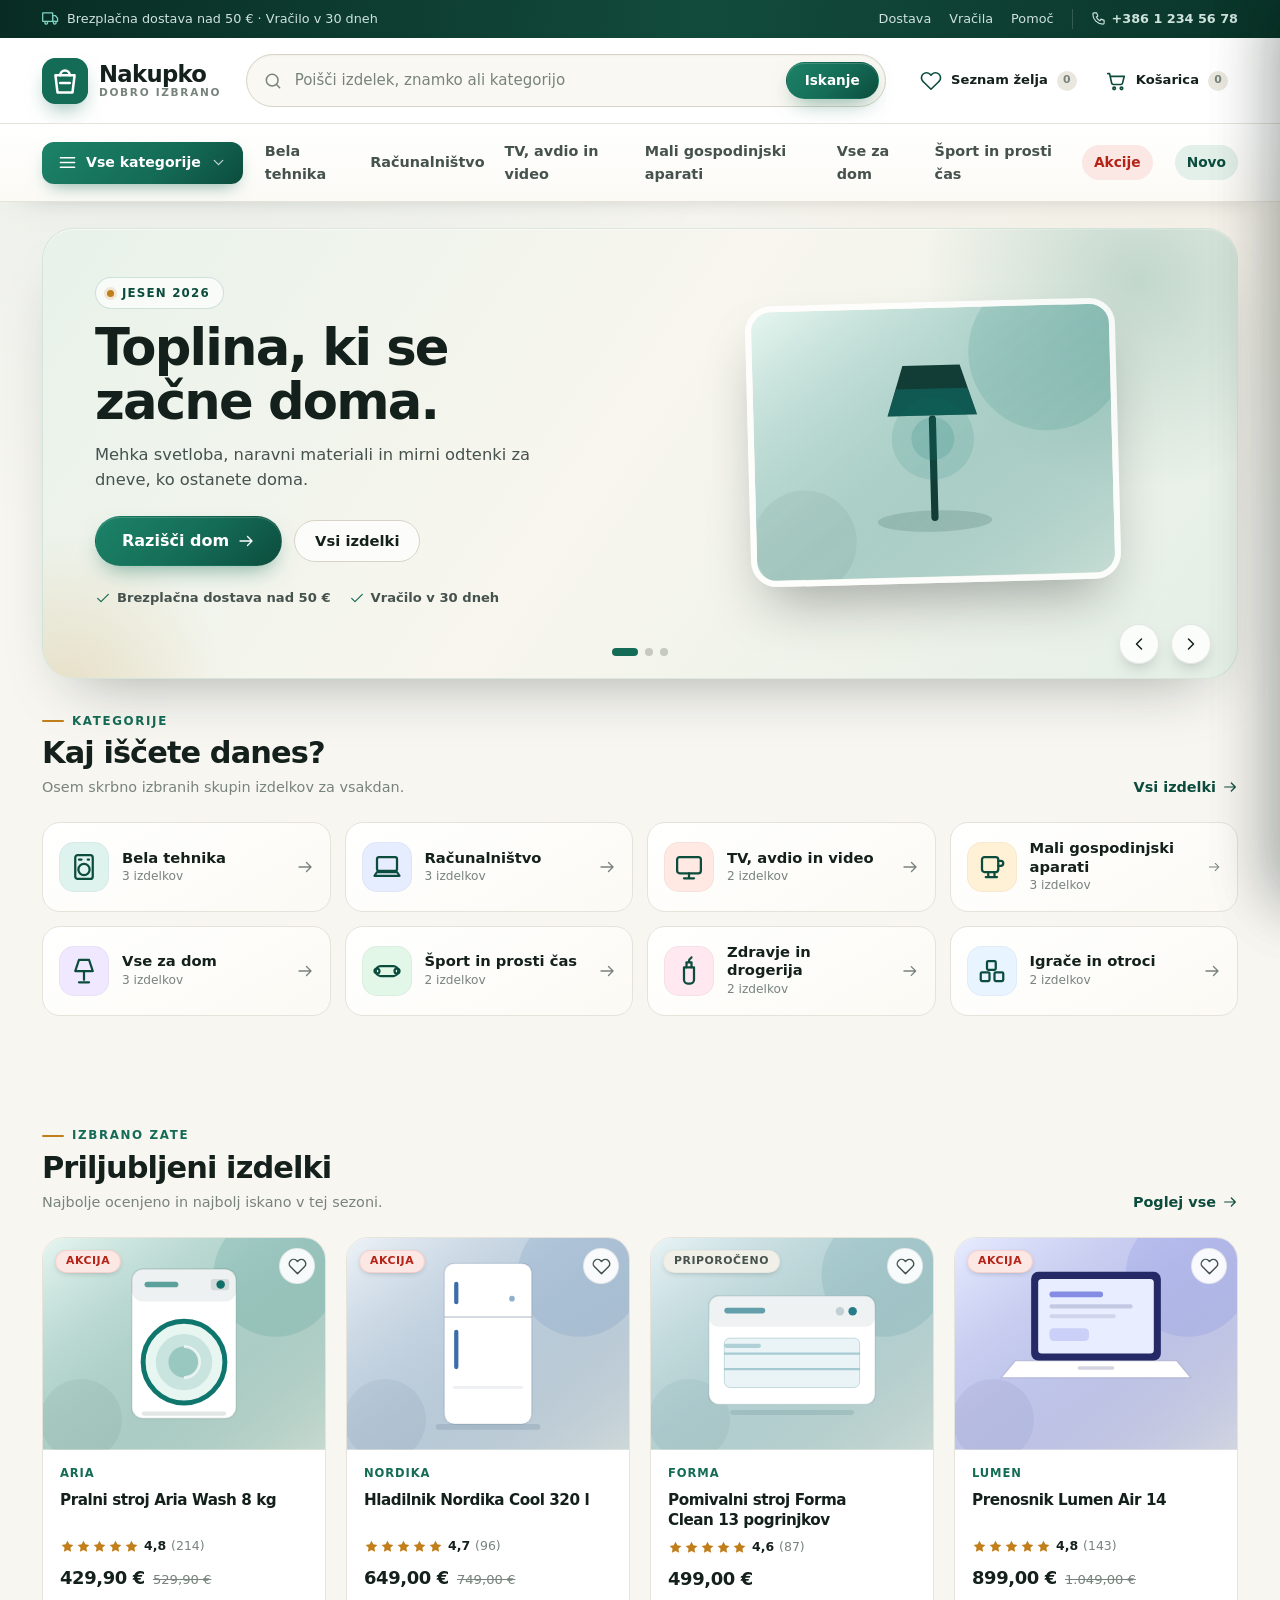
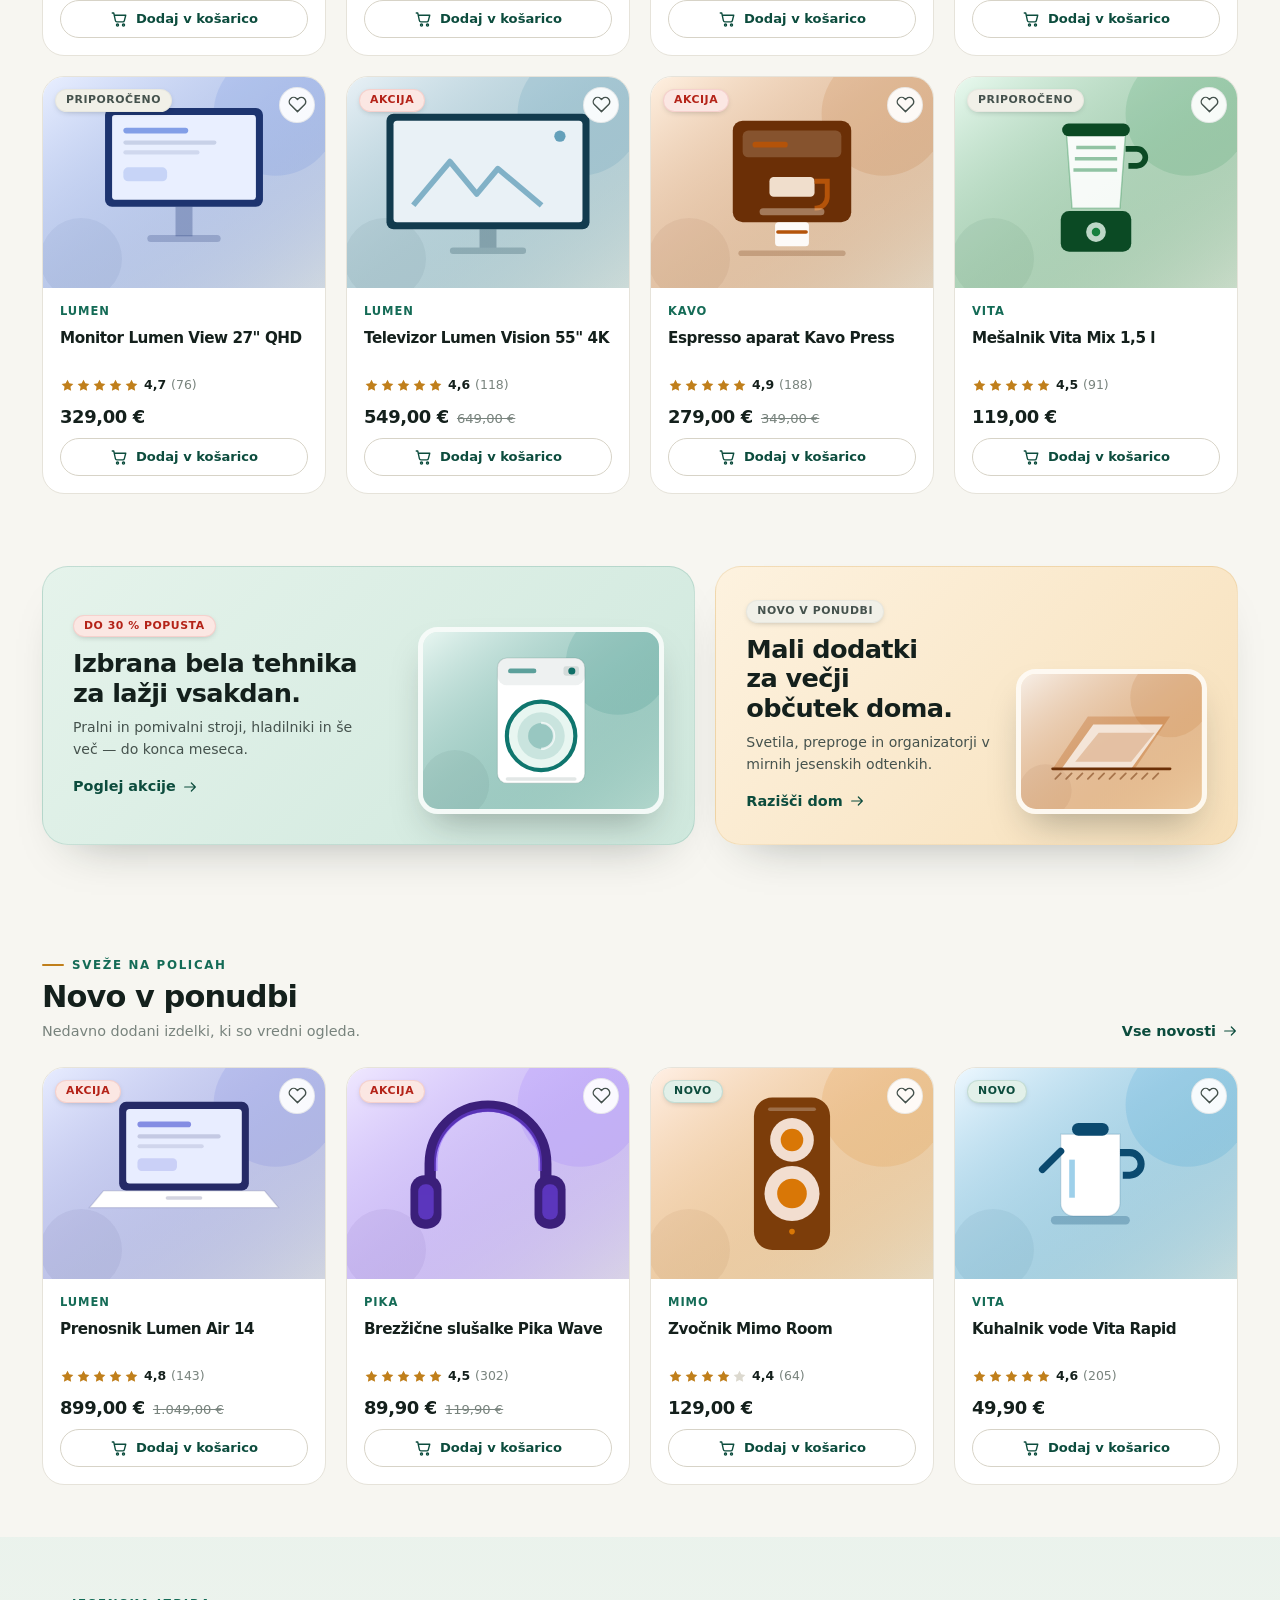
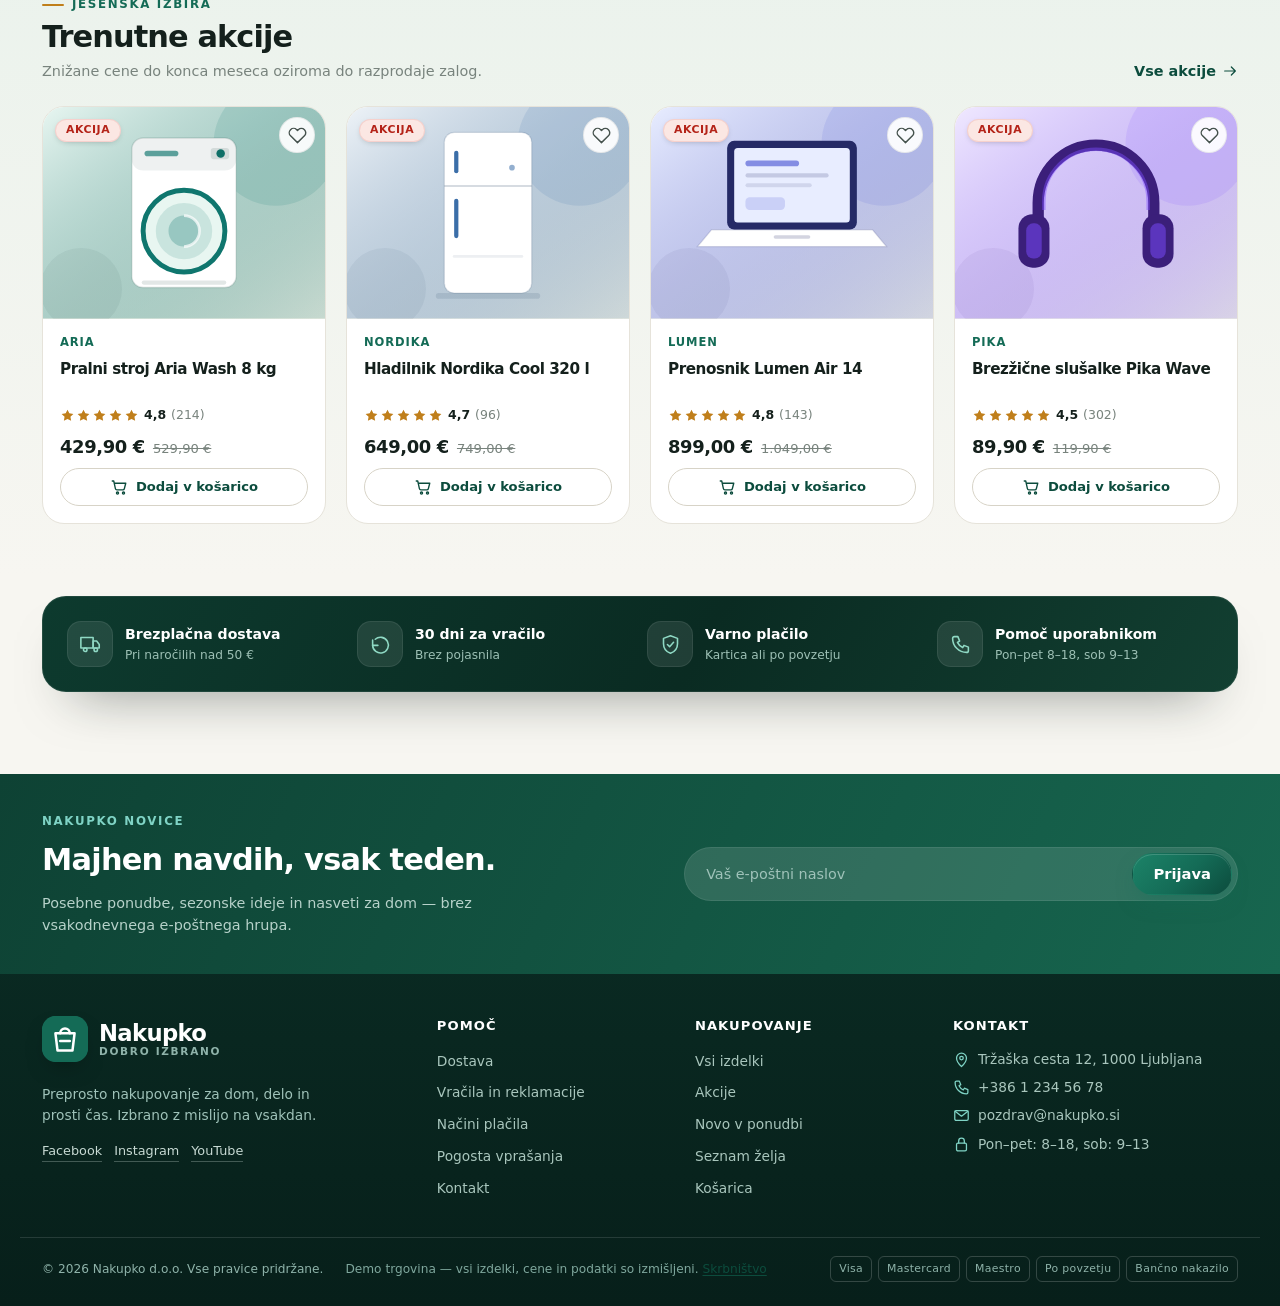
<file: index.html>
<!doctype html>
<html lang="sl">
<head>
  <meta charset="utf-8">
  <meta name="viewport" content="width=device-width, initial-scale=1">
  <title>Nakupko — dobro izbrano za dom, delo in prosti čas</title>
  <meta name="description" content="Nakupko je demo spletna trgovina z izbrano belo tehniko, računalništvom, opremo za dom in prosti čas. Vsi izdelki in podatki so izmišljeni.">
  <meta name="theme-color" content="#146b56">
  <link rel="icon" href="assets/img/favicon.svg" type="image/svg+xml">
  <link rel="stylesheet" href="assets/css/style.css">
</head>
<body data-page="home">
  <a class="skip-link" href="#main">Preskoči na vsebino</a>
  <div id="site-header"></div>

  <main id="main">
    <section class="hero-wrap" aria-label="Izbrane ponudbe">
      <div class="container">
        <div class="hero" id="hero">
          <div id="hero-slides"></div>
          <div class="hero-dots" id="hero-dots"></div>
          <button class="hero-arrow hero-arrow--prev" type="button" data-hero-prev aria-label="Prejšnja ponudba">
            <svg class="icon" width="20" height="20" viewBox="0 0 24 24" fill="none" stroke="currentColor" stroke-width="1.8" stroke-linecap="round" stroke-linejoin="round" aria-hidden="true"><path d="M15 18l-6-6 6-6"/></svg>
          </button>
          <button class="hero-arrow hero-arrow--next" type="button" data-hero-next aria-label="Naslednja ponudba">
            <svg class="icon" width="20" height="20" viewBox="0 0 24 24" fill="none" stroke="currentColor" stroke-width="1.8" stroke-linecap="round" stroke-linejoin="round" aria-hidden="true"><path d="M9 18l6-6-6-6"/></svg>
          </button>
        </div>
      </div>
    </section>

    <section class="section section--tight">
      <div class="container">
        <div class="section-head">
          <div>
            <p class="eyebrow">Kategorije</p>
            <h2>Kaj iščete danes?</h2>
            <p>Osem skrbno izbranih skupin izdelkov za vsakdan.</p>
          </div>
          <a class="text-link" href="category.html">Vsi izdelki
            <svg class="icon" width="16" height="16" viewBox="0 0 24 24" fill="none" stroke="currentColor" stroke-width="1.8" stroke-linecap="round" stroke-linejoin="round" aria-hidden="true"><path d="M4 12h16M14 6l6 6-6 6"/></svg>
          </a>
        </div>
        <div class="category-tiles" id="category-tiles"></div>
      </div>
    </section>

    <section class="section">
      <div class="container">
        <div class="section-head">
          <div>
            <p class="eyebrow">Izbrano zate</p>
            <h2>Priljubljeni izdelki</h2>
            <p>Najbolje ocenjeno in najbolj iskano v tej sezoni.</p>
          </div>
          <a class="text-link" href="category.html?sort=rating">Poglej vse
            <svg class="icon" width="16" height="16" viewBox="0 0 24 24" fill="none" stroke="currentColor" stroke-width="1.8" stroke-linecap="round" stroke-linejoin="round" aria-hidden="true"><path d="M4 12h16M14 6l6 6-6 6"/></svg>
          </a>
        </div>
        <div id="featured-grid"></div>
      </div>
    </section>

    <section class="section section--tight">
      <div class="container">
        <div class="promo-grid" id="promo-grid"></div>
      </div>
    </section>

    <section class="section">
      <div class="container">
        <div class="section-head">
          <div>
            <p class="eyebrow">Sveže na policah</p>
            <h2>Novo v ponudbi</h2>
            <p>Nedavno dodani izdelki, ki so vredni ogleda.</p>
          </div>
          <a class="text-link" href="category.html?new=1">Vse novosti
            <svg class="icon" width="16" height="16" viewBox="0 0 24 24" fill="none" stroke="currentColor" stroke-width="1.8" stroke-linecap="round" stroke-linejoin="round" aria-hidden="true"><path d="M4 12h16M14 6l6 6-6 6"/></svg>
          </a>
        </div>
        <div id="new-grid"></div>
      </div>
    </section>

    <section class="section" id="custom-section" hidden>
      <div class="container">
        <div class="section-head">
          <div>
            <p class="eyebrow">Dodano v vaši trgovini</p>
            <h2>Vaši izdelki</h2>
            <p>Izdelki, ki ste jih dodali v skrbniškem pogledu tega brskalnika.</p>
          </div>
          <a class="text-link" href="admin.html">Uredi izdelke
            <svg class="icon" width="16" height="16" viewBox="0 0 24 24" fill="none" stroke="currentColor" stroke-width="1.8" stroke-linecap="round" stroke-linejoin="round" aria-hidden="true"><path d="M4 12h16M14 6l6 6-6 6"/></svg>
          </a>
        </div>
        <div id="custom-grid"></div>
      </div>
    </section>

    <section class="section section--soft">
      <div class="container">
        <div class="section-head">
          <div>
            <p class="eyebrow">Jesenska izbira</p>
            <h2>Trenutne akcije</h2>
            <p>Znižane cene do konca meseca oziroma do razprodaje zalog.</p>
          </div>
          <a class="text-link" href="category.html?sale=1">Vse akcije
            <svg class="icon" width="16" height="16" viewBox="0 0 24 24" fill="none" stroke="currentColor" stroke-width="1.8" stroke-linecap="round" stroke-linejoin="round" aria-hidden="true"><path d="M4 12h16M14 6l6 6-6 6"/></svg>
          </a>
        </div>
        <div id="sale-grid"></div>
      </div>
    </section>

    <section class="section" id="recent-section" hidden>
      <div class="container">
        <div class="section-head">
          <div>
            <p class="eyebrow">Nadaljujte tam, kjer ste ostali</p>
            <h2>Nedavno ogledano</h2>
          </div>
          <a class="text-link" href="category.html">Poglej vse
            <svg class="icon" width="16" height="16" viewBox="0 0 24 24" fill="none" stroke="currentColor" stroke-width="1.8" stroke-linecap="round" stroke-linejoin="round" aria-hidden="true"><path d="M4 12h16M14 6l6 6-6 6"/></svg>
          </a>
        </div>
        <div id="recent-grid"></div>
      </div>
    </section>

    <section class="section section--tight">
      <div class="container">
        <ul class="trust-bar">
          <li>
            <span class="trust-bar__icon">
              <svg class="icon" width="21" height="21" viewBox="0 0 24 24" fill="none" stroke="currentColor" stroke-width="1.8" stroke-linecap="round" stroke-linejoin="round" aria-hidden="true"><path d="M1 4h14v12H1z"/><path d="M15 8h4l3 4v4h-7z"/><circle cx="6" cy="18" r="2"/><circle cx="18" cy="18" r="2"/></svg>
            </span>
            <span><strong>Brezplačna dostava</strong><small>Pri naročilih nad 50 €</small></span>
          </li>
          <li>
            <span class="trust-bar__icon">
              <svg class="icon" width="21" height="21" viewBox="0 0 24 24" fill="none" stroke="currentColor" stroke-width="1.8" stroke-linecap="round" stroke-linejoin="round" aria-hidden="true"><path d="M3 7v6h6"/><path d="M3 13a9 9 0 1 0 3-7"/></svg>
            </span>
            <span><strong>30 dni za vračilo</strong><small>Brez pojasnila</small></span>
          </li>
          <li>
            <span class="trust-bar__icon">
              <svg class="icon" width="21" height="21" viewBox="0 0 24 24" fill="none" stroke="currentColor" stroke-width="1.8" stroke-linecap="round" stroke-linejoin="round" aria-hidden="true"><path d="M12 2l8 3v6c0 5-3.4 9.2-8 11-4.6-1.8-8-6-8-11V5Z"/><path d="M8.5 12l2.5 2.5 4.5-5"/></svg>
            </span>
            <span><strong>Varno plačilo</strong><small>Kartica ali po povzetju</small></span>
          </li>
          <li>
            <span class="trust-bar__icon">
              <svg class="icon" width="21" height="21" viewBox="0 0 24 24" fill="none" stroke="currentColor" stroke-width="1.8" stroke-linecap="round" stroke-linejoin="round" aria-hidden="true"><path d="M5 3h4l2 5-2.5 1.5a13 13 0 0 0 6 6L16 13l5 2v4a2 2 0 0 1-2 2A16 16 0 0 1 3 5a2 2 0 0 1 2-2Z"/></svg>
            </span>
            <span><strong>Pomoč uporabnikom</strong><small>Pon–pet 8–18, sob 9–13</small></span>
          </li>
        </ul>
      </div>
    </section>
  </main>

  <div id="site-footer"></div>

  <script src="config.js"></script>
  <script src="assets/js/data.js"></script>
  <script src="assets/js/art.js"></script>
  <script src="assets/js/core.js"></script>
  <script src="assets/js/pages.js"></script>
</body>
</html>
</file>
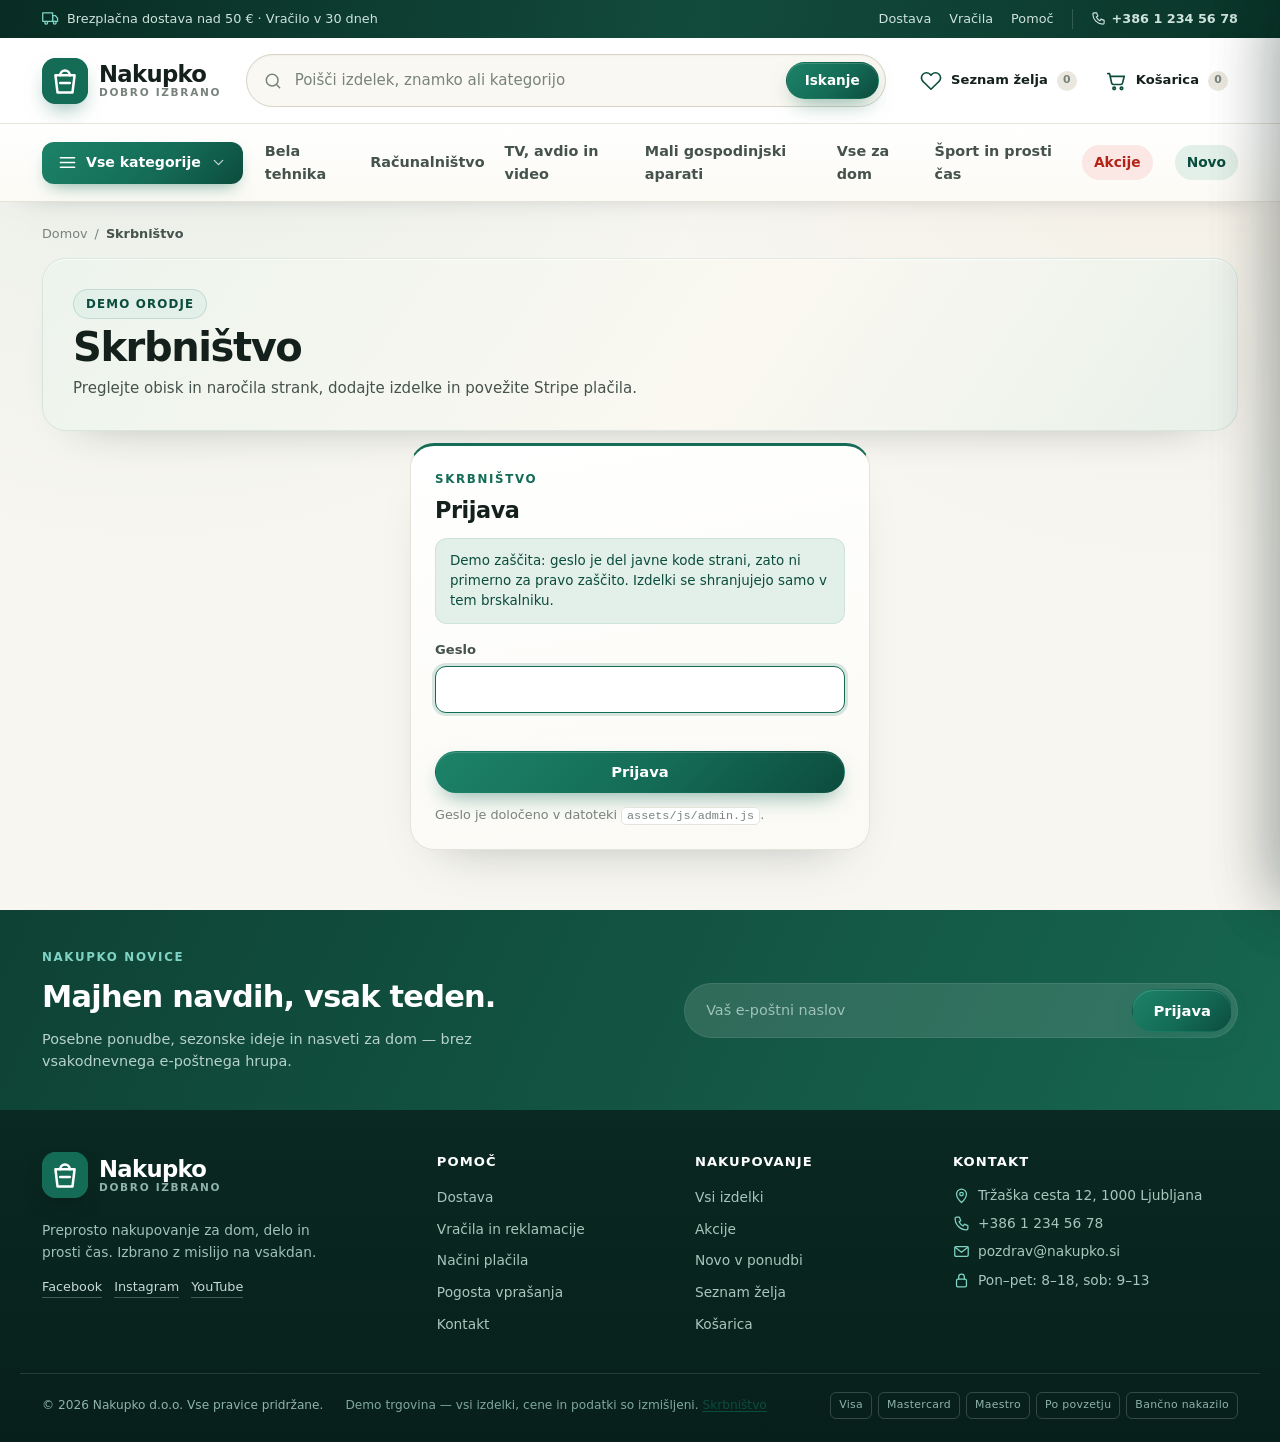
<file: admin.html>
<!doctype html>
<html lang="sl">
<head>
  <meta charset="utf-8">
  <meta name="viewport" content="width=device-width, initial-scale=1">
  <title>Skrbništvo | Nakupko</title>
  <meta name="description" content="Demo skrbniški pogled za pregled obiska in naročil, urejanje izdelkov in povezavo Stripe plačil v Nakupko trgovini.">
  <meta name="robots" content="noindex">
  <meta name="theme-color" content="#146b56">
  <link rel="icon" href="assets/img/favicon.svg" type="image/svg+xml">
  <link rel="stylesheet" href="assets/css/style.css">
</head>
<body data-page="admin">
  <a class="skip-link" href="#main">Preskoči na vsebino</a>
  <div id="site-header"></div>

  <main id="main">
    <div class="container">
      <nav class="breadcrumb" aria-label="Drobtinice">
        <a href="index.html">Domov</a>
        <span>/</span>
        <span aria-current="page">Skrbništvo</span>
      </nav>

      <header class="page-head">
        <p class="eyebrow">Demo orodje</p>
        <h1>Skrbništvo</h1>
        <p>Preglejte obisk in naročila strank, dodajte izdelke in povežite Stripe plačila.</p>
      </header>

      <div id="admin-root"></div>
    </div>
  </main>

  <div id="site-footer"></div>

  <script src="config.js"></script>
  <script src="assets/js/data.js"></script>
  <script src="assets/js/art.js"></script>
  <script src="assets/js/core.js"></script>
  <script src="assets/js/admin.js"></script>
</body>
</html>
</file>
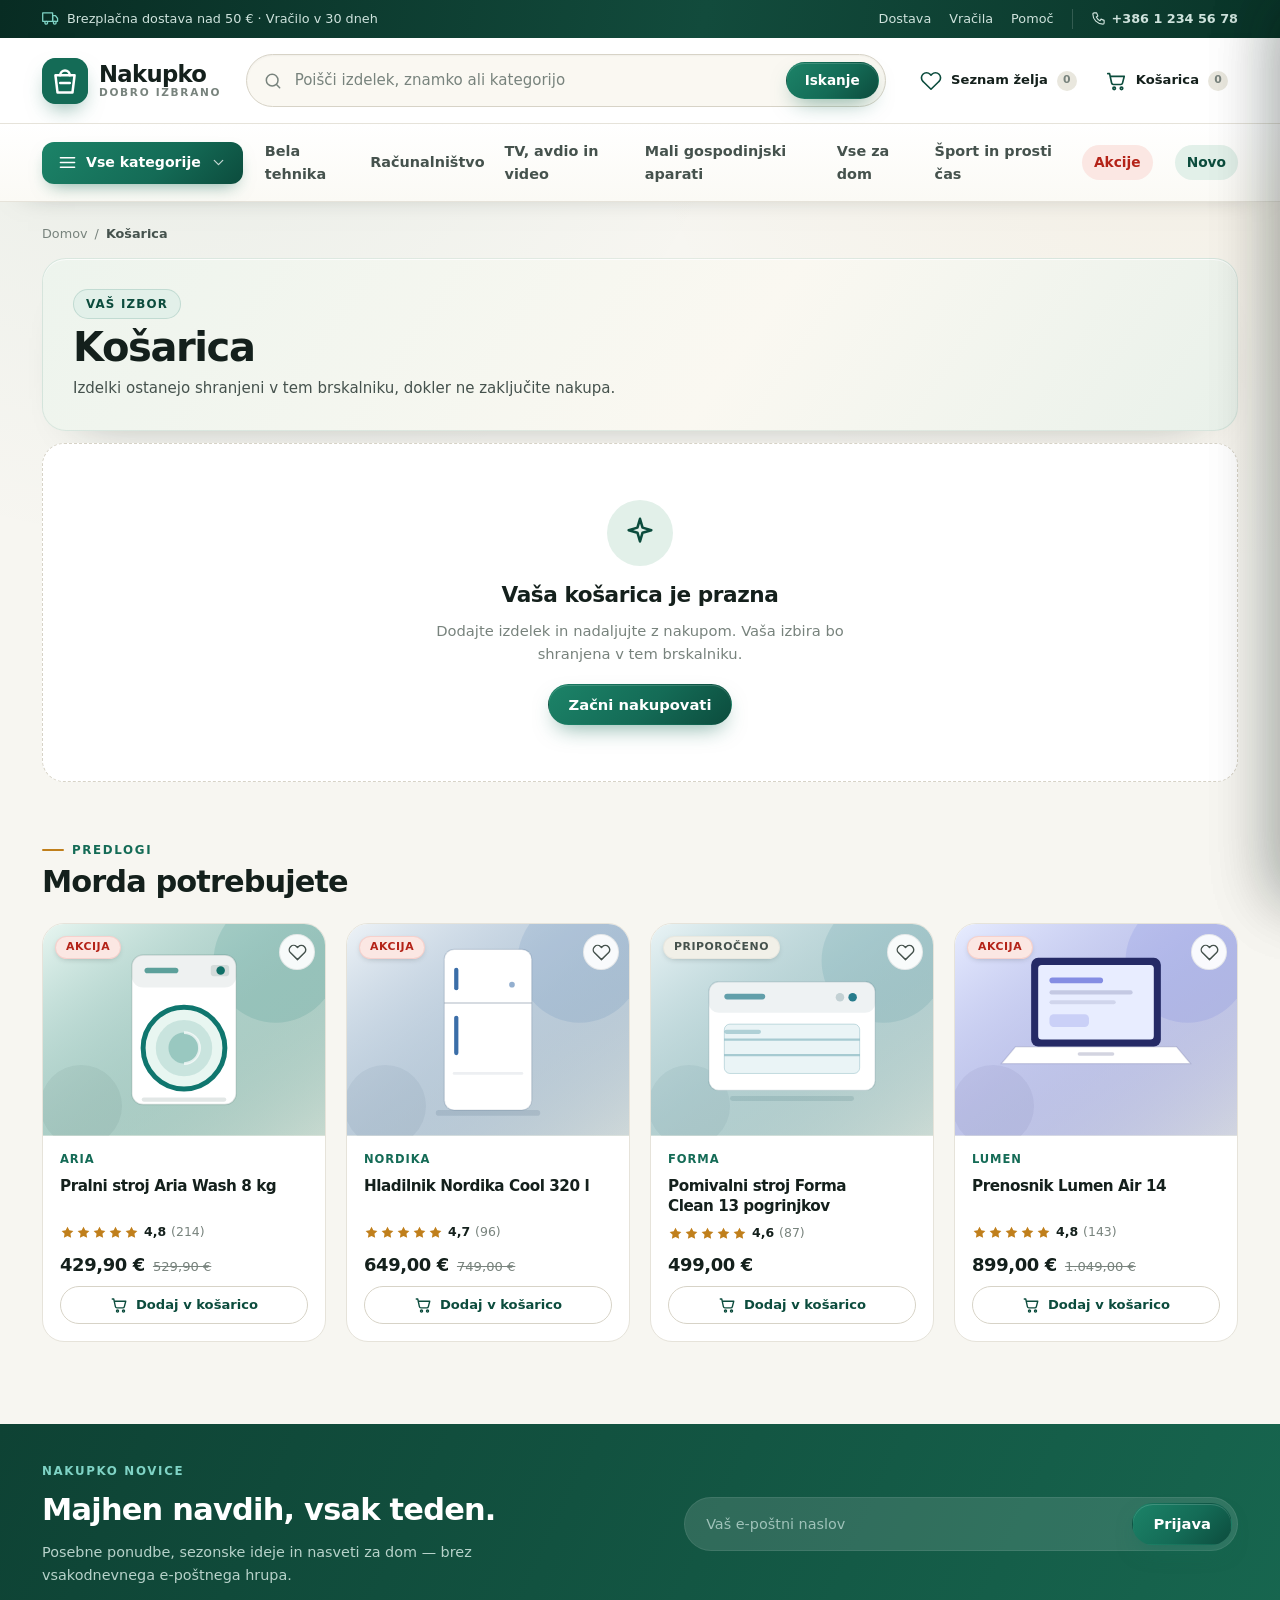
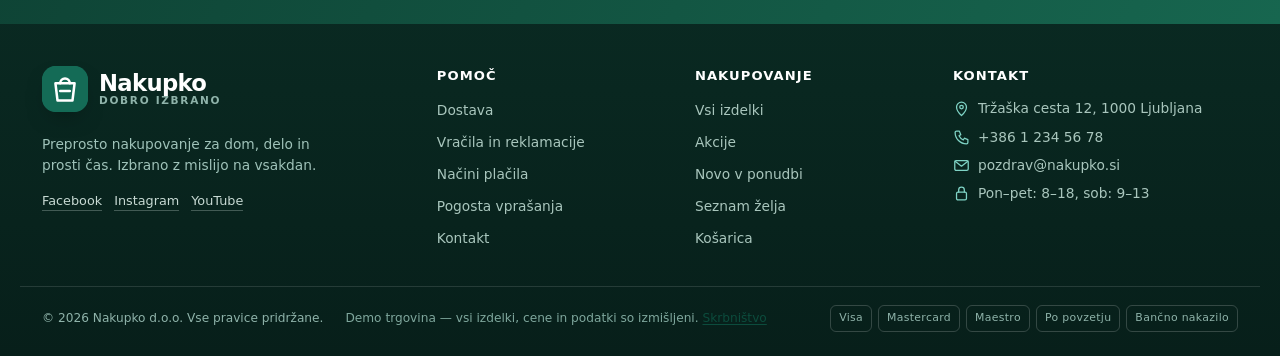
<file: cart.html>
<!doctype html>
<html lang="sl">
<head>
  <meta charset="utf-8">
  <meta name="viewport" content="width=device-width, initial-scale=1">
  <title>Košarica | Nakupko</title>
  <meta name="description" content="Preglejte izbrane izdelke, uporabite kodo za popust in nadaljujte na blagajno.">
  <meta name="theme-color" content="#146b56">
  <link rel="icon" href="assets/img/favicon.svg" type="image/svg+xml">
  <link rel="stylesheet" href="assets/css/style.css">
</head>
<body data-page="cart">
  <a class="skip-link" href="#main">Preskoči na vsebino</a>
  <div id="site-header"></div>

  <main id="main">
    <div class="container">
      <nav class="breadcrumb" aria-label="Drobtinice">
        <a href="index.html">Domov</a>
        <span>/</span>
        <span aria-current="page">Košarica</span>
      </nav>

      <header class="page-head">
        <p class="eyebrow">Vaš izbor</p>
        <h1>Košarica</h1>
        <p>Izdelki ostanejo shranjeni v tem brskalniku, dokler ne zaključite nakupa.</p>
      </header>

      <div id="cart-root"></div>
    </div>
  </main>

  <div id="site-footer"></div>

  <script src="config.js"></script>
  <script src="assets/js/data.js"></script>
  <script src="assets/js/art.js"></script>
  <script src="assets/js/core.js"></script>
  <script src="assets/js/pages.js"></script>
</body>
</html>
</file>
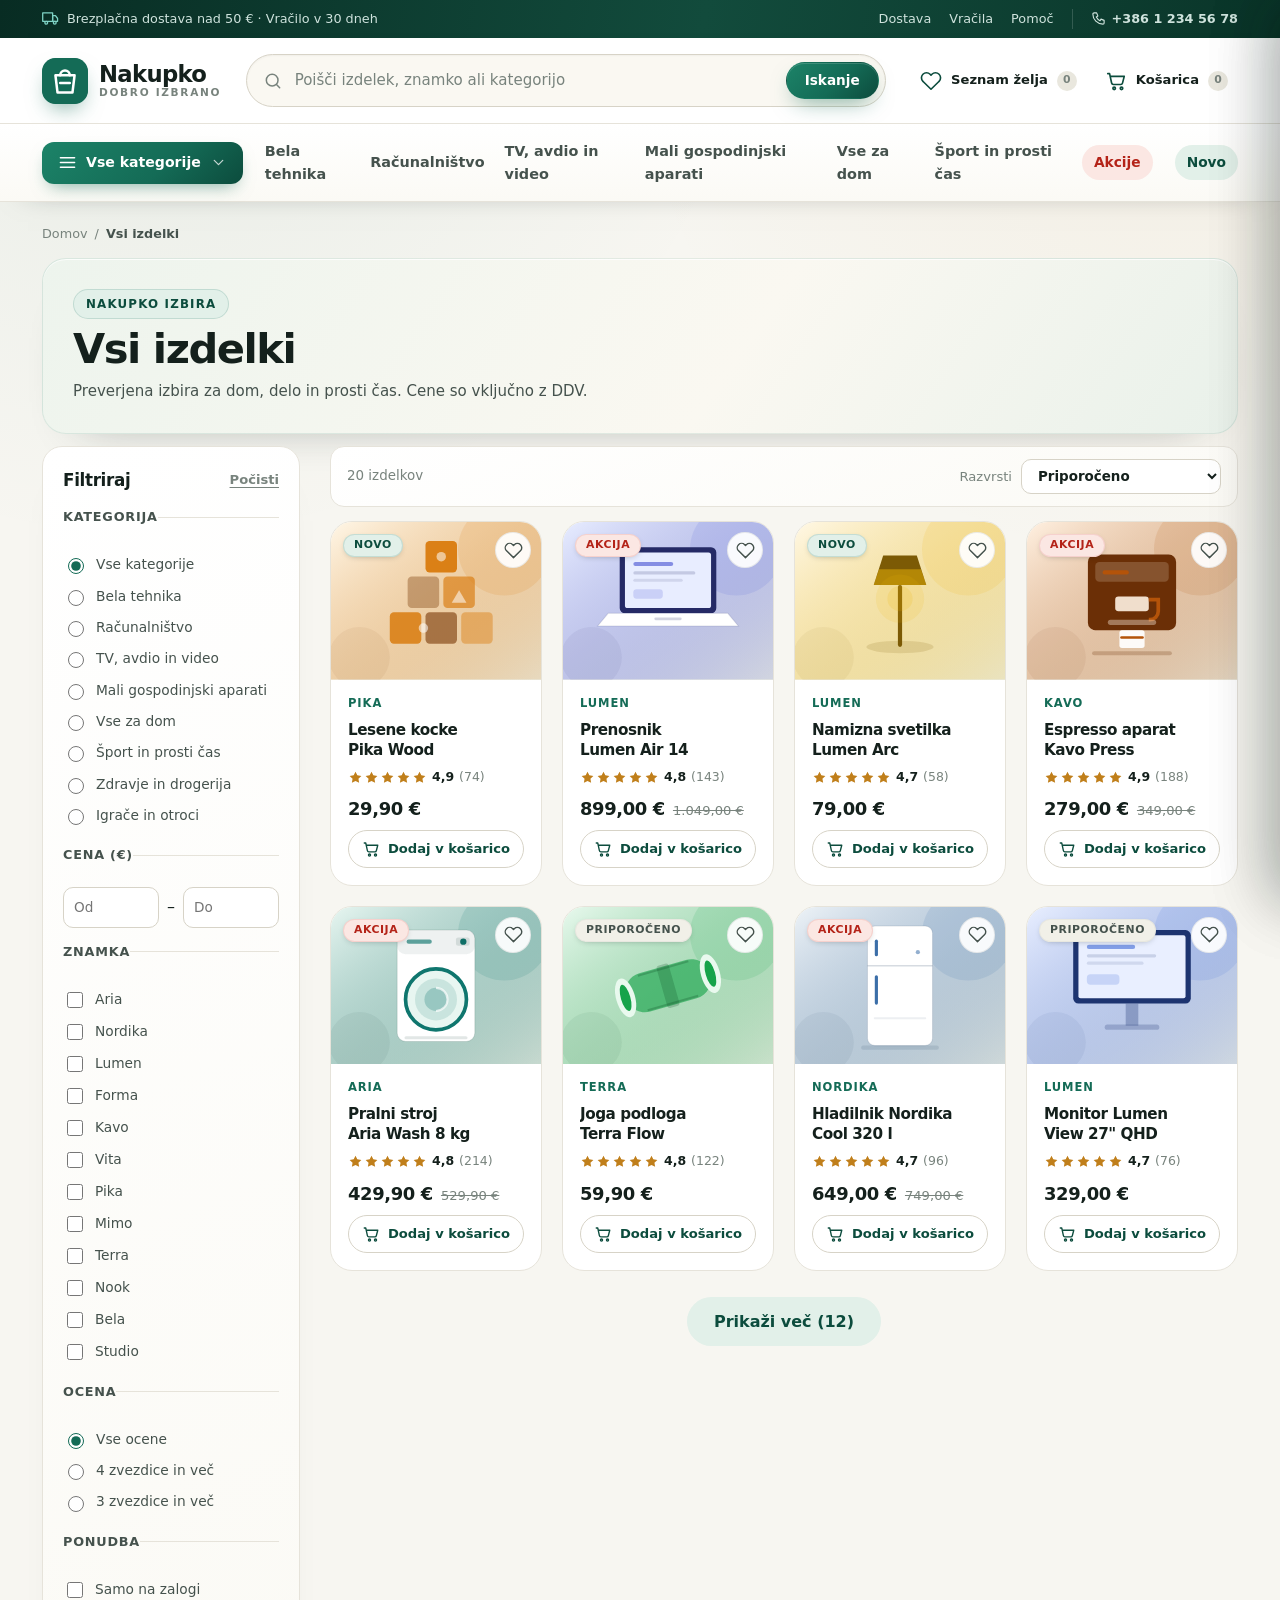
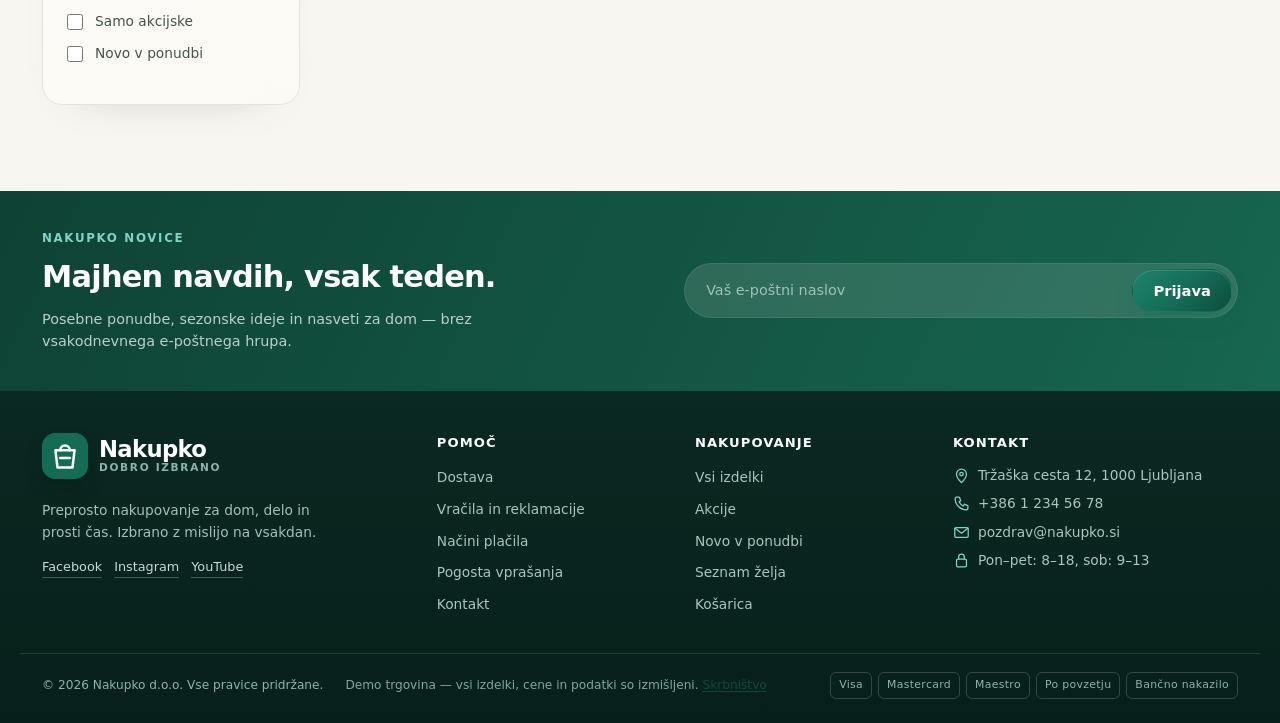
<file: category.html>
<!doctype html>
<html lang="sl">
<head>
  <meta charset="utf-8">
  <meta name="viewport" content="width=device-width, initial-scale=1">
  <title>Vsi izdelki | Nakupko</title>
  <meta name="description" content="Prebrskajte celotno ponudbo Nakupko: bela tehnika, računalništvo, TV in avdio, mali aparati, dom, šport, zdravje ter igrače.">
  <meta name="theme-color" content="#146b56">
  <link rel="icon" href="assets/img/favicon.svg" type="image/svg+xml">
  <link rel="stylesheet" href="assets/css/style.css">
</head>
<body data-page="category">
  <a class="skip-link" href="#main">Preskoči na vsebino</a>
  <div id="site-header"></div>

  <main id="main">
    <div class="container">
      <nav class="breadcrumb" aria-label="Drobtinice">
        <a href="index.html">Domov</a>
        <span>/</span>
        <span id="catalog-crumb" aria-current="page">Vsi izdelki</span>
      </nav>

      <header class="catalog-head">
        <p class="eyebrow">Nakupko izbira</p>
        <h1 id="catalog-title">Vsi izdelki</h1>
        <p id="catalog-description">Preverjena izbira za dom, delo in prosti čas. Cene so vključno z DDV.</p>
      </header>

      <div class="catalog-layout">
        <aside class="filters" id="filters" aria-label="Filtri izdelkov"></aside>

        <div class="catalog-main">
          <div class="catalog-toolbar">
            <button class="btn btn--soft filter-toggle" type="button" data-filter-toggle aria-expanded="false" aria-controls="filters">
              <svg class="icon" width="16" height="16" viewBox="0 0 24 24" fill="none" stroke="currentColor" stroke-width="1.8" stroke-linecap="round" stroke-linejoin="round" aria-hidden="true"><path d="M3 5h18l-7 8v6l-4 2v-8Z"/></svg>
              Filtri
            </button>
            <p class="catalog-count" id="catalog-count" aria-live="polite"></p>
            <div class="catalog-sort">
              <label for="sort">Razvrsti</label>
              <select id="sort" name="sort">
                <option value="relevance">Priporočeno</option>
                <option value="price-asc">Cena: najnižja</option>
                <option value="price-desc">Cena: najvišja</option>
                <option value="rating">Najbolje ocenjeno</option>
                <option value="newest">Najnovejše</option>
              </select>
            </div>
          </div>

          <div class="active-filters" id="active-filters"></div>
          <div class="product-grid" id="catalog-grid"></div>
          <div class="empty-state" id="catalog-empty" hidden></div>
          <div class="catalog-more">
            <button class="btn btn--soft btn--lg" type="button" id="load-more" hidden>Prikaži več</button>
          </div>
        </div>
      </div>
    </div>
  </main>

  <div id="site-footer"></div>

  <script src="config.js"></script>
  <script src="assets/js/data.js"></script>
  <script src="assets/js/art.js"></script>
  <script src="assets/js/core.js"></script>
  <script src="assets/js/pages.js"></script>
</body>
</html>
</file>
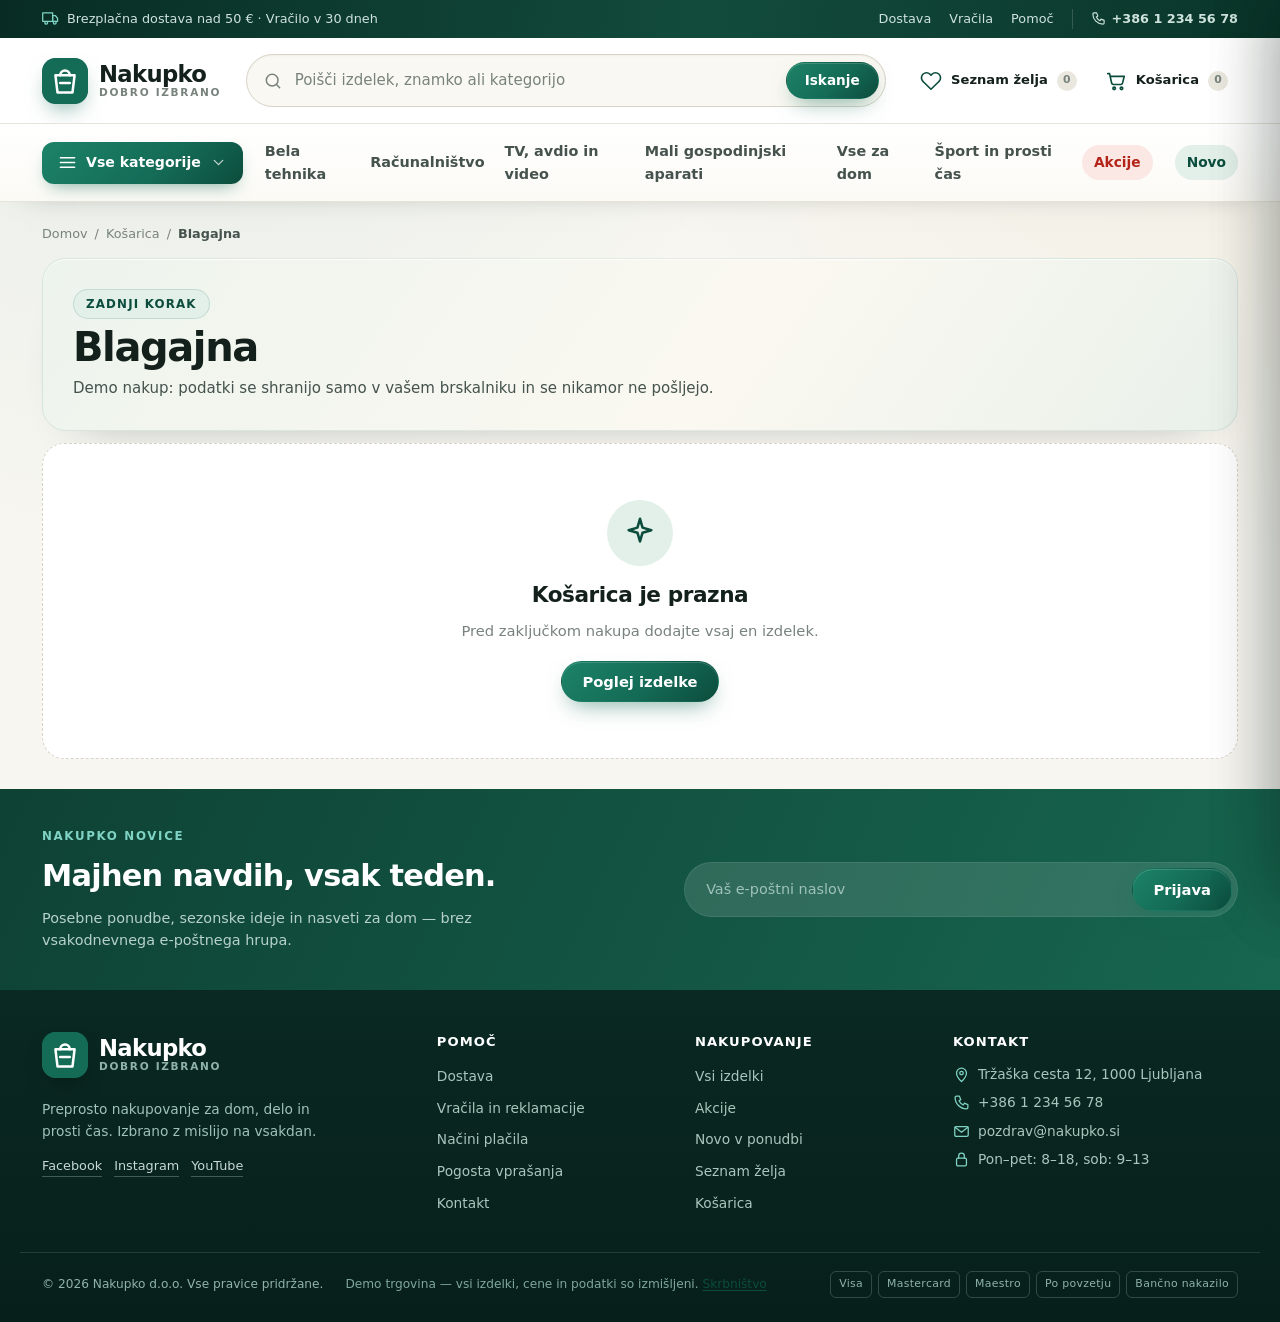
<file: checkout.html>
<!doctype html>
<html lang="sl">
<head>
  <meta charset="utf-8">
  <meta name="viewport" content="width=device-width, initial-scale=1">
  <title>Blagajna | Nakupko</title>
  <meta name="description" content="Demo blagajna Nakupko. Obrazec ne pošilja podatkov in ne izvede pravega plačila.">
  <meta name="theme-color" content="#146b56">
  <link rel="icon" href="assets/img/favicon.svg" type="image/svg+xml">
  <link rel="stylesheet" href="assets/css/style.css">
</head>
<body data-page="checkout">
  <a class="skip-link" href="#main">Preskoči na vsebino</a>
  <div id="site-header"></div>

  <main id="main">
    <div class="container">
      <nav class="breadcrumb" aria-label="Drobtinice">
        <a href="index.html">Domov</a>
        <span>/</span>
        <a href="cart.html">Košarica</a>
        <span>/</span>
        <span aria-current="page">Blagajna</span>
      </nav>

      <header class="page-head">
        <p class="eyebrow">Zadnji korak</p>
        <h1>Blagajna</h1>
        <p>Demo nakup: podatki se shranijo samo v vašem brskalniku in se nikamor ne pošljejo.</p>
      </header>

      <div id="checkout-root"></div>
    </div>
  </main>

  <div id="site-footer"></div>

  <script src="config.js"></script>
  <script src="assets/js/data.js"></script>
  <script src="assets/js/art.js"></script>
  <script src="assets/js/core.js"></script>
  <script src="assets/js/pages.js"></script>
</body>
</html>
</file>
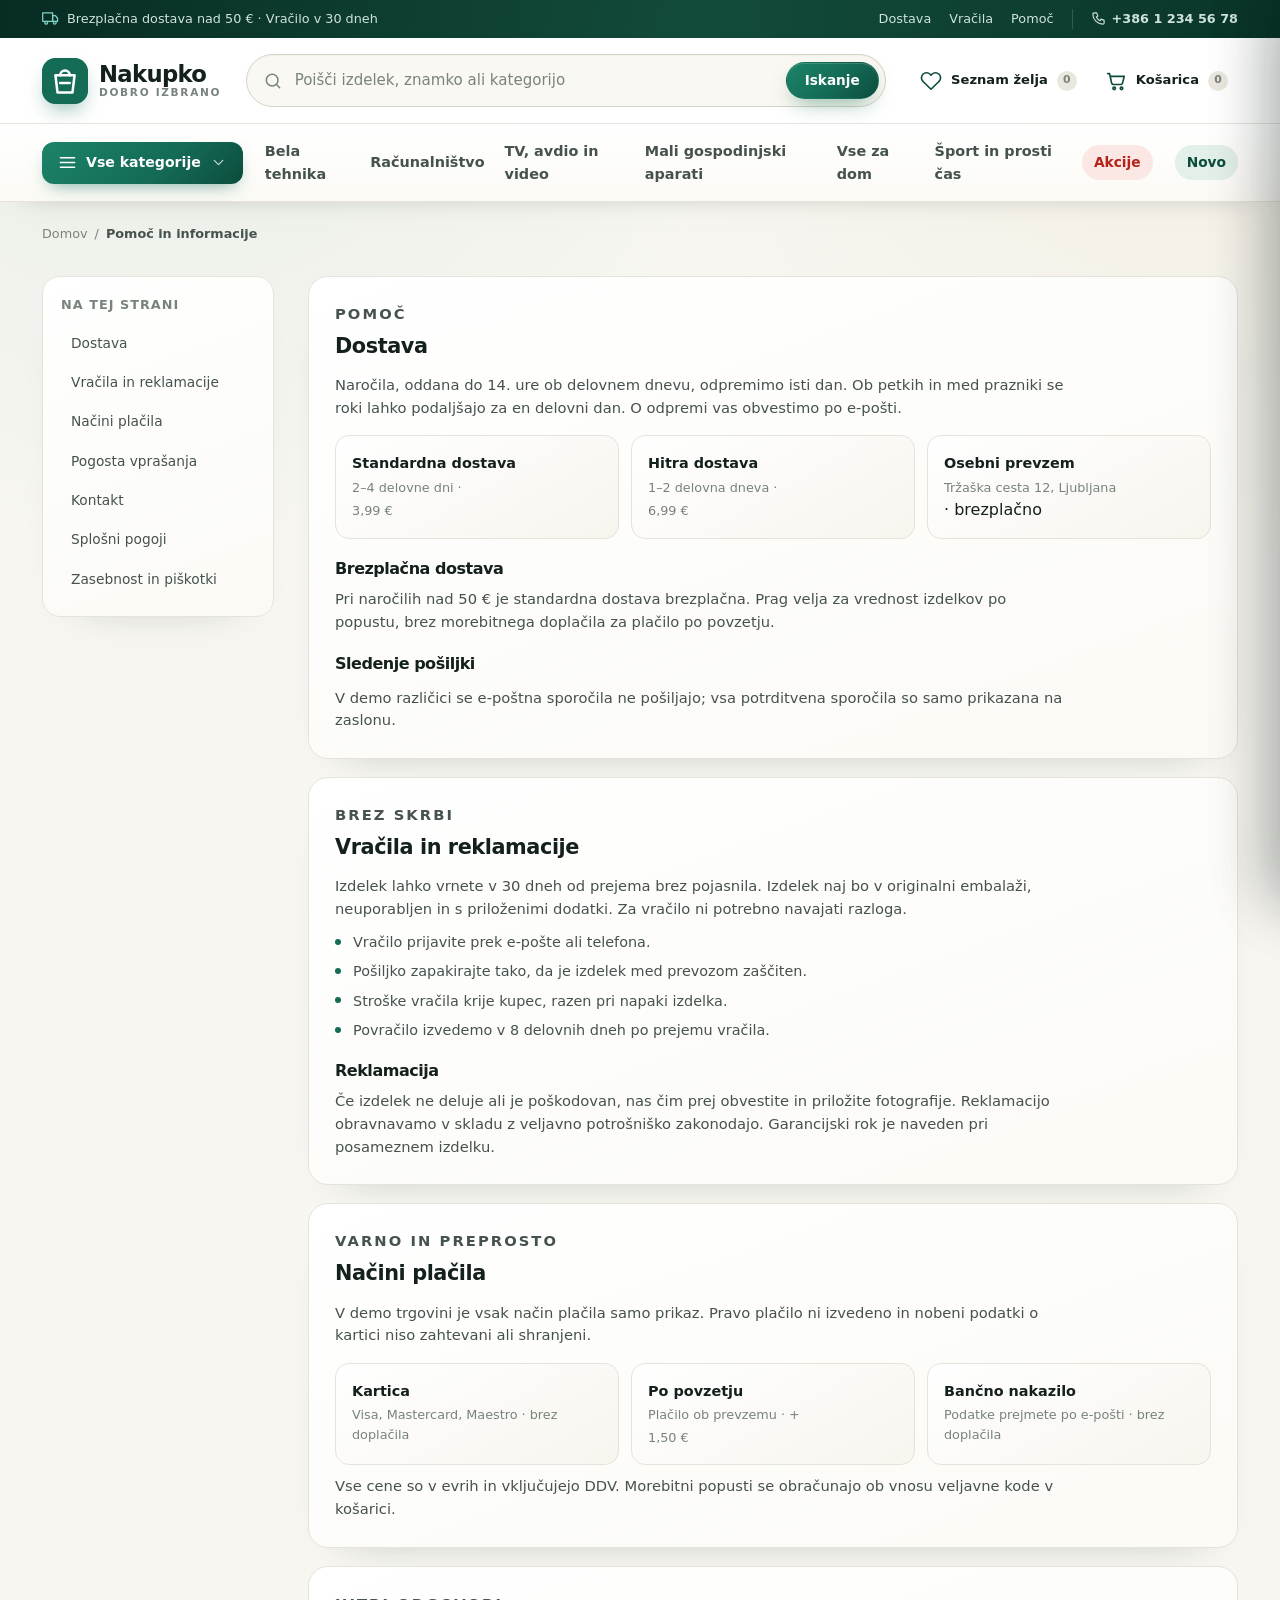
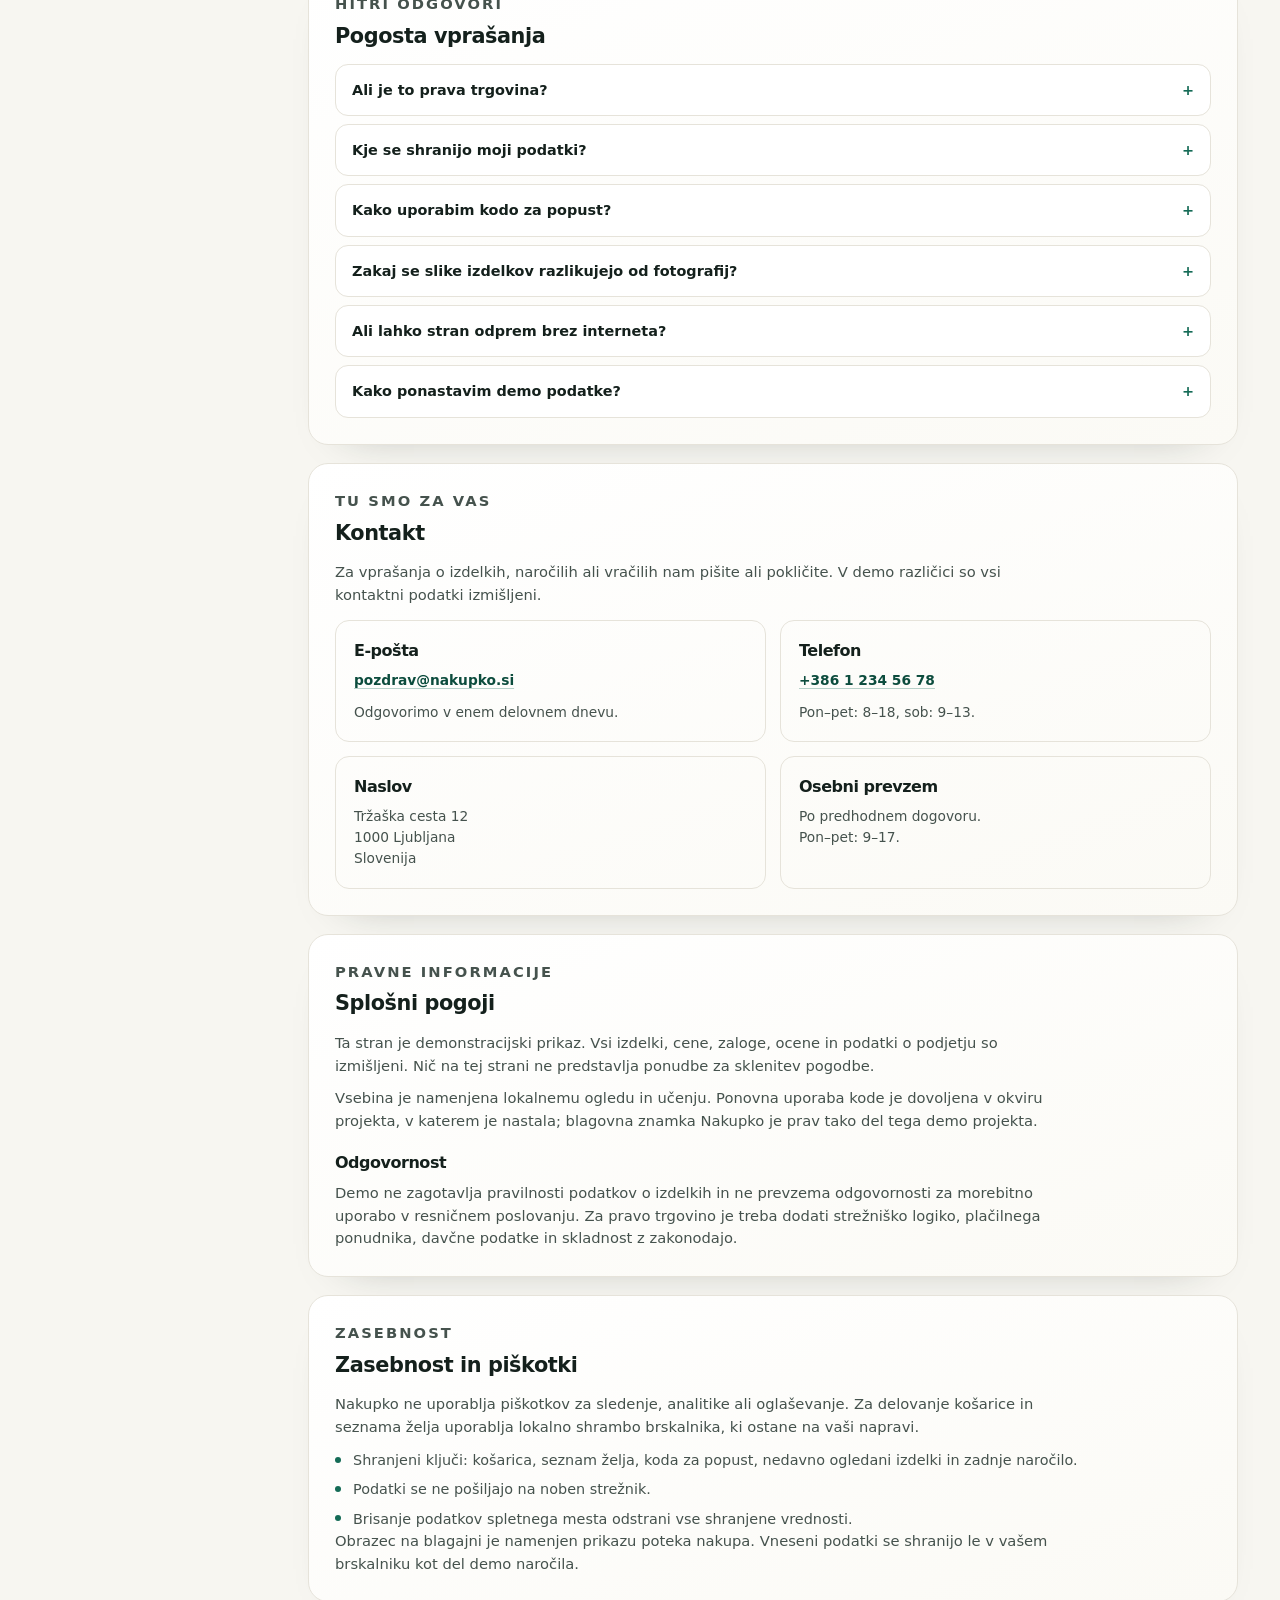
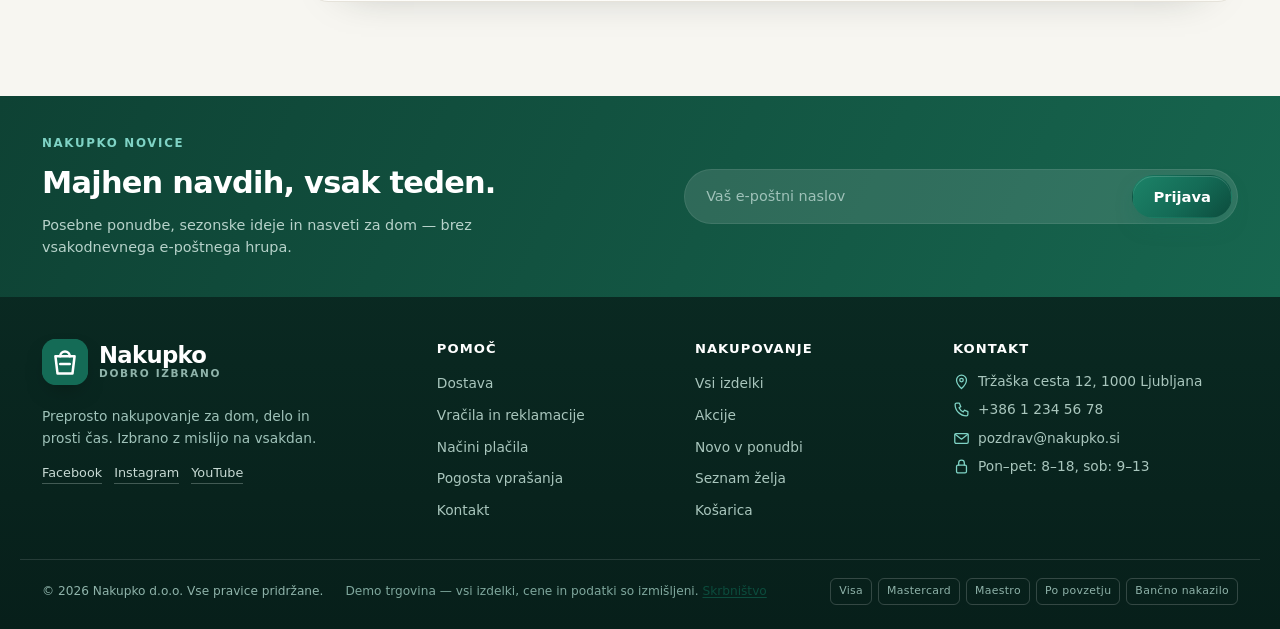
<file: info.html>
<!doctype html>
<html lang="sl">
<head>
  <meta charset="utf-8">
  <meta name="viewport" content="width=device-width, initial-scale=1">
  <title>Pomoč in informacije | Nakupko</title>
  <meta name="description" content="Dostava, vračila, plačilo, pogosta vprašanja, podatki o podjetju, splošni pogoji in zasebnost v trgovini Nakupko.">
  <meta name="theme-color" content="#146b56">
  <link rel="icon" href="assets/img/favicon.svg" type="image/svg+xml">
  <link rel="stylesheet" href="assets/css/style.css">
</head>
<body data-page="info">
  <a class="skip-link" href="#main">Preskoči na vsebino</a>
  <div id="site-header"></div>

  <main id="main">
    <div class="container">
      <nav class="breadcrumb" aria-label="Drobtinice">
        <a href="index.html">Domov</a>
        <span>/</span>
        <span aria-current="page">Pomoč in informacije</span>
      </nav>

      <div class="info-layout">
        <nav class="info-nav" aria-label="Kazalo pomoči">
          <h2>Na tej strani</h2>
          <ul>
            <li><a href="#dostava">Dostava</a></li>
            <li><a href="#vracila">Vračila in reklamacije</a></li>
            <li><a href="#placilo">Načini plačila</a></li>
            <li><a href="#faq">Pogosta vprašanja</a></li>
            <li><a href="#kontakt">Kontakt</a></li>
            <li class="live-only"><a href="#ponudnik">Podatki o podjetju</a></li>
            <li><a href="#pogoji">Splošni pogoji</a></li>
            <li><a href="#zasebnost">Zasebnost in piškotki</a></li>
          </ul>
        </nav>

        <div class="info-content">
          <section class="info-block" id="dostava">
            <p class="eyebrow">Pomoč</p>
            <h2>Dostava</h2>
            <p>Naročila, oddana do 14. ure ob delovnem dnevu, odpremimo isti dan. Ob petkih in med prazniki se roki lahko podaljšajo za en delovni dan. O odpremi vas obvestimo po e-pošti.</p>
            <div class="info-cards">
              <div class="info-card">
                <strong>Standardna dostava</strong>
                <span>2–4 delovne dni · <span data-store-price="standardShipping">3,99 €</span></span>
              </div>
              <div class="info-card">
                <strong>Hitra dostava</strong>
                <span>1–2 delovna dneva · <span data-store-price="expressShipping">6,99 €</span></span>
              </div>
              <div class="info-card">
                <strong>Osebni prevzem</strong>
                <span data-store-address>Tržaška cesta 12, Ljubljana</span> · brezplačno
              </div>
            </div>
            <h3>Brezplačna dostava</h3>
            <p>Pri naročilih nad <span data-store-price="freeShippingThreshold">50 €</span> je standardna dostava brezplačna. Prag velja za vrednost izdelkov po popustu, brez morebitnega doplačila za plačilo po povzetju.</p>
            <h3>Sledenje pošiljki</h3>
            <p class="live-only">Ko pošiljko predamo prevozniku, prejmete e-poštno obvestilo s podatki za sledenje. Status svojega naročila lahko kadarkoli preverite prek povezave v potrditvenem sporočilu.</p>
            <p class="demo-only">V demo različici se e-poštna sporočila ne pošiljajo; vsa potrditvena sporočila so samo prikazana na zaslonu.</p>
          </section>

          <section class="info-block" id="vracila">
            <p class="eyebrow">Brez skrbi</p>
            <h2>Vračila in reklamacije</h2>

            <div class="live-only">
              <p>Pri nakupu na daljavo imate v skladu z Zakonom o varstvu potrošnikov pravico, da v <strong>14 dneh</strong> od prejema blaga odstopite od pogodbe brez navedbe razloga. Rok začne teči z dnem, ko blago prevzamete. Nakupko kot dodatno ugodnost omogoča vračilo v <strong>30 dneh</strong> od prejema.</p>
              <ul>
                <li>Odstop nam sporočite po e-pošti <a href="mailto:narocila@nakupko.local" data-store-email>narocila@nakupko.local</a> ali s priloženim obrazcem.</li>
                <li>Blago nam vrnite v 14 dneh po sporočilu o odstopu, v originalni embalaži in z vsemi priloženimi deli.</li>
                <li>Stroške vračila pošiljke krije kupec, razen če je izdelek poškodovan ali napačen.</li>
                <li>Plačilo povrnemo v 14 dneh po prejemu vračila oziroma po prejemu dokazila o odpremi, na enak način, kot ste ga izvedli.</li>
              </ul>
              <details>
                <summary>Obrazec za odstop od pogodbe</summary>
                <p>Ponudnik: <span data-store-name>Nakupko</span>, <span data-store-address>Tržaška cesta 1, 1000 Ljubljana</span>, <span data-store-email>narocila@nakupko.local</span>.</p>
                <p>Obvestilo o odstopu od pogodbe: s tem sporočam, da odstopam od pogodbe za naslednje blago (naziv in količina), naročeno dne ______, prejeto dne ______. Ime in priimek kupca: ______. Naslov kupca: ______. Datum: ______. Podpis (samo pri pisnem obvestilu): ______.</p>
              </details>
            </div>

            <div class="demo-only">
              <p>Izdelek lahko vrnete v 30 dneh od prejema brez pojasnila. Izdelek naj bo v originalni embalaži, neuporabljen in s priloženimi dodatki. Za vračilo ni potrebno navajati razloga.</p>
              <ul>
                <li>Vračilo prijavite prek e-pošte ali telefona.</li>
                <li>Pošiljko zapakirajte tako, da je izdelek med prevozom zaščiten.</li>
                <li>Stroške vračila krije kupec, razen pri napaki izdelka.</li>
                <li>Povračilo izvedemo v 8 delovnih dneh po prejemu vračila.</li>
              </ul>
            </div>

            <h3>Reklamacija</h3>
            <p>Če izdelek ne deluje ali je poškodovan, nas čim prej obvestite in priložite fotografije. Reklamacijo obravnavamo v skladu z veljavno potrošniško zakonodajo. Garancijski rok je naveden pri posameznem izdelku.</p>
          </section>

          <section class="info-block" id="placilo">
            <p class="eyebrow">Varno in preprosto</p>
            <h2>Načini plačila</h2>
            <p class="demo-only">V demo trgovini je vsak način plačila samo prikaz. Pravo plačilo ni izvedeno in nobeni podatki o kartici niso zahtevani ali shranjeni.</p>
            <p class="live-only">Plačilo izberete na blagajni. Podatkov o kartici ne shranjujemo; kartična plačila obdeluje Stripe v skladu s svojimi varnostnimi standardi.</p>
            <div class="info-cards">
              <div class="info-card">
                <strong>Kartica</strong>
                <span>Visa, Mastercard, Maestro · brez doplačila</span>
              </div>
              <div class="info-card">
                <strong>Po povzetju</strong>
                <span>Plačilo ob prevzemu · +<span data-store-price="codFee">1,50 €</span></span>
              </div>
              <div class="info-card">
                <strong>Bančno nakazilo</strong>
                <span>Podatke prejmete po e-pošti · brez doplačila</span>
              </div>
            </div>
            <p class="live-only">Pri bančnem nakazilu navedite sklic, ki ga prejmete ob potrditvi naročila. Naročilo odpremimo, ko je plačilo knjiženo na naš račun. IBAN: <strong data-store-iban>—</strong>.</p>
            <p>Vse cene so v evrih in vključujejo DDV. Morebitni popusti se obračunajo ob vnosu veljavne kode v košarici.</p>
          </section>

          <section class="info-block" id="faq">
            <p class="eyebrow">Hitri odgovori</p>
            <h2>Pogosta vprašanja</h2>
            <div class="faq">
              <details class="live-only">
                <summary>Ali je Nakupko prava trgovina?</summary>
                <p>Da. Naročila oddana na tej strani se zabeležijo v naši trgovini, izdelke pa odpremimo na navedeni naslov. Za vprašanja smo dosegljivi prek e-pošte in telefona.</p>
              </details>
              <details class="demo-only">
                <summary>Ali je to prava trgovina?</summary>
                <p>Ne. Nakupko je demo projekt z izmišljenimi izdelki, cenami in podatki. Namenjen je prikazu delovanja spletne trgovine in ne prodaji.</p>
              </details>
              <details class="live-only">
                <summary>Kje so moji podatki in kako jih lahko izbrišem?</summary>
                <p>Podatke o naročilu hranimo na strežniku trgovine, dokler je to potrebno za izpolnitev pogodbe in zakonske obveznosti. Za vpogled, popravek ali izbris pišite na <a href="mailto:narocila@nakupko.local" data-store-email>narocila@nakupko.local</a>. Podrobnosti so v poglavju <a href="#zasebnost">Zasebnost in piškotki</a>.</p>
              </details>
              <details class="demo-only">
                <summary>Kje se shranijo moji podatki?</summary>
                <p>Košarica, seznam želja in zadnje naročilo se shranijo v lokalno shrambo vašega brskalnika (localStorage). Podatki ne zapustijo naprave in se ne pošiljajo na strežnik.</p>
              </details>
              <details class="live-only">
                <summary>Kako preverim status svojega naročila?</summary>
                <p>Ob oddaji naročila prejmete e-pošto s povezavo do strani naročila. Povezava vsebuje varen žeton, zato je ne delite z drugimi. Na strani so prikazani status, povzetek in način plačila.</p>
              </details>
              <details>
                <summary>Kako uporabim kodo za popust?</summary>
                <p>V košarici vnesite kodo <strong>NAKUP10</strong> za 10 % popusta ali <strong>DOBRODOSLI</strong> za 5 € popusta. Koda se uporabi takoj in jo lahko kadarkoli odstranite.</p>
              </details>
              <details>
                <summary>Zakaj se slike izdelkov razlikujejo od fotografij?</summary>
                <p>Vsi prikazi so originalne vektorske ilustracije, ustvarjene za to trgovino. Trgovina ne uporablja fotografij ali blagovnih znamk drugih podjetij.</p>
              </details>
              <details class="demo-only">
                <summary>Ali lahko stran odprem brez interneta?</summary>
                <p>Da. Stran ne nalaga zunanjih pisav, slik ali skript. Dovolj je, da datoteke odprete v brskalniku — povezave med stranmi delujejo lokalno.</p>
              </details>
              <details class="demo-only">
                <summary>Kako ponastavim demo podatke?</summary>
                <p>Počistite podatke spletnega mesta v nastavitvah brskalnika ali v konzoli za razvijalce odstranite ključe, ki se začnejo z <code>nakupko.</code>.</p>
              </details>
            </div>
          </section>

          <section class="info-block" id="kontakt">
            <p class="eyebrow">Tu smo za vas</p>
            <h2>Kontakt</h2>
            <p class="demo-only">Za vprašanja o izdelkih, naročilih ali vračilih nam pišite ali pokličite. V demo različici so vsi kontaktni podatki izmišljeni.</p>
            <p class="live-only">Za vprašanja o izdelkih, naročilih ali vračilih nam pišite ali pokličite. Odgovorimo v enem delovnem dnevu.</p>
            <div class="contact-grid">
              <div class="contact-card">
                <h3>E-pošta</h3>
                <p><a href="mailto:pozdrav@nakupko.si" data-store-email>pozdrav@nakupko.si</a></p>
                <p>Odgovorimo v enem delovnem dnevu.</p>
              </div>
              <div class="contact-card">
                <h3>Telefon</h3>
                <p><a href="tel:+38612345678" data-store-phone>+386 1 234 56 78</a></p>
                <p>Pon–pet: 8–18, sob: 9–13.</p>
              </div>
              <div class="contact-card">
                <h3>Naslov</h3>
                <p data-store-address>Tržaška cesta 12<br>1000 Ljubljana<br>Slovenija</p>
              </div>
              <div class="contact-card">
                <h3>Osebni prevzem</h3>
                <p>Po predhodnem dogovoru.<br>Pon–pet: 9–17.</p>
              </div>
            </div>
          </section>

          <section class="info-block live-only" id="ponudnik">
            <p class="eyebrow">Pravne informacije</p>
            <h2>Podatki o podjetju</h2>
            <div class="info-cards">
              <div class="info-card">
                <strong>Ponudnik</strong>
                <span data-store-name>Nakupko</span>
              </div>
              <div class="info-card">
                <strong>Naslov</strong>
                <span data-store-address>Tržaška cesta 1, 1000 Ljubljana</span>
              </div>
              <div class="info-card">
                <strong>Davčna številka</strong>
                <span data-store-vat>SI00000000</span>
              </div>
              <div class="info-card">
                <strong>E-pošta</strong>
                <span data-store-email>narocila@nakupko.local</span>
              </div>
              <div class="info-card">
                <strong>Telefon</strong>
                <span data-store-phone>+386 1 000 00 00</span>
              </div>
              <div class="info-card">
                <strong>IBAN</strong>
                <span data-store-iban>—</span>
              </div>
            </div>
            <p>Podatki so namenjeni informiranju potrošnikov v skladu z Zakonom o varstvu potrošnikov in Zakonom o elektronskem poslovanju na trgu.</p>
          </section>

          <section class="info-block" id="pogoji">
            <p class="eyebrow">Pravne informacije</p>
            <h2>Splošni pogoji</h2>

            <div class="live-only">
              <p>Ti splošni pogoji urejajo nakup izdelkov v spletni trgovini Nakupko, ki jo upravlja <span data-store-name>Nakupko</span>, <span data-store-address>Tržaška cesta 1, 1000 Ljubljana</span>, davčna številka <span data-store-vat>SI00000000</span>.</p>
              <h3>Naročilo in sklenitev pogodbe</h3>
              <p>Z oddajo naročila kupec potrdi, da se je seznanil s temi pogoji in politiko zasebnosti. Pogodba je sklenjena, ko trgovec naročilo potrdi po e-pošti. Cene in zaloge se ob oddaji naročila preverijo na strežniku; če izdelka ni na zalogi, o tem obvestimo kupca in naročilo po potrebi prilagodimo ali prekličemo.</p>
              <h3>Cene in plačilo</h3>
              <p>Vse cene so izražene v evrih in vključujejo DDV. Stroški dostave in morebitno doplačilo za plačilo po povzetju so prikazani pred potrditvijo naročila. Na voljo so plačilo s kartico prek Stripe, plačilo po povzetju in bančno nakazilo.</p>
              <h3>Dostava</h3>
              <p>Izdelke odpremimo v rokih, navedenih v poglavju <a href="#dostava">Dostava</a>. Če dostava zaradi okoliščin, na katere ne moremo vplivati, zamuja, kupca obvestimo. Kupec je dolžan prevzeti pošiljko na navedenem naslovu.</p>
              <h3>Odstop od pogodbe</h3>
              <p>Potrošnik ima pravico do odstopa od pogodbe v 14 dneh od prejema blaga, brez navedbe razloga. Postopek, obrazec in pogoji vračila so opisani v poglavju <a href="#vracila">Vračila in reklamacije</a>.</p>
              <h3>Reklamacije in odgovornost</h3>
              <p>Za napake na izdelku odgovarjamo v skladu z zakonom. Reklamacijo lahko kupca pošlje na <span data-store-email>narocila@nakupko.local</span>. Odgovornost za posredno škodo je omejena v okviru, ki ga dopušča veljavna zakonodaja.</p>
              <h3>Reševanje sporov</h3>
              <p>Morebitne spore poskušamo rešiti sporazumno. Potrošnik lahko uporabi tudi platformo Evropske komisije za spletno reševanje sporov (ec.europa.eu/consumers/odr) ali se obrne na pristojni inšpektorat.</p>
              <p>Pogoji veljajo od objave na tej strani. O spremembah obvestimo na tej strani; za posamezno naročilo velja različica, veljavna ob oddaji naročila.</p>
            </div>

            <div class="demo-only">
              <p>Ta stran je demonstracijski prikaz. Vsi izdelki, cene, zaloge, ocene in podatki o podjetju so izmišljeni. Nič na tej strani ne predstavlja ponudbe za sklenitev pogodbe.</p>
              <p>Vsebina je namenjena lokalnemu ogledu in učenju. Ponovna uporaba kode je dovoljena v okviru projekta, v katerem je nastala; blagovna znamka Nakupko je prav tako del tega demo projekta.</p>
              <h3>Odgovornost</h3>
              <p>Demo ne zagotavlja pravilnosti podatkov o izdelkih in ne prevzema odgovornosti za morebitno uporabo v resničnem poslovanju. Za pravo trgovino je treba dodati strežniško logiko, plačilnega ponudnika, davčne podatke in skladnost z zakonodajo.</p>
            </div>
          </section>

          <section class="info-block" id="zasebnost">
            <p class="eyebrow">Zasebnost</p>
            <h2>Zasebnost in piškotki</h2>

            <div class="live-only">
              <p>Upravljavec osebnih podatkov je <span data-store-name>Nakupko</span>, <span data-store-address>Tržaška cesta 1, 1000 Ljubljana</span>. Osebne podatke obdelujemo v skladu s Splošno uredbo o varstvu podatkov (GDPR) in veljavno slovensko zakonodajo.</p>
              <h3>Katere podatke obdelujemo</h3>
              <ul>
                <li>Podatke o naročilu: ime, naslov, e-pošta, telefon, vsebina in vrednost naročila.</li>
                <li>Podatke o plačilu: način plačila in status plačila. Podatkov o kartici ne shranjujemo; obdeluje jih Stripe.</li>
                <li>Tehnične podatke: IP naslov in čas zahtev v strežniških dnevnikih ter piškotek za prijavo v skrbništvo.</li>
              </ul>
              <h3>Namen in pravna podlaga</h3>
              <p>Podatke obdelujemo za izvedbo naročila in dostavo (izpolnitev pogodbe), za izpolnjevanje računovodskih in davčnih obveznosti (zakonska obveznost) ter za varnost in preprečevanje zlorab (zakoniti interes). Trženjskih sporočil brez privolitve ne pošiljamo.</p>
              <h3>Obdelovalci in prejemniki</h3>
              <p>Podatke zaupamo le ponudnikom, ki so potrebni za delovanje trgovine: Stripe (plačila), ponudnik gostovanja in baze podatkov ter ponudnik e-pošte. Z njimi sklenemo ustrezne pogodbe o obdelavi. Podatkov ne prodajamo.</p>
              <h3>Hramba</h3>
              <p>Podatke o naročilih hranimo toliko časa, kolikor zahtevajo računovodski predpisi in morebitni garancijski roki. Podatke, za katere ne obstaja več pravna podlaga, izbrišemo ali anonimiziramo.</p>
              <h3>Vaše pravice</h3>
              <ul>
                <li>Dostop do svojih podatkov in kopija podatkov.</li>
                <li>Popravek netočnih podatkov in omejitev obdelave.</li>
                <li>Izbris podatkov, kadar zanj obstaja pravna podlaga.</li>
                <li>Prenosljivost podatkov in ugovor obdelavi na podlagi zakonitega interesa.</li>
                <li>Pritožba pri Informacijskem pooblaščencu Republike Slovenije.</li>
              </ul>
              <p>Za uveljavljanje pravic pišite na <span data-store-email>narocila@nakupko.local</span>. Odgovorimo v enem mesecu.</p>
              <h3>Piškotki</h3>
              <p>Uporabljamo le nujne piškotke in lokalno shrambo, ki so potrebni za delovanje trgovine. Ne uporabljamo oglaševanja, zunanjega sledenja ali analitike tretjih oseb.</p>
              <ul>
                <li><code>nk_admin</code> — podpisana seja za prijavo v skrbništvo (HttpOnly, velja do odjave oziroma največ 7 dni).</li>
                <li><code>nakupko.cookie-consent.v1</code> — zapis, da ste se seznanili z obvestilom o piškotkih.</li>
                <li>Lokalna shramba: košarica, seznam želja, koda za popust in nastavitve prikaza. Ostane v vašem brskalniku.</li>
              </ul>
              <p>Piškotke lahko kadar koli izbrišete v nastavitvah brskalnika. Ob tem se lahko izgubijo shranjena košarica in druge nastavitve.</p>
            </div>

            <div class="demo-only">
              <p>Nakupko ne uporablja piškotkov za sledenje, analitike ali oglaševanje. Za delovanje košarice in seznama želja uporablja lokalno shrambo brskalnika, ki ostane na vaši napravi.</p>
              <ul>
                <li>Shranjeni ključi: košarica, seznam želja, koda za popust, nedavno ogledani izdelki in zadnje naročilo.</li>
                <li>Podatki se ne pošiljajo na noben strežnik.</li>
                <li>Brisanje podatkov spletnega mesta odstrani vse shranjene vrednosti.</li>
              </ul>
              <p>Obrazec na blagajni je namenjen prikazu poteka nakupa. Vneseni podatki se shranijo le v vašem brskalniku kot del demo naročila.</p>
            </div>
          </section>
        </div>
      </div>
    </div>
  </main>

  <div id="site-footer"></div>

  <script src="config.js"></script>
  <script src="assets/js/data.js"></script>
  <script src="assets/js/art.js"></script>
  <script src="assets/js/core.js"></script>
  <script src="assets/js/pages.js"></script>
</body>
</html>
</file>
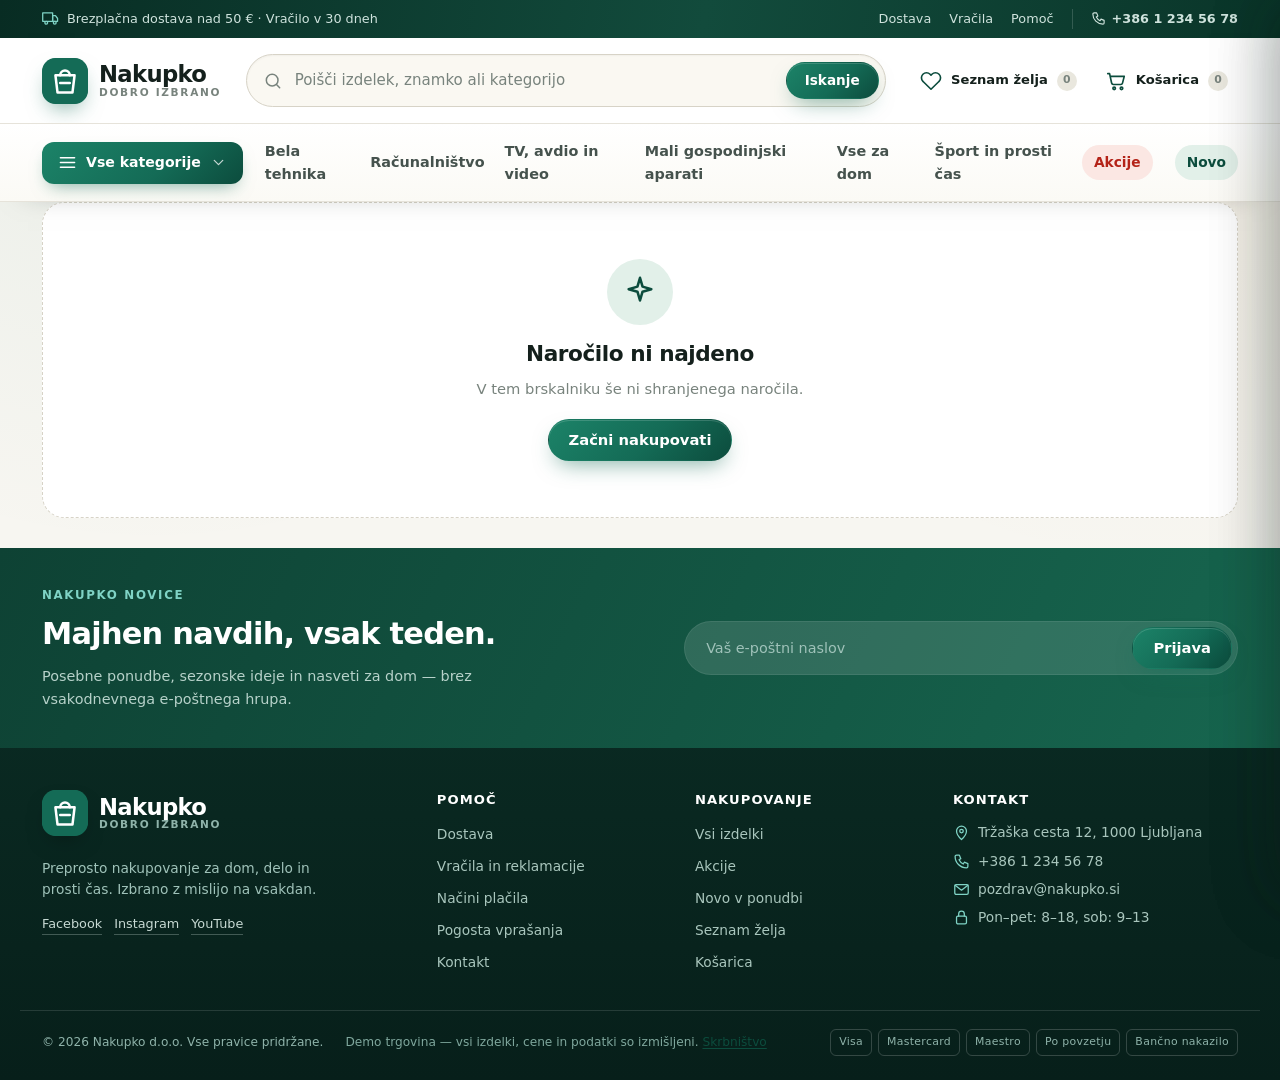
<file: order.html>
<!doctype html>
<html lang="sl">
<head>
  <meta charset="utf-8">
  <meta name="viewport" content="width=device-width, initial-scale=1">
  <title>Hvala za naročilo | Nakupko</title>
  <meta name="description" content="Potrditev demo naročila v trgovini Nakupko.">
  <meta name="theme-color" content="#146b56">
  <link rel="icon" href="assets/img/favicon.svg" type="image/svg+xml">
  <link rel="stylesheet" href="assets/css/style.css">
</head>
<body data-page="order">
  <a class="skip-link" href="#main">Preskoči na vsebino</a>
  <div id="site-header"></div>

  <main id="main">
    <div class="container">
      <div id="order-root"></div>
    </div>
  </main>

  <div id="site-footer"></div>

  <script src="config.js"></script>
  <script src="assets/js/data.js"></script>
  <script src="assets/js/art.js"></script>
  <script src="assets/js/core.js"></script>
  <script src="assets/js/pages.js"></script>
</body>
</html>
</file>
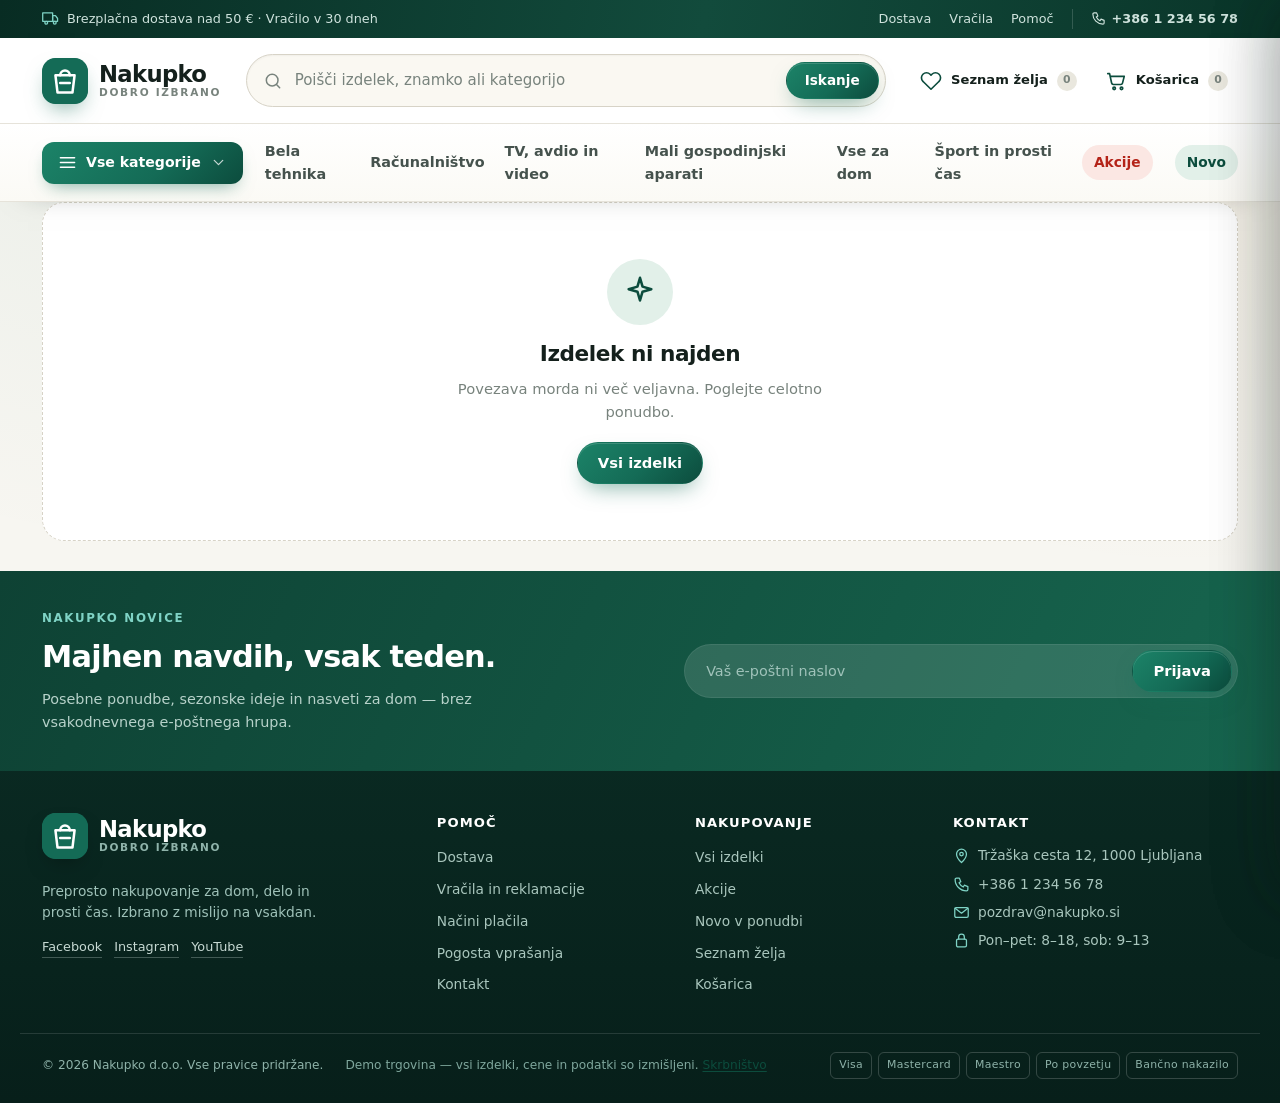
<file: product.html>
<!doctype html>
<html lang="sl">
<head>
  <meta charset="utf-8">
  <meta name="viewport" content="width=device-width, initial-scale=1">
  <title>Izdelek | Nakupko</title>
  <meta name="description" content="Podrobnosti izdelka, specifikacije, dostava in vračilo v demo trgovini Nakupko.">
  <meta name="theme-color" content="#146b56">
  <link rel="icon" href="assets/img/favicon.svg" type="image/svg+xml">
  <link rel="stylesheet" href="assets/css/style.css">
</head>
<body data-page="product">
  <a class="skip-link" href="#main">Preskoči na vsebino</a>
  <div id="site-header"></div>

  <main id="main">
    <div class="container" id="product-root"></div>
  </main>

  <div id="site-footer"></div>

  <script src="config.js"></script>
  <script src="assets/js/data.js"></script>
  <script src="assets/js/art.js"></script>
  <script src="assets/js/core.js"></script>
  <script src="assets/js/pages.js"></script>
</body>
</html>
</file>
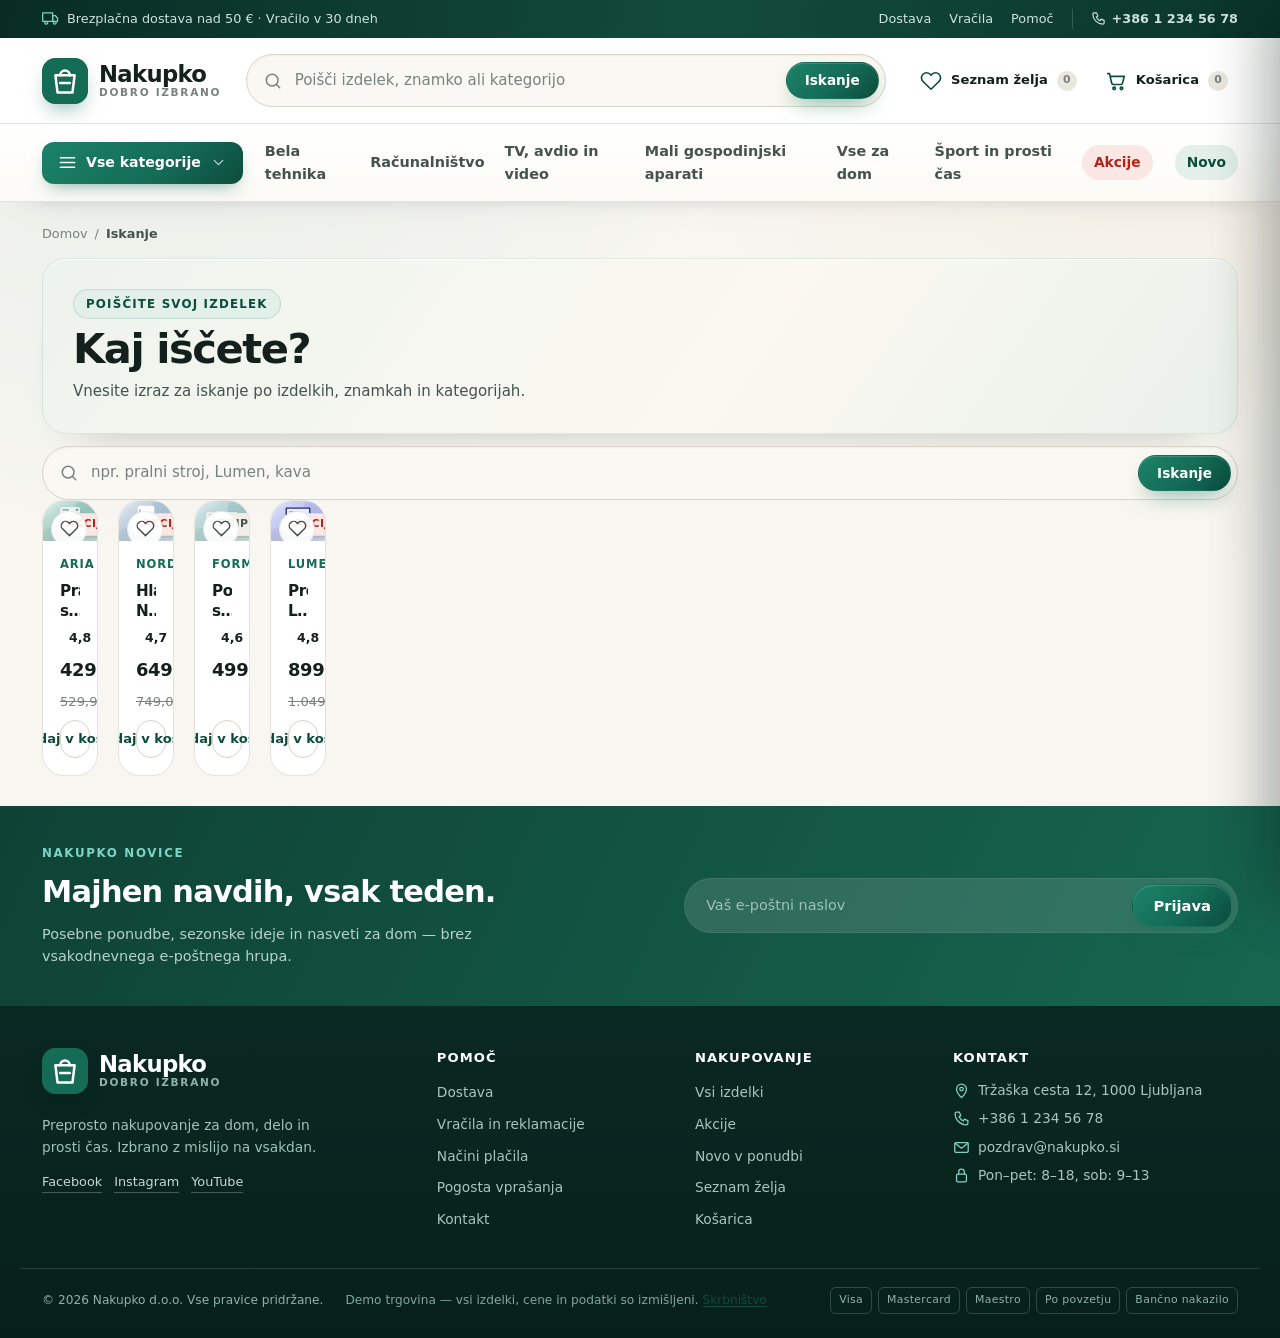
<file: search.html>
<!doctype html>
<html lang="sl">
<head>
  <meta charset="utf-8">
  <meta name="viewport" content="width=device-width, initial-scale=1">
  <title>Iskanje | Nakupko</title>
  <meta name="description" content="Poiščite izdelke, znamke in kategorije v demo trgovini Nakupko.">
  <meta name="theme-color" content="#146b56">
  <link rel="icon" href="assets/img/favicon.svg" type="image/svg+xml">
  <link rel="stylesheet" href="assets/css/style.css">
</head>
<body data-page="search">
  <a class="skip-link" href="#main">Preskoči na vsebino</a>
  <div id="site-header"></div>

  <main id="main">
    <div class="container">
      <nav class="breadcrumb" aria-label="Drobtinice">
        <a href="index.html">Domov</a>
        <span>/</span>
        <span aria-current="page">Iskanje</span>
      </nav>

      <header class="catalog-head">
        <p class="eyebrow">Poiščite svoj izdelek</p>
        <h1 id="search-title">Kaj iščete?</h1>
        <p id="search-count">Vnesite izraz za iskanje po izdelkih, znamkah in kategorijah.</p>
      </header>

      <div class="catalog-main">
        <form class="header-search" id="search-page-form" role="search" autocomplete="off">
          <label class="sr-only" for="search-page-input">Iskanje po izdelkih</label>
          <span class="header-search__icon" aria-hidden="true">
            <svg class="icon" width="20" height="20" viewBox="0 0 24 24" fill="none" stroke="currentColor" stroke-width="1.8" stroke-linecap="round" stroke-linejoin="round"><circle cx="11" cy="11" r="7"/><path d="M20 20l-3.8-3.8"/></svg>
          </span>
          <input id="search-page-input" name="q" type="search" placeholder="npr. pralni stroj, Lumen, kava" autocomplete="off">
          <button class="btn btn--primary header-search__submit" type="submit">Iskanje</button>
        </form>

        <div class="catalog-toolbar" style="margin-top:16px">
          <div class="catalog-sort">
            <label for="search-sort">Razvrsti</label>
            <select id="search-sort">
              <option value="relevance">Najbolj ustrezno</option>
              <option value="price-asc">Cena: najnižja</option>
              <option value="price-desc">Cena: najvišja</option>
              <option value="rating">Najbolje ocenjeno</option>
            </select>
          </div>
        </div>

        <div class="product-grid" id="search-results"></div>
        <div class="empty-state" id="search-empty" hidden></div>
      </div>
    </div>
  </main>

  <div id="site-footer"></div>

  <script src="config.js"></script>
  <script src="assets/js/data.js"></script>
  <script src="assets/js/art.js"></script>
  <script src="assets/js/core.js"></script>
  <script src="assets/js/pages.js"></script>
</body>
</html>
</file>
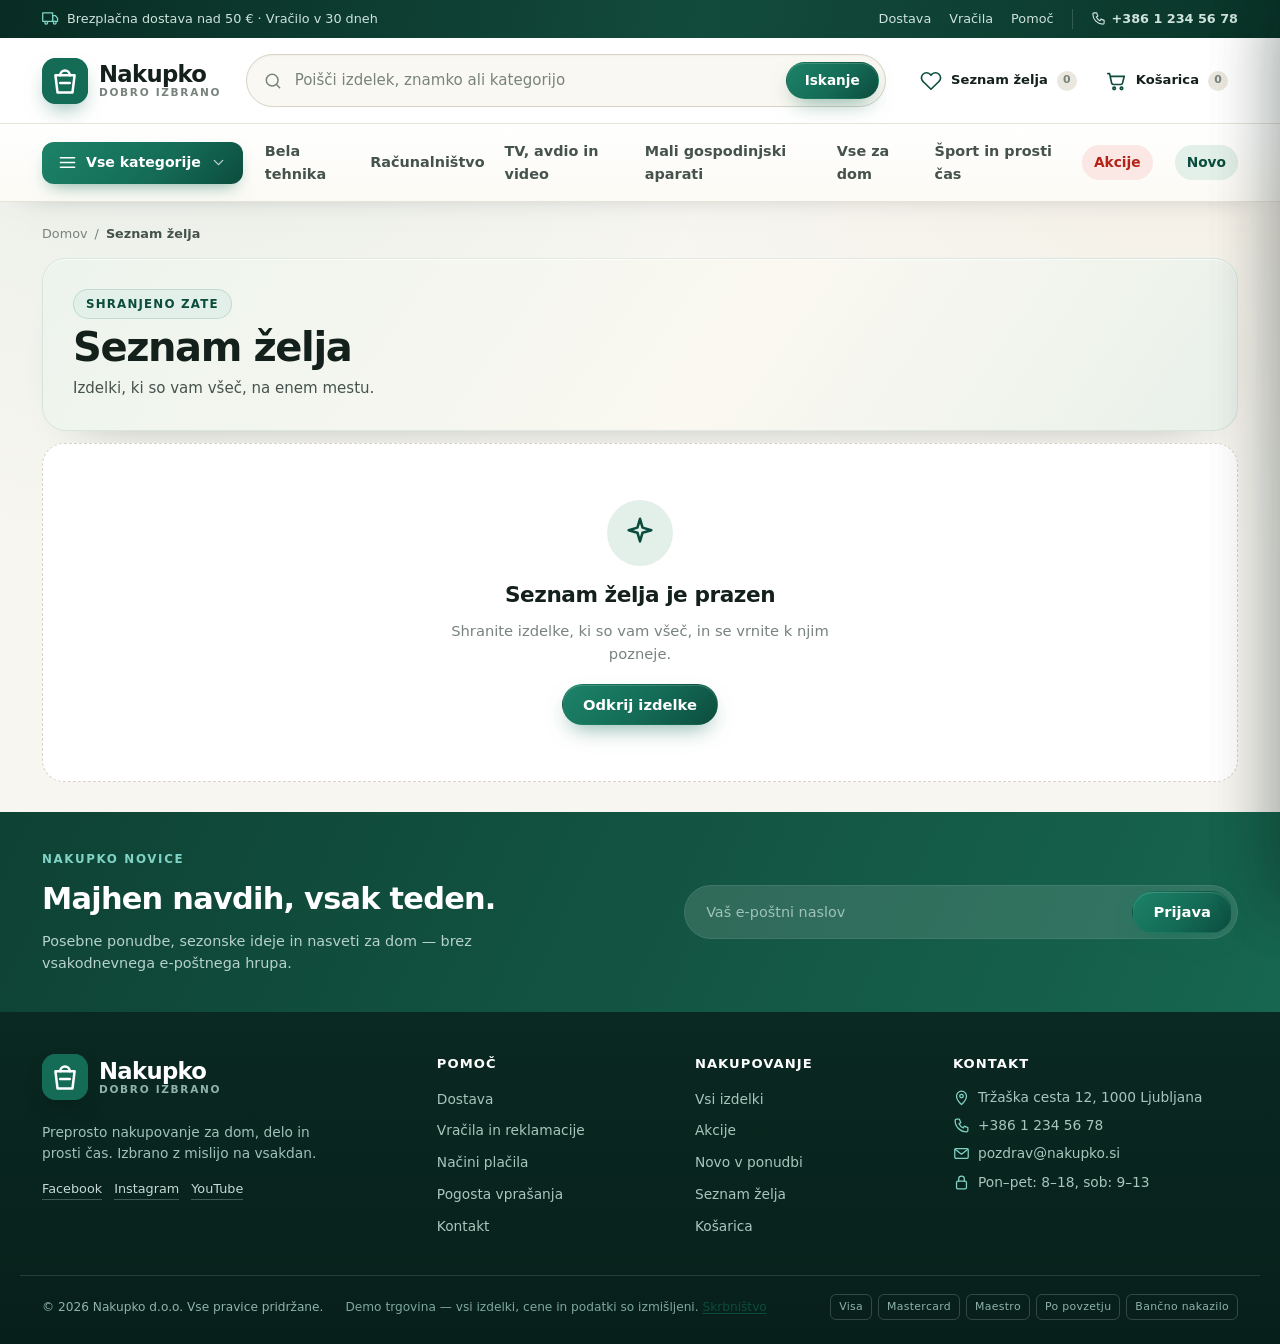
<file: wishlist.html>
<!doctype html>
<html lang="sl">
<head>
  <meta charset="utf-8">
  <meta name="viewport" content="width=device-width, initial-scale=1">
  <title>Seznam želja | Nakupko</title>
  <meta name="description" content="Shranjeni izdelki v demo trgovini Nakupko.">
  <meta name="theme-color" content="#146b56">
  <link rel="icon" href="assets/img/favicon.svg" type="image/svg+xml">
  <link rel="stylesheet" href="assets/css/style.css">
</head>
<body data-page="wishlist">
  <a class="skip-link" href="#main">Preskoči na vsebino</a>
  <div id="site-header"></div>

  <main id="main">
    <div class="container">
      <nav class="breadcrumb" aria-label="Drobtinice">
        <a href="index.html">Domov</a>
        <span>/</span>
        <span aria-current="page">Seznam želja</span>
      </nav>

      <header class="page-head">
        <p class="eyebrow">Shranjeno zate</p>
        <h1>Seznam želja</h1>
        <p>Izdelki, ki so vam všeč, na enem mestu.</p>
      </header>

      <div id="wishlist-root"></div>
    </div>
  </main>

  <div id="site-footer"></div>

  <script src="config.js"></script>
  <script src="assets/js/data.js"></script>
  <script src="assets/js/art.js"></script>
  <script src="assets/js/core.js"></script>
  <script src="assets/js/pages.js"></script>
</body>
</html>
</file>
<file: assets/css/style.css>
/* Nakupko — original storefront styles.
   System fonts only, no external assets, no network requests. */

:root {
  --ink: #14201c;
  --ink-soft: #45524d;
  --muted: #78837d;
  --line: #e6e3da;
  --line-strong: #d7d3c7;
  --bg: #f7f6f1;
  --surface: #ffffff;
  --surface-soft: #f1f0e8;
  --surface-warm: #faf8f2;
  --brand: #146b56;
  --brand-dark: #0c4c3d;
  --brand-soft: #e2f0e9;
  --brand-glow: rgba(20, 107, 86, 0.16);
  --accent: #c07f1b;
  --accent-soft: #f7ecd7;
  --sale: #c9322a;
  --sale-soft: #fbe7e3;
  --radius-sm: 10px;
  --radius: 16px;
  --radius-lg: 24px;
  --shadow-sm: 0 1px 2px rgba(20, 32, 28, 0.06);
  --shadow: 0 18px 40px -14px rgba(20, 32, 28, 0.18);
  --shadow-lg: 0 36px 80px -24px rgba(20, 32, 28, 0.26);
  --font: "Segoe UI", system-ui, -apple-system, "Helvetica Neue", Arial, sans-serif;
  --container: 1240px;
}

*,
*::before,
*::after {
  box-sizing: border-box;
}

html {
  -webkit-text-size-adjust: 100%;
  scroll-behavior: smooth;
}

body {
  margin: 0;
  font-family: var(--font);
  font-size: 16px;
  line-height: 1.55;
  color: var(--ink);
  background-color: var(--bg);
  background-image: radial-gradient(circle at 12% -8%, rgba(20, 107, 86, 0.07), transparent 42%),
    radial-gradient(circle at 92% 2%, rgba(192, 127, 27, 0.06), transparent 38%);
  background-attachment: fixed;
  -webkit-font-smoothing: antialiased;
}

h1,
h2,
h3 {
  letter-spacing: -0.03em;
  text-wrap: balance;
}

body.no-scroll {
  overflow: hidden;
}

img,
svg {
  max-width: 100%;
}

h1,
h2,
h3,
h4,
p,
ul,
ol,
figure {
  margin: 0;
}

ul,
ol {
  padding: 0;
  list-style: none;
}

a {
  color: inherit;
  text-decoration: none;
}

button,
input,
select,
textarea {
  font: inherit;
  color: inherit;
}

button {
  cursor: pointer;
}

[hidden] {
  display: none !important;
}

::selection {
  background: var(--brand-soft);
  color: var(--brand-dark);
}

:focus-visible {
  outline: 2px solid var(--brand);
  outline-offset: 3px;
}

.container {
  width: 100%;
  max-width: var(--container);
  margin: 0 auto;
  padding: 0 22px;
}

.sr-only {
  position: absolute;
  width: 1px;
  height: 1px;
  padding: 0;
  margin: -1px;
  overflow: hidden;
  clip: rect(0, 0, 0, 0);
  white-space: nowrap;
  border: 0;
}

.skip-link {
  position: absolute;
  left: 16px;
  top: -80px;
  z-index: 500;
  padding: 10px 16px;
  border-radius: 0 0 12px 12px;
  background: var(--ink);
  color: #fff;
  transition: top 0.2s ease;
}

.skip-link:focus {
  top: 0;
}

.icon {
  display: inline-block;
  vertical-align: middle;
  flex: none;
}

.art-svg {
  display: block;
  width: 100%;
  height: auto;
}

.eyebrow {
  font-size: 0.74rem;
  font-weight: 700;
  letter-spacing: 0.14em;
  text-transform: uppercase;
  color: var(--brand);
}

.muted {
  color: var(--muted);
}

/* ---------------------------------------------------------------- buttons */
.btn {
  display: inline-flex;
  align-items: center;
  justify-content: center;
  gap: 8px;
  padding: 11px 20px;
  border: 1px solid transparent;
  border-radius: 999px;
  background: var(--surface);
  font-size: 0.92rem;
  font-weight: 650;
  line-height: 1.2;
  white-space: nowrap;
  transition: background 0.18s ease, color 0.18s ease, border-color 0.18s ease,
    transform 0.18s ease, box-shadow 0.18s ease;
}

.btn:hover {
  transform: translateY(-1px);
}

.btn:active {
  transform: translateY(0);
}

.btn--primary {
  background: linear-gradient(135deg, #1c8368, var(--brand) 55%, var(--brand-dark));
  color: #fff;
  box-shadow: 0 10px 22px -8px rgba(20, 107, 86, 0.55), inset 0 1px 0 rgba(255, 255, 255, 0.16);
}

.btn--primary:hover {
  background: linear-gradient(135deg, #229574, var(--brand) 55%, #0a4436);
  box-shadow: 0 14px 28px -8px rgba(20, 107, 86, 0.6), inset 0 1px 0 rgba(255, 255, 255, 0.18);
}

.btn--soft {
  background: var(--brand-soft);
  color: var(--brand-dark);
}

.btn--soft:hover {
  background: #d2e9e0;
}

.btn--ghost {
  background: rgba(255, 255, 255, 0.7);
  border-color: var(--line-strong);
  color: var(--ink);
}

.btn--ghost:hover {
  border-color: var(--brand);
  color: var(--brand-dark);
}

.btn--block {
  width: 100%;
}

.btn--lg {
  padding: 14px 26px;
  font-size: 1rem;
}

.text-link {
  display: inline-flex;
  align-items: center;
  gap: 6px;
  font-size: 0.9rem;
  font-weight: 650;
  color: var(--brand-dark);
}

.text-link:hover {
  color: var(--brand);
}

.link-btn {
  border: 0;
  background: none;
  padding: 0;
  font-size: 0.82rem;
  font-weight: 600;
  color: var(--muted);
  text-decoration: underline;
  text-underline-offset: 3px;
}

.link-btn:hover {
  color: var(--sale);
}

.icon-btn {
  display: inline-grid;
  place-items: center;
  width: 42px;
  height: 42px;
  border: 1px solid var(--line);
  border-radius: 50%;
  background: var(--surface);
  color: var(--ink);
  transition: background 0.18s ease, border-color 0.18s ease;
}

.icon-btn:hover {
  background: var(--surface-soft);
  border-color: var(--line-strong);
}

.badge {
  display: inline-flex;
  align-items: center;
  gap: 5px;
  padding: 5px 10px;
  border-radius: 999px;
  font-size: 0.68rem;
  font-weight: 750;
  letter-spacing: 0.05em;
  text-transform: uppercase;
  line-height: 1;
  background: var(--surface-soft);
  color: var(--ink-soft);
}

.badge--sale {
  background: var(--sale-soft);
  color: #b42318;
}

.badge--new {
  background: var(--brand-soft);
  color: var(--brand-dark);
}

.badge--soft {
  background: var(--surface-soft);
  color: var(--ink-soft);
}

/* ------------------------------------------------------------------ topbar */
.topbar {
  background: linear-gradient(100deg, #082c23, #124b3c 55%, #0a3529);
  color: #cfe3dd;
  font-size: 0.8rem;
}

.topbar__inner {
  display: flex;
  align-items: center;
  justify-content: space-between;
  gap: 18px;
  min-height: 38px;
}

.topbar__note {
  display: inline-flex;
  align-items: center;
  gap: 8px;
  margin: 0;
}

.topbar__note .icon {
  color: #7fd3c5;
}

.topbar__links {
  display: flex;
  align-items: center;
  gap: 18px;
}

.topbar__links a {
  color: #cfe3dd;
  transition: color 0.15s ease;
}

.topbar__links a:hover {
  color: #fff;
}

.topbar__phone {
  display: inline-flex;
  align-items: center;
  gap: 6px;
  padding-left: 18px;
  border-left: 1px solid rgba(255, 255, 255, 0.16);
  font-weight: 600;
}

/* ------------------------------------------------------------------ header */
.site-header {
  position: relative;
  z-index: 60;
  background: var(--surface);
  border-bottom: 1px solid var(--line);
  box-shadow: 0 12px 30px -28px rgba(20, 32, 28, 0.5);
}

.header-main {
  display: flex;
  align-items: center;
  gap: 24px;
  padding-top: 16px;
  padding-bottom: 16px;
}

.header-menu {
  display: none;
}

.brand {
  display: inline-flex;
  align-items: center;
  gap: 11px;
  flex: none;
}

.brand__mark {
  display: grid;
  place-items: center;
  width: 46px;
  height: 46px;
  border-radius: 15px;
  background: linear-gradient(145deg, #1d8a6e, var(--brand) 58%, var(--brand-dark));
  color: var(--brand);
  box-shadow: 0 10px 22px -8px rgba(20, 107, 86, 0.6), inset 0 1px 0 rgba(255, 255, 255, 0.2);
}

.brand__mark svg {
  width: 46px;
  height: 46px;
  display: block;
}

.brand__text {
  display: flex;
  flex-direction: column;
  line-height: 1.05;
}

.brand__text strong {
  font-size: 1.42rem;
  font-weight: 800;
  letter-spacing: -0.03em;
}

.brand__text small {
  font-size: 0.66rem;
  font-weight: 600;
  letter-spacing: 0.16em;
  text-transform: uppercase;
  color: var(--muted);
}

.header-search {
  position: relative;
  display: flex;
  align-items: center;
  flex: 1;
  max-width: 640px;
  margin: 0 auto;
  padding: 6px 6px 6px 16px;
  border: 1px solid var(--line-strong);
  border-radius: 999px;
  background: var(--surface-warm);
  box-shadow: inset 0 1px 2px rgba(20, 32, 28, 0.04);
  transition: border-color 0.18s ease, background 0.18s ease, box-shadow 0.18s ease;
}

.header-search:focus-within {
  background: #fff;
  border-color: var(--brand);
  box-shadow: 0 0 0 4px var(--brand-glow), inset 0 1px 2px rgba(20, 32, 28, 0.03);
}

.header-search__icon {
  display: inline-flex;
  color: var(--muted);
}

.header-search input {
  flex: 1;
  min-width: 0;
  padding: 8px 12px;
  border: 0;
  background: transparent;
  font-size: 0.94rem;
  outline: none;
}

.header-search input::placeholder {
  color: var(--muted);
}

#search-page-form {
  max-width: none;
  margin: 0;
}

code {
  padding: 1px 5px;
  border-radius: 5px;
  background: var(--surface-soft);
  font-size: 0.9em;
}

.header-search__submit {
  padding: 9px 18px;
  font-size: 0.85rem;
}

.header-actions {
  display: flex;
  align-items: center;
  gap: 8px;
  flex: none;
}

.header-action {
  position: relative;
  display: inline-flex;
  align-items: center;
  gap: 9px;
  padding: 8px 10px;
  border: 0;
  border-radius: 14px;
  background: transparent;
  color: var(--ink);
  transition: background 0.18s ease;
}

.header-action:hover {
  background: var(--surface-soft);
}

.header-action__label {
  font-size: 0.82rem;
  font-weight: 600;
}

.count {
  display: inline-grid;
  place-items: center;
  min-width: 20px;
  height: 20px;
  padding: 0 5px;
  border-radius: 999px;
  background: var(--brand);
  color: #fff;
  font-size: 0.68rem;
  font-weight: 750;
  line-height: 1;
}

.count.is-empty {
  background: #e9e7de;
  color: var(--muted);
}

/* ------------------------------------------------------------- suggestions */
.search-suggest {
  position: absolute;
  top: calc(100% + 10px);
  left: 0;
  right: 0;
  z-index: 70;
  padding: 8px;
  border: 1px solid var(--line);
  border-radius: 18px;
  background: var(--surface);
  box-shadow: var(--shadow-lg);
}

.suggest__list {
  display: grid;
  gap: 2px;
}

.suggest__list a {
  display: flex;
  align-items: center;
  gap: 12px;
  padding: 8px 10px;
  border-radius: 12px;
  transition: background 0.15s ease;
}

.suggest__list a:hover {
  background: var(--surface-soft);
}

.suggest__art {
  width: 56px;
  height: 42px;
  flex: none;
  overflow: hidden;
  border-radius: 8px;
  background: var(--surface-soft);
}

.suggest__art svg {
  width: 100%;
  height: 100%;
  object-fit: cover;
}

.suggest__text {
  display: flex;
  flex-direction: column;
  min-width: 0;
}

.suggest__text strong {
  font-size: 0.88rem;
  font-weight: 650;
  white-space: nowrap;
  overflow: hidden;
  text-overflow: ellipsis;
}

.suggest__text small {
  font-size: 0.76rem;
  color: var(--muted);
}

.suggest__all {
  display: block;
  margin-top: 4px;
  padding: 10px;
  border-top: 1px solid var(--line);
  font-size: 0.84rem;
  font-weight: 650;
  color: var(--brand-dark);
  text-align: center;
}

.suggest__empty {
  padding: 12px 10px 6px;
  font-size: 0.86rem;
  color: var(--muted);
}

/* --------------------------------------------------------------------- nav */
.main-nav {
  position: relative;
  border-top: 1px solid var(--line);
  background: linear-gradient(180deg, #ffffff, #fbfaf5);
}

.nav-inner {
  display: flex;
  align-items: center;
  gap: 22px;
  min-height: 52px;
}

.nav-all {
  display: inline-flex;
  align-items: center;
  gap: 9px;
  padding: 10px 16px;
  border: 0;
  border-radius: 12px;
  background: linear-gradient(135deg, #1c8368, var(--brand) 60%, var(--brand-dark));
  color: #fff;
  font-size: 0.88rem;
  font-weight: 650;
  box-shadow: 0 8px 18px -8px rgba(20, 107, 86, 0.6);
}

.nav-all .icon:last-child {
  opacity: 0.75;
  transition: transform 0.2s ease;
}

.nav-all.is-open .icon:last-child {
  transform: rotate(180deg);
}

.nav-list {
  display: flex;
  align-items: center;
  gap: 20px;
  flex: 1;
}

.nav-list a {
  position: relative;
  display: inline-block;
  padding: 16px 0;
  font-size: 0.9rem;
  font-weight: 600;
  color: var(--ink-soft);
  transition: color 0.15s ease;
}

.nav-list a::after {
  content: "";
  position: absolute;
  left: 0;
  right: 0;
  bottom: 10px;
  height: 2px;
  border-radius: 2px;
  background: var(--brand);
  transform: scaleX(0);
  transform-origin: left;
  transition: transform 0.2s ease;
}

.nav-list a:hover {
  color: var(--brand-dark);
}

.nav-list a:hover::after {
  transform: scaleX(1);
}

.nav-deal,
.nav-new {
  font-size: 0.86rem;
  font-weight: 700;
  padding: 7px 12px;
  border-radius: 999px;
}

.nav-deal {
  color: #b42318;
  background: var(--sale-soft);
}

.nav-new {
  color: var(--brand-dark);
  background: var(--brand-soft);
}

/* --------------------------------------------------------------- mega menu */
.mega {
  position: absolute;
  top: 100%;
  left: 0;
  right: 0;
  z-index: 55;
  border-top: 1px solid var(--line);
  background: var(--surface);
  box-shadow: 0 34px 64px -18px rgba(20, 32, 28, 0.24);
}

.mega__inner {
  display: grid;
  grid-template-columns: 1.35fr 0.65fr;
  gap: 36px;
  padding-top: 28px;
  padding-bottom: 32px;
}

.mega__cats > .eyebrow {
  margin-bottom: 14px;
}

.mega__cats > ul {
  display: grid;
  grid-template-columns: 1fr 1fr;
  gap: 4px 22px;
}

.mega__cats a {
  display: flex;
  align-items: center;
  gap: 12px;
  padding: 9px 10px;
  border-radius: 12px;
  transition: background 0.15s ease;
}

.mega__cats a:hover {
  background: var(--surface-soft);
}

.mega__cats strong {
  display: block;
  font-size: 0.9rem;
  font-weight: 650;
}

.mega__cats small {
  display: block;
  font-size: 0.76rem;
  color: var(--muted);
}

.mega__icon {
  display: grid;
  place-items: center;
  width: 42px;
  height: 42px;
  flex: none;
  border-radius: 12px;
  background: var(--tint, #eef4f2);
  color: var(--brand-dark);
}

.mega__promo {
  position: relative;
  overflow: hidden;
  padding: 22px;
  border-radius: 20px;
  background: linear-gradient(135deg, #e6f2ea, #d3e9df);
  border: 1px solid rgba(20, 107, 86, 0.1);
}

.mega__promo h3 {
  margin: 10px 0 6px;
  font-size: 1.3rem;
  letter-spacing: -0.02em;
}

.mega__promo p {
  margin-bottom: 14px;
  font-size: 0.86rem;
  color: var(--ink-soft);
}

.mega__promo-art {
  position: absolute;
  right: -26px;
  bottom: -32px;
  width: 190px;
  opacity: 0.9;
  pointer-events: none;
}

/* -------------------------------------------------------------------- hero */
.hero-wrap {
  padding: 26px 0 6px;
}

.hero {
  position: relative;
  overflow: hidden;
  border-radius: 32px;
  border: 1px solid rgba(20, 107, 86, 0.1);
  background: linear-gradient(125deg, #e8f2ea 0%, #f8f6ee 48%, #e4efe6 100%);
  box-shadow: 0 30px 60px -34px rgba(20, 32, 28, 0.4), inset 0 1px 0 rgba(255, 255, 255, 0.7);
}

.hero::before,
.hero::after {
  content: "";
  position: absolute;
  border-radius: 50%;
  pointer-events: none;
}

.hero::before {
  width: 460px;
  height: 460px;
  right: -130px;
  top: -180px;
  background: radial-gradient(circle, rgba(20, 107, 86, 0.2), transparent 65%);
}

.hero::after {
  width: 360px;
  height: 360px;
  left: -160px;
  bottom: -200px;
  background: radial-gradient(circle, rgba(192, 127, 27, 0.18), transparent 65%);
}

.hero-slide {
  position: relative;
  z-index: 1;
  display: none;
  grid-template-columns: 1.05fr 0.95fr;
  align-items: center;
  gap: 30px;
  padding: 48px 52px 70px;
}

.hero-slide.is-active {
  display: grid;
  animation: heroFade 0.5s ease both;
}

@keyframes heroFade {
  from {
    opacity: 0;
    transform: translateY(10px);
  }
  to {
    opacity: 1;
    transform: translateY(0);
  }
}

.hero-slide__copy h1,
.hero-slide__copy h2 {
  margin: 12px 0 14px;
  font-size: clamp(2.1rem, 4vw, 3.35rem);
  line-height: 1.04;
  letter-spacing: -0.035em;
  font-weight: 800;
  max-width: 15ch;
}

.hero-slide__copy > p:not(.eyebrow) {
  max-width: 46ch;
  font-size: 1.02rem;
  color: var(--ink-soft);
}

.hero-slide__copy .eyebrow {
  display: inline-flex;
  align-items: center;
  gap: 8px;
  padding: 6px 13px 6px 11px;
  border: 1px solid rgba(20, 107, 86, 0.18);
  border-radius: 999px;
  background: rgba(255, 255, 255, 0.65);
  color: var(--brand-dark);
  letter-spacing: 0.1em;
}

.hero-slide__copy .eyebrow::before {
  content: "";
  width: 7px;
  height: 7px;
  border-radius: 50%;
  background: var(--accent);
  box-shadow: 0 0 0 3px rgba(192, 127, 27, 0.16);
}

.hero-slide__actions {
  display: flex;
  flex-wrap: wrap;
  align-items: center;
  gap: 12px;
  margin-top: 24px;
}

.hero-slide__points {
  display: flex;
  flex-wrap: wrap;
  gap: 18px;
  margin-top: 22px;
  font-size: 0.82rem;
  font-weight: 600;
  color: var(--ink-soft);
}

.hero-slide__points li {
  display: inline-flex;
  align-items: center;
  gap: 6px;
}

.hero-slide__points .icon {
  color: var(--brand);
}

.hero-slide__art {
  justify-self: center;
  width: 100%;
  max-width: 370px;
  overflow: hidden;
  border: 6px solid rgba(255, 255, 255, 0.82);
  border-radius: 26px;
  box-shadow: 0 30px 56px -18px rgba(20, 32, 28, 0.38);
  transform: rotate(-1.5deg);
}

.hero-dots {
  position: absolute;
  left: 50%;
  bottom: 22px;
  z-index: 2;
  display: flex;
  align-items: center;
  gap: 7px;
  transform: translateX(-50%);
}

.hero-dot {
  width: 8px;
  height: 8px;
  padding: 0;
  border: 0;
  border-radius: 999px;
  background: rgba(20, 32, 28, 0.2);
  transition: width 0.2s ease, background 0.2s ease;
}

.hero-dot.is-active {
  width: 26px;
  background: var(--brand);
}

.hero-arrow {
  position: absolute;
  bottom: 14px;
  z-index: 2;
  display: grid;
  place-items: center;
  width: 40px;
  height: 40px;
  border: 1px solid rgba(20, 32, 28, 0.1);
  border-radius: 50%;
  background: rgba(255, 255, 255, 0.82);
  color: var(--ink);
  box-shadow: 0 8px 18px -10px rgba(20, 32, 28, 0.5);
  backdrop-filter: blur(6px);
  transition: background 0.18s ease, transform 0.18s ease;
}

.hero-arrow:hover {
  background: #fff;
  transform: translateY(-1px);
}

.hero-arrow--prev {
  right: 78px;
}

.hero-arrow--next {
  right: 26px;
}

/* ---------------------------------------------------------------- sections */
.section {
  padding: 52px 0;
}

.section--tight {
  padding-top: 20px;
}

.section--soft {
  background: linear-gradient(180deg, rgba(226, 240, 233, 0.6), rgba(226, 240, 233, 0));
}

.section-head {
  display: flex;
  align-items: flex-end;
  justify-content: space-between;
  gap: 20px;
  margin-bottom: 24px;
}

.section-head h2 {
  margin-top: 6px;
  font-size: clamp(1.45rem, 2.4vw, 1.9rem);
  font-weight: 750;
  letter-spacing: -0.03em;
  line-height: 1.12;
}

.section-head .eyebrow {
  display: inline-flex;
  align-items: center;
  gap: 8px;
}

.section-head .eyebrow::before {
  content: "";
  width: 22px;
  height: 2px;
  border-radius: 2px;
  background: var(--accent);
}

.section-head p:not(.eyebrow) {
  margin-top: 6px;
  color: var(--muted);
  font-size: 0.9rem;
}

/* --------------------------------------------------------- category tiles */
.category-tiles {
  display: grid;
  grid-template-columns: repeat(4, 1fr);
  gap: 14px;
}

.category-tile {
  display: flex;
  align-items: center;
  gap: 13px;
  padding: 16px;
  border: 1px solid var(--line);
  border-radius: 18px;
  background: linear-gradient(150deg, #ffffff, #fbfaf4);
  transition: border-color 0.18s ease, box-shadow 0.18s ease, transform 0.18s ease,
    background 0.18s ease;
}

.category-tile:hover {
  transform: translateY(-2px);
  border-color: rgba(20, 107, 86, 0.3);
  background: #fff;
  box-shadow: var(--shadow);
}

.category-tile__icon {
  display: grid;
  place-items: center;
  width: 50px;
  height: 50px;
  flex: none;
  border-radius: 15px;
  background: var(--tint, #eef4f2);
  color: var(--brand-dark);
  box-shadow: inset 0 0 0 1px rgba(20, 32, 28, 0.04);
}

.category-tile__text {
  display: flex;
  flex-direction: column;
  min-width: 0;
}

.category-tile__text strong {
  font-size: 0.92rem;
  font-weight: 650;
  line-height: 1.25;
}

.category-tile__text small {
  font-size: 0.76rem;
  color: var(--muted);
}

.category-tile__arrow {
  display: inline-flex;
  margin-left: auto;
  color: var(--muted);
  transition: transform 0.18s ease, color 0.18s ease;
}

.category-tile:hover .category-tile__arrow {
  transform: translateX(3px);
  color: var(--brand);
}

/* ------------------------------------------------------------ promo cards */
.promo-grid {
  display: grid;
  grid-template-columns: 1.25fr 1fr;
  gap: 20px;
}

.promo-card {
  position: relative;
  display: grid;
  grid-template-columns: 1.15fr 0.85fr;
  align-items: center;
  gap: 12px;
  min-height: 264px;
  overflow: hidden;
  padding: 30px;
  border-radius: 26px;
  border: 1px solid rgba(192, 127, 27, 0.14);
  background: linear-gradient(135deg, #fdf2df, #f7e0ba);
  box-shadow: 0 24px 48px -32px rgba(20, 32, 28, 0.4);
}

.promo-card--wide {
  border-color: rgba(20, 107, 86, 0.14);
  background: linear-gradient(135deg, #e5f3eb, #cfe8dd);
}

.promo-card__copy {
  position: relative;
  z-index: 1;
}

.promo-card__copy h2 {
  margin: 12px 0 8px;
  font-size: clamp(1.25rem, 2vw, 1.7rem);
  line-height: 1.16;
  letter-spacing: -0.025em;
}

.promo-card__copy p {
  margin-bottom: 14px;
  font-size: 0.88rem;
  color: var(--ink-soft);
  max-width: 34ch;
}

.promo-card__art {
  align-self: end;
  width: 100%;
  max-width: 260px;
  justify-self: end;
  border: 5px solid rgba(255, 255, 255, 0.75);
  border-radius: 20px;
  overflow: hidden;
  box-shadow: 0 20px 38px -14px rgba(20, 32, 28, 0.34);
}

/* ---------------------------------------------------------------- products */
.product-grid {
  display: grid;
  grid-template-columns: repeat(4, minmax(0, 1fr));
  gap: 20px;
}

.product-card {
  position: relative;
  display: flex;
  flex-direction: column;
  overflow: hidden;
  border: 1px solid var(--line);
  border-radius: 22px;
  background: var(--surface);
  transition: transform 0.2s ease, box-shadow 0.2s ease, border-color 0.2s ease;
}

.product-card:hover {
  transform: translateY(-4px);
  border-color: rgba(20, 107, 86, 0.28);
  box-shadow: var(--shadow);
}

.product-card__media {
  position: relative;
  aspect-ratio: 4 / 3;
  overflow: hidden;
  background: linear-gradient(155deg, #f6f5ee, #eaece2);
}

.product-card__media .badge {
  position: absolute;
  top: 12px;
  left: 12px;
  z-index: 2;
}

.product-card__art {
  display: block;
  width: 100%;
  height: 100%;
}

.product-card__art .art-svg {
  height: 100%;
  transition: transform 0.35s ease;
}

.product-card:hover .product-card__art .art-svg {
  transform: scale(1.035);
}

.wish-btn {
  position: absolute;
  top: 10px;
  right: 10px;
  z-index: 2;
  display: grid;
  place-items: center;
  width: 36px;
  height: 36px;
  border: 1px solid rgba(16, 32, 29, 0.08);
  border-radius: 50%;
  background: rgba(255, 255, 255, 0.92);
  color: var(--ink-soft);
  transition: color 0.18s ease, background 0.18s ease, transform 0.18s ease;
}

.wish-btn:hover {
  color: var(--sale);
  transform: scale(1.06);
}

.wish-btn.is-active {
  color: var(--sale);
  background: #fff;
}

.wish-btn.is-active .icon {
  fill: currentColor;
}

.product-card__body {
  display: flex;
  flex-direction: column;
  flex: 1;
  gap: 7px;
  padding: 15px 17px 17px;
}

.product-card__brand {
  font-size: 0.72rem;
  font-weight: 700;
  letter-spacing: 0.08em;
  text-transform: uppercase;
  color: var(--muted);
}

.product-card__title {
  font-size: 0.95rem;
  font-weight: 650;
  line-height: 1.32;
  min-height: 2.6em;
  display: -webkit-box;
  -webkit-line-clamp: 2;
  -webkit-box-orient: vertical;
  overflow: hidden;
}

.product-card__title a:hover {
  color: var(--brand-dark);
}

.rating {
  display: inline-flex;
  align-items: center;
  gap: 5px;
  font-size: 0.78rem;
  color: var(--muted);
}

.rating__stars {
  display: inline-flex;
  gap: 1px;
  color: var(--accent);
}

.rating__star.is-off {
  color: #dcd9cf;
}

.rating__value {
  font-weight: 700;
  color: var(--ink-soft);
}

.product-card__price {
  display: flex;
  align-items: baseline;
  flex-wrap: wrap;
  gap: 8px;
  margin-top: 2px;
}

.product-card__price strong {
  font-size: 1.12rem;
  font-weight: 800;
  letter-spacing: -0.02em;
}

.product-card__price s {
  font-size: 0.82rem;
  color: var(--muted);
}

.product-card__add {
  margin-top: auto;
  padding: 9px 14px;
  border-color: var(--line-strong);
  background: #fff;
  color: var(--brand-dark);
  font-size: 0.82rem;
}

.product-card:hover .product-card__add {
  border-color: var(--brand);
  background: var(--brand);
  color: #fff;
  box-shadow: 0 10px 20px -10px rgba(20, 107, 86, 0.7);
}

.product-card__add:hover {
  background: var(--brand-dark) !important;
  border-color: var(--brand-dark) !important;
  color: #fff !important;
}

/* -------------------------------------------------------------- breadcrumb */
.breadcrumb {
  display: flex;
  flex-wrap: wrap;
  align-items: center;
  gap: 7px;
  padding: 22px 0 6px;
  font-size: 0.8rem;
  color: var(--muted);
}

.breadcrumb a:hover {
  color: var(--brand-dark);
}

.breadcrumb span[aria-current] {
  color: var(--ink-soft);
  font-weight: 600;
}

/* ----------------------------------------------------------------- catalog */
.catalog-head {
  padding: 10px 0 26px;
}

.catalog-head h1 {
  margin: 8px 0 8px;
  font-size: clamp(1.8rem, 3.4vw, 2.6rem);
  letter-spacing: -0.035em;
  line-height: 1.08;
}

.catalog-head p:not(.eyebrow) {
  max-width: 70ch;
  color: var(--ink-soft);
  font-size: 0.94rem;
}

.catalog-layout {
  display: grid;
  grid-template-columns: 258px minmax(0, 1fr);
  gap: 30px;
  padding-bottom: 56px;
}

.filters {
  align-self: start;
  padding: 20px;
  border: 1px solid var(--line);
  border-radius: 20px;
  background: var(--surface);
  position: sticky;
  top: 18px;
}

.filters__head {
  display: flex;
  align-items: center;
  justify-content: space-between;
  gap: 10px;
  margin-bottom: 14px;
}

.filters__head h2 {
  font-size: 1.05rem;
  letter-spacing: -0.02em;
}

.filter-group {
  margin: 0;
  padding: 14px 0;
  border: 0;
  border-top: 1px solid var(--line);
}

.filter-group legend {
  padding: 0;
  margin-bottom: 8px;
  font-size: 0.8rem;
  font-weight: 750;
  letter-spacing: 0.06em;
  text-transform: uppercase;
  color: var(--ink-soft);
}

.check {
  display: flex;
  align-items: center;
  gap: 9px;
  padding: 5px 0;
  font-size: 0.86rem;
  color: var(--ink-soft);
  cursor: pointer;
}

.check input {
  width: 16px;
  height: 16px;
  accent-color: var(--brand);
  flex: none;
}

.check:hover {
  color: var(--ink);
}

.price-inputs {
  display: flex;
  align-items: center;
  gap: 8px;
}

.price-inputs input {
  width: 100%;
  min-width: 0;
  padding: 9px 10px;
  border: 1px solid var(--line-strong);
  border-radius: 10px;
  background: #fff;
  font-size: 0.85rem;
  outline: none;
}

.price-inputs input:focus {
  border-color: var(--brand);
  box-shadow: 0 0 0 3px var(--brand-glow);
}

.catalog-main {
  min-width: 0;
}

.catalog-toolbar {
  display: flex;
  align-items: center;
  gap: 14px;
  padding: 12px 16px;
  border: 1px solid var(--line);
  border-radius: 14px;
  background: var(--surface);
  margin-bottom: 14px;
}

.catalog-count {
  margin-right: auto;
  font-size: 0.84rem;
  color: var(--muted);
}

.catalog-sort {
  display: flex;
  align-items: center;
  gap: 9px;
  font-size: 0.82rem;
  color: var(--muted);
}

.catalog-sort select {
  padding: 8px 30px 8px 12px;
  border: 1px solid var(--line-strong);
  border-radius: 10px;
  background: #fff;
  font-size: 0.84rem;
  font-weight: 600;
  color: var(--ink);
  outline: none;
}

.catalog-sort select:focus {
  border-color: var(--brand);
}

.filter-toggle {
  display: none;
  padding: 8px 14px;
  font-size: 0.82rem;
}

.active-filters {
  display: flex;
  flex-wrap: wrap;
  gap: 8px;
  margin-bottom: 14px;
}

.active-filters:empty {
  display: none;
}

.chip {
  display: inline-flex;
  align-items: center;
  gap: 6px;
  padding: 6px 10px;
  border: 1px solid var(--line-strong);
  border-radius: 999px;
  background: var(--surface);
  font-size: 0.78rem;
  font-weight: 600;
  color: var(--ink-soft);
  transition: border-color 0.15s ease, color 0.15s ease;
}

.chip:hover {
  border-color: var(--sale);
  color: var(--sale);
}

.catalog-more {
  display: flex;
  justify-content: center;
  padding-top: 26px;
}

.empty-state {
  display: flex;
  flex-direction: column;
  align-items: center;
  gap: 8px;
  padding: 56px 24px;
  border: 1px dashed var(--line-strong);
  border-radius: 22px;
  background: var(--surface);
  text-align: center;
}

.empty-state__icon {
  display: grid;
  place-items: center;
  width: 66px;
  height: 66px;
  margin-bottom: 4px;
  border-radius: 50%;
  background: var(--brand-soft);
  color: var(--brand-dark);
}

.empty-state h1,
.empty-state h2 {
  font-size: 1.35rem;
  letter-spacing: -0.02em;
}

.empty-state p {
  max-width: 46ch;
  color: var(--muted);
  font-size: 0.92rem;
}

.empty-state .btn {
  margin-top: 10px;
}

/* ---------------------------------------------------------------- product */
.product-detail {
  display: grid;
  grid-template-columns: minmax(0, 1.02fr) minmax(0, 0.98fr);
  gap: 44px;
  padding: 18px 0 48px;
}

.product-gallery__main {
  overflow: hidden;
  border: 1px solid var(--line);
  border-radius: 26px;
  background: var(--surface);
  aspect-ratio: 4 / 3;
}

.product-gallery__main .art-svg {
  height: 100%;
}

.product-gallery__thumbs {
  display: grid;
  grid-template-columns: repeat(3, 1fr);
  gap: 12px;
  margin-top: 12px;
}

.gallery-thumb {
  overflow: hidden;
  padding: 0;
  border: 2px solid transparent;
  border-radius: 14px;
  background: var(--surface);
  transition: border-color 0.18s ease;
}

.gallery-thumb .art-svg {
  height: 100%;
}

.gallery-thumb.is-active {
  border-color: var(--brand);
}

.product-info__top {
  display: flex;
  align-items: center;
  gap: 10px;
  flex-wrap: wrap;
}

.product-info__brand {
  font-size: 0.78rem;
  font-weight: 700;
  letter-spacing: 0.1em;
  text-transform: uppercase;
  color: var(--muted);
}

.product-info__brand a:hover {
  color: var(--brand-dark);
}

.product-info h1 {
  margin: 10px 0 10px;
  font-size: clamp(1.6rem, 3vw, 2.25rem);
  line-height: 1.12;
  letter-spacing: -0.03em;
}

.product-info__rating {
  display: flex;
  align-items: center;
  gap: 10px;
  font-size: 0.84rem;
  color: var(--muted);
}

.product-price {
  display: flex;
  align-items: baseline;
  flex-wrap: wrap;
  gap: 10px;
  margin: 16px 0 6px;
}

.product-price strong {
  font-size: 2rem;
  font-weight: 800;
  letter-spacing: -0.03em;
}

.product-price s {
  font-size: 1rem;
  color: var(--muted);
}

.product-price .save {
  padding: 4px 9px;
  border-radius: 999px;
  background: var(--sale-soft);
  color: #b42318;
  font-size: 0.74rem;
  font-weight: 700;
}

.product-info__lead {
  margin: 10px 0 18px;
  color: var(--ink-soft);
  font-size: 0.94rem;
  max-width: 60ch;
}

.product-option {
  padding: 14px 0;
  border-top: 1px solid var(--line);
}

.product-option__label {
  display: block;
  margin-bottom: 9px;
  font-size: 0.82rem;
  color: var(--muted);
}

.product-option__label strong {
  color: var(--ink);
}

.swatches {
  display: flex;
  gap: 9px;
}

.swatch {
  display: grid;
  place-items: center;
  width: 38px;
  height: 38px;
  padding: 0;
  border: 2px solid var(--line);
  border-radius: 50%;
  background: #fff;
  transition: border-color 0.15s ease, transform 0.15s ease;
}

.swatch span {
  width: 26px;
  height: 26px;
  border-radius: 50%;
  background: var(--swatch, #ccc);
  box-shadow: inset 0 0 0 1px rgba(16, 32, 29, 0.12);
}

.swatch:hover {
  transform: scale(1.05);
}

.swatch.is-active {
  border-color: var(--brand);
}

.product-buy {
  display: flex;
  gap: 12px;
  align-items: stretch;
  margin-top: 18px;
}

.qty {
  display: inline-flex;
  align-items: center;
  justify-content: space-between;
  gap: 2px;
  min-width: 122px;
  padding: 4px;
  border: 1px solid var(--line-strong);
  border-radius: 999px;
  background: #fff;
}

.qty button {
  display: grid;
  place-items: center;
  width: 36px;
  height: 36px;
  border: 0;
  border-radius: 50%;
  background: transparent;
  color: var(--ink);
  transition: background 0.15s ease;
}

.qty button:hover {
  background: var(--surface-soft);
}

.qty span {
  min-width: 28px;
  text-align: center;
  font-size: 0.9rem;
  font-weight: 700;
}

.qty--sm {
  min-width: 94px;
  padding: 2px;
}

.qty--sm button {
  width: 26px;
  height: 26px;
}

.qty--sm span {
  font-size: 0.8rem;
}

.product-wish {
  margin-top: 12px;
}

.product-wish.is-active {
  color: var(--sale);
  border-color: #f3c3bf;
}

.product-wish.is-active .icon {
  fill: currentColor;
}

.product-perks {
  display: grid;
  gap: 10px;
  margin: 20px 0 0;
  padding: 16px;
  border: 1px solid var(--line);
  border-radius: 16px;
  background: var(--surface);
}

.product-perks li {
  display: flex;
  align-items: center;
  gap: 11px;
  font-size: 0.84rem;
}

.product-perks .icon {
  color: var(--brand);
}

.product-perks span {
  display: flex;
  flex-direction: column;
  line-height: 1.3;
}

.product-perks strong {
  font-weight: 650;
}

.product-perks small {
  color: var(--muted);
  font-size: 0.76rem;
}

.delivery-note {
  display: flex;
  align-items: center;
  gap: 8px;
  margin-top: 14px;
  font-size: 0.82rem;
  color: var(--ink-soft);
}

.delivery-note .icon {
  color: var(--brand);
}

.product-tabs {
  padding-bottom: 56px;
}

.tabs {
  display: flex;
  gap: 6px;
  border-bottom: 1px solid var(--line);
  overflow-x: auto;
}

.tab {
  position: relative;
  padding: 13px 16px;
  border: 0;
  background: none;
  font-size: 0.9rem;
  font-weight: 650;
  color: var(--muted);
  white-space: nowrap;
}

.tab::after {
  content: "";
  position: absolute;
  left: 12px;
  right: 12px;
  bottom: -1px;
  height: 2px;
  border-radius: 2px;
  background: var(--brand);
  transform: scaleX(0);
  transition: transform 0.18s ease;
}

.tab.is-active {
  color: var(--ink);
}

.tab.is-active::after {
  transform: scaleX(1);
}

.tab-panel {
  display: none;
  padding: 22px 2px 0;
  max-width: 76ch;
  color: var(--ink-soft);
  font-size: 0.94rem;
}

.tab-panel.is-active {
  display: block;
}

.tab-panel p + p {
  margin-top: 12px;
}

.feature-list {
  display: grid;
  gap: 8px;
  margin-top: 14px;
}

.feature-list li {
  display: flex;
  align-items: flex-start;
  gap: 9px;
}

.feature-list .icon {
  margin-top: 2px;
  color: var(--brand);
}

.spec-table {
  width: 100%;
  border-collapse: collapse;
  font-size: 0.9rem;
}

.spec-table th,
.spec-table td {
  padding: 11px 12px;
  border-bottom: 1px solid var(--line);
  text-align: left;
  vertical-align: top;
}

.spec-table th {
  width: 42%;
  font-weight: 600;
  color: var(--muted);
}

.spec-table tr:last-child th,
.spec-table tr:last-child td {
  border-bottom: 0;
}

/* -------------------------------------------------------------------- cart */
.page-head {
  padding: 22px 0 8px;
}

.page-head h1 {
  margin-top: 6px;
  font-size: clamp(1.8rem, 3.4vw, 2.5rem);
  letter-spacing: -0.035em;
  line-height: 1.1;
}

.page-head p:not(.eyebrow) {
  margin-top: 8px;
  color: var(--ink-soft);
  font-size: 0.94rem;
}

.cart-layout {
  display: grid;
  grid-template-columns: minmax(0, 1fr) 372px;
  gap: 28px;
  padding: 26px 0 60px;
}

.cart-lines {
  display: grid;
  gap: 12px;
}

.cart-line {
  display: grid;
  grid-template-columns: 112px minmax(0, 1fr) auto;
  gap: 16px;
  align-items: center;
  padding: 14px;
  border: 1px solid var(--line);
  border-radius: 18px;
  background: var(--surface);
}

.cart-line__art {
  display: block;
  overflow: hidden;
  border-radius: 12px;
  background: var(--surface-soft);
}

.cart-line__brand {
  font-size: 0.7rem;
  font-weight: 700;
  letter-spacing: 0.08em;
  text-transform: uppercase;
  color: var(--muted);
}

.cart-line__name {
  display: block;
  margin: 2px 0 3px;
  font-size: 0.95rem;
  font-weight: 650;
  line-height: 1.3;
}

.cart-line__name:hover {
  color: var(--brand-dark);
}

.cart-line__meta {
  font-size: 0.78rem;
  color: var(--muted);
}

.cart-line__controls {
  display: flex;
  align-items: center;
  gap: 14px;
  margin-top: 9px;
}

.cart-line__price {
  display: flex;
  flex-direction: column;
  align-items: flex-end;
  gap: 2px;
  text-align: right;
}

.cart-line__price strong {
  font-size: 1rem;
  font-weight: 750;
}

.cart-line__price span {
  font-size: 0.74rem;
  color: var(--muted);
}

.cart-foot {
  display: flex;
  align-items: center;
  justify-content: space-between;
  gap: 14px;
  margin-top: 16px;
}

.cart-foot__note {
  display: inline-flex;
  align-items: center;
  gap: 6px;
  font-size: 0.8rem;
  color: var(--muted);
}

.cart-aside {
  display: grid;
  gap: 14px;
  align-self: start;
}

.summary-card,
.coupon-card {
  padding: 22px;
  border: 1px solid var(--line);
  border-radius: 20px;
  background: var(--surface);
}

.summary-card h2,
.coupon-card h3 {
  margin-bottom: 14px;
  font-size: 1.1rem;
  letter-spacing: -0.02em;
}

.summary-row {
  display: flex;
  align-items: center;
  justify-content: space-between;
  gap: 14px;
  padding: 7px 0;
  font-size: 0.88rem;
  color: var(--ink-soft);
}

.summary-row strong {
  color: var(--ink);
  font-weight: 650;
}

.summary-row--discount strong {
  color: var(--brand-dark);
}

.summary-total {
  display: flex;
  align-items: baseline;
  justify-content: space-between;
  gap: 14px;
  margin-top: 10px;
  padding-top: 14px;
  border-top: 1px solid var(--line);
  font-size: 0.95rem;
}

.summary-total strong {
  font-size: 1.5rem;
  font-weight: 800;
  letter-spacing: -0.03em;
}

.summary-hint {
  display: flex;
  align-items: center;
  gap: 7px;
  margin: 10px 0 14px;
  padding: 9px 11px;
  border-radius: 10px;
  background: #fff7e8;
  color: #8a5a09;
  font-size: 0.78rem;
}

.summary-hint.is-ok {
  background: var(--brand-soft);
  color: var(--brand-dark);
}

.summary-note {
  display: flex;
  align-items: center;
  gap: 6px;
  margin-top: 12px;
  font-size: 0.74rem;
  color: var(--muted);
}

.summary-card .btn {
  margin-top: 4px;
}

.coupon-form {
  display: flex;
  gap: 8px;
}

.coupon-form input {
  flex: 1;
  min-width: 0;
  padding: 10px 12px;
  border: 1px solid var(--line-strong);
  border-radius: 10px;
  background: #fff;
  font-size: 0.85rem;
  outline: none;
}

.coupon-form input:focus {
  border-color: var(--brand);
  box-shadow: 0 0 0 3px var(--brand-glow);
}

.coupon-message {
  margin-top: 9px;
  font-size: 0.78rem;
  color: var(--sale);
}

.coupon-applied {
  display: flex;
  align-items: center;
  gap: 7px;
  margin-top: 10px;
  font-size: 0.8rem;
  color: var(--brand-dark);
}

.coupon-applied .link-btn {
  margin-left: auto;
}

.coupon-hint {
  margin-top: 10px;
  font-size: 0.78rem;
  color: var(--muted);
}

/* ---------------------------------------------------------------- checkout */
.checkout-layout {
  display: grid;
  grid-template-columns: minmax(0, 1fr) 390px;
  gap: 30px;
  padding: 26px 0 60px;
  align-items: start;
}

.checkout-form {
  display: grid;
  gap: 16px;
}

.form-section {
  padding: 22px;
  border: 1px solid var(--line);
  border-radius: 20px;
  background: var(--surface);
}

.form-section__head {
  display: flex;
  align-items: flex-start;
  gap: 12px;
  margin-bottom: 18px;
}

.form-section__head h2 {
  font-size: 1.08rem;
  letter-spacing: -0.02em;
}

.form-section__head p {
  margin-top: 2px;
  font-size: 0.82rem;
  color: var(--muted);
}

.step-number {
  display: grid;
  place-items: center;
  width: 30px;
  height: 30px;
  flex: none;
  border-radius: 50%;
  background: var(--brand-soft);
  color: var(--brand-dark);
  font-size: 0.82rem;
  font-weight: 750;
}

.form-grid {
  display: grid;
  grid-template-columns: 1fr 1fr;
  gap: 14px;
}

.field {
  display: flex;
  flex-direction: column;
  gap: 6px;
  margin-bottom: 14px;
}

.form-grid .field {
  margin-bottom: 0;
}

.field label {
  font-size: 0.82rem;
  font-weight: 600;
  color: var(--ink-soft);
}

.field label span {
  font-weight: 400;
  color: var(--muted);
}

.field input,
.field textarea,
.field select {
  width: 100%;
  padding: 11px 13px;
  border: 1px solid var(--line-strong);
  border-radius: 11px;
  background: #fff;
  font-size: 0.9rem;
  outline: none;
  transition: border-color 0.15s ease, box-shadow 0.15s ease;
}

.field textarea {
  resize: vertical;
  min-height: 84px;
}

.field input:focus,
.field textarea:focus,
.field select:focus {
  border-color: var(--brand);
  box-shadow: 0 0 0 3px var(--brand-glow);
}

.field input[aria-invalid="true"],
.field textarea[aria-invalid="true"] {
  border-color: var(--sale);
}

.field__error {
  min-height: 1em;
  font-size: 0.76rem;
  color: var(--sale);
  opacity: 0;
}

.field__error.is-visible {
  opacity: 1;
}

.choice-list {
  display: grid;
  gap: 10px;
}

.choice {
  display: flex;
  align-items: center;
  gap: 12px;
  padding: 13px 14px;
  border: 1px solid var(--line-strong);
  border-radius: 13px;
  background: #fff;
  cursor: pointer;
  transition: border-color 0.15s ease, background 0.15s ease;
}

.choice:hover {
  border-color: var(--brand);
}

.choice input {
  width: 17px;
  height: 17px;
  accent-color: var(--brand);
  flex: none;
}

.choice:has(input:checked) {
  border-color: var(--brand);
  background: #f3faf8;
}

.choice__body {
  display: flex;
  flex-direction: column;
  line-height: 1.3;
}

.choice__title {
  font-size: 0.88rem;
  font-weight: 650;
}

.choice__detail {
  font-size: 0.76rem;
  color: var(--muted);
}

.choice__price {
  margin-left: auto;
  font-size: 0.82rem;
  font-weight: 650;
  white-space: nowrap;
}

.check--terms {
  align-items: flex-start;
  padding: 4px 2px;
  font-size: 0.84rem;
}

.check--terms input {
  margin-top: 2px;
}

.check--terms a {
  color: var(--brand-dark);
  text-decoration: underline;
  text-underline-offset: 2px;
}

.checkout-demo {
  font-size: 0.76rem;
  color: var(--muted);
  text-align: center;
}

.checkout-aside {
  position: sticky;
  top: 18px;
}

.checkout-items {
  display: grid;
  gap: 12px;
  margin-bottom: 12px;
}

.checkout-items li {
  display: flex;
  align-items: center;
  gap: 10px;
  font-size: 0.82rem;
}

.checkout-items__art {
  width: 52px;
  height: 42px;
  flex: none;
  overflow: hidden;
  border-radius: 8px;
  background: var(--surface-soft);
}

.checkout-items__art .art-svg {
  height: 100%;
}

.checkout-items__text {
  display: flex;
  flex-direction: column;
  min-width: 0;
  line-height: 1.3;
}

.checkout-items__text strong {
  font-size: 0.82rem;
  font-weight: 650;
  white-space: nowrap;
  overflow: hidden;
  text-overflow: ellipsis;
}

.checkout-items__text small {
  font-size: 0.74rem;
  color: var(--muted);
}

.checkout-items li > strong {
  margin-left: auto;
  white-space: nowrap;
  font-weight: 700;
}

/* ---------------------------------------------------------------- wishlist */
.wishlist-head {
  padding: 4px 0 18px;
}

.wishlist-head .muted {
  font-size: 0.86rem;
}

/* ------------------------------------------------------------------- order */
.order-success {
  max-width: 780px;
  margin: 30px auto 60px;
  padding: 34px;
  border: 1px solid var(--line);
  border-radius: 26px;
  background: var(--surface);
}

.order-success__icon {
  display: grid;
  place-items: center;
  width: 68px;
  height: 68px;
  margin-bottom: 14px;
  border-radius: 50%;
  background: var(--brand-soft);
  color: var(--brand-dark);
}

.order-success h1 {
  margin: 6px 0 8px;
  font-size: clamp(1.8rem, 3.4vw, 2.5rem);
  letter-spacing: -0.035em;
}

.order-success > p:not(.eyebrow) {
  color: var(--ink-soft);
  font-size: 0.94rem;
  max-width: 62ch;
}

.order-meta {
  display: grid;
  grid-template-columns: repeat(4, 1fr);
  gap: 12px;
  margin: 24px 0;
}

.order-meta > div {
  padding: 13px;
  border-radius: 13px;
  background: var(--surface-soft);
}

.order-meta span {
  display: block;
  font-size: 0.72rem;
  color: var(--muted);
}

.order-meta strong {
  display: block;
  margin-top: 2px;
  font-size: 0.84rem;
  font-weight: 650;
}

.order-card,
.order-address {
  padding: 20px;
  border: 1px solid var(--line);
  border-radius: 18px;
  margin-bottom: 16px;
}

.order-card h2,
.order-address h2 {
  margin-bottom: 12px;
  font-size: 1.05rem;
}

.order-items {
  display: grid;
  gap: 10px;
  margin-bottom: 12px;
}

.order-items li {
  display: flex;
  align-items: center;
  justify-content: space-between;
  gap: 12px;
  font-size: 0.86rem;
}

.order-items span {
  display: flex;
  flex-direction: column;
  line-height: 1.3;
}

.order-items small {
  font-size: 0.76rem;
  color: var(--muted);
}

.order-address p {
  font-size: 0.88rem;
  color: var(--ink-soft);
  line-height: 1.6;
}

.order-actions {
  display: flex;
  flex-wrap: wrap;
  gap: 10px;
  margin-top: 18px;
}

/* -------------------------------------------------------------- info pages */
.info-layout {
  display: grid;
  grid-template-columns: 232px minmax(0, 1fr);
  gap: 34px;
  padding: 26px 0 64px;
  align-items: start;
}

.info-nav {
  position: sticky;
  top: 18px;
  padding: 18px;
  border: 1px solid var(--line);
  border-radius: 18px;
  background: var(--surface);
}

.info-nav h2 {
  margin-bottom: 10px;
  font-size: 0.8rem;
  letter-spacing: 0.08em;
  text-transform: uppercase;
  color: var(--muted);
}

.info-nav ul {
  display: grid;
  gap: 2px;
}

.info-nav a {
  display: block;
  padding: 8px 10px;
  border-radius: 9px;
  font-size: 0.86rem;
  color: var(--ink-soft);
}

.info-nav a:hover {
  background: var(--surface-soft);
  color: var(--brand-dark);
}

.info-content {
  display: grid;
  gap: 18px;
}

.info-block {
  padding: 26px;
  border: 1px solid var(--line);
  border-radius: 20px;
  background: var(--surface);
  scroll-margin-top: 20px;
}

.info-block h1 {
  font-size: clamp(1.7rem, 3vw, 2.2rem);
  letter-spacing: -0.03em;
  line-height: 1.12;
}

.info-block h2 {
  margin: 4px 0 12px;
  font-size: 1.3rem;
  letter-spacing: -0.02em;
}

.info-block h3 {
  margin: 18px 0 6px;
  font-size: 1rem;
}

.info-block p {
  color: var(--ink-soft);
  font-size: 0.92rem;
  max-width: 78ch;
}

.info-block p + p {
  margin-top: 10px;
}

.info-block ul {
  display: grid;
  gap: 7px;
  margin-top: 10px;
}

.info-block ul li {
  position: relative;
  padding-left: 18px;
  font-size: 0.9rem;
  color: var(--ink-soft);
}

.info-block ul li::before {
  content: "";
  position: absolute;
  left: 0;
  top: 0.55em;
  width: 6px;
  height: 6px;
  border-radius: 50%;
  background: var(--brand);
}

.info-cards {
  display: grid;
  grid-template-columns: repeat(3, 1fr);
  gap: 12px;
  margin-top: 16px;
}

.info-card {
  padding: 16px;
  border: 1px solid var(--line);
  border-radius: 14px;
  background: var(--surface-soft);
}

.info-card strong {
  display: block;
  font-size: 0.9rem;
}

.info-card span {
  display: block;
  margin-top: 3px;
  font-size: 0.8rem;
  color: var(--muted);
}

.faq {
  display: grid;
  gap: 8px;
  margin-top: 12px;
}

.faq details {
  padding: 14px 16px;
  border: 1px solid var(--line);
  border-radius: 13px;
  background: #fff;
}

.faq summary {
  font-size: 0.9rem;
  font-weight: 650;
  cursor: pointer;
  list-style: none;
}

.faq summary::-webkit-details-marker {
  display: none;
}

.faq summary::after {
  content: "+";
  float: right;
  color: var(--brand);
  font-weight: 700;
}

.faq details[open] summary::after {
  content: "–";
}

.faq details p {
  margin-top: 10px;
  font-size: 0.86rem;
}

.contact-grid {
  display: grid;
  grid-template-columns: 1fr 1fr;
  gap: 14px;
  margin-top: 14px;
}

.contact-card {
  padding: 18px;
  border: 1px solid var(--line);
  border-radius: 14px;
}

.contact-card h3 {
  margin-top: 0;
}

.contact-card p {
  font-size: 0.86rem;
}

.contact-card a {
  color: var(--brand-dark);
  font-weight: 600;
}

/* ------------------------------------------------------------------ footer */
.site-footer {
  margin-top: 30px;
  background: linear-gradient(180deg, #0b2f26, #071f1a);
  color: #c7d9d3;
}

.footer-news {
  background: linear-gradient(115deg, #0e4234, #17664f);
}

.footer-news__inner {
  display: grid;
  grid-template-columns: 1.05fr 0.95fr;
  align-items: center;
  gap: 30px;
  padding-top: 38px;
  padding-bottom: 38px;
}

.footer-news h2 {
  margin: 6px 0 8px;
  font-size: clamp(1.4rem, 2.4vw, 1.9rem);
  letter-spacing: -0.025em;
  color: #fff;
}

.footer-news p:not(.eyebrow) {
  max-width: 50ch;
  font-size: 0.9rem;
  color: #b7d2ca;
}

.footer-news .eyebrow {
  color: #7fd3c5;
}

.newsletter {
  position: relative;
  display: flex;
  gap: 8px;
  padding: 6px;
  border-radius: 999px;
  background: rgba(255, 255, 255, 0.12);
  box-shadow: inset 0 0 0 1px rgba(255, 255, 255, 0.08);
}

.newsletter input {
  flex: 1;
  min-width: 0;
  padding: 10px 16px;
  border: 0;
  border-radius: 999px;
  background: transparent;
  color: #fff;
  font-size: 0.9rem;
  outline: none;
}

.newsletter input::placeholder {
  color: #9fc2b9;
}

.newsletter input[aria-invalid="true"] {
  box-shadow: inset 0 0 0 1px #ffb4ae;
}

.newsletter__note {
  position: absolute;
  left: 18px;
  top: calc(100% + 8px);
  font-size: 0.76rem;
  color: #b7d2ca;
}

.footer-grid {
  display: grid;
  grid-template-columns: 1.6fr 1fr 1fr 1.25fr;
  gap: 30px;
  padding-top: 42px;
  padding-bottom: 36px;
}

.footer-brand .brand__text strong {
  color: #fff;
}

.footer-brand .brand__text small {
  color: #8fb3aa;
}

.footer-brand .brand__mark {
  background: linear-gradient(145deg, #1d8a6e, #14776c);
  box-shadow: 0 10px 24px -12px rgba(0, 0, 0, 0.6);
}

.footer-brand > p {
  margin-top: 14px;
  max-width: 32ch;
  font-size: 0.86rem;
  color: #9fc2b9;
}

.footer-social {
  display: flex;
  flex-wrap: wrap;
  gap: 12px;
  margin-top: 14px;
  font-size: 0.8rem;
}

.footer-social a {
  color: #c7d9d3;
  border-bottom: 1px solid rgba(199, 217, 211, 0.3);
}

.footer-social a:hover {
  color: #fff;
  border-color: #fff;
}

.footer-col h3 {
  margin-bottom: 12px;
  font-size: 0.82rem;
  font-weight: 700;
  letter-spacing: 0.08em;
  text-transform: uppercase;
  color: #fff;
}

.footer-col ul {
  display: grid;
  gap: 7px;
}

.footer-col a {
  font-size: 0.86rem;
  color: #a9c6bd;
}

.footer-col a:hover {
  color: #fff;
}

.footer-contact li {
  display: flex;
  align-items: flex-start;
  gap: 8px;
  font-size: 0.86rem;
  color: #a9c6bd;
}

.footer-contact .icon {
  margin-top: 2px;
  color: #7fd3c5;
}

.footer-bottom {
  display: flex;
  flex-wrap: wrap;
  align-items: center;
  gap: 12px 22px;
  padding-top: 18px;
  padding-bottom: 24px;
  border-top: 1px solid rgba(255, 255, 255, 0.12);
  font-size: 0.76rem;
  color: #8fb3aa;
}

.footer-demo {
  color: #7fa79d;
}

.pay-badges {
  display: flex;
  flex-wrap: wrap;
  gap: 6px;
  margin-left: auto;
}

.pay-badges span {
  padding: 4px 8px;
  border: 1px solid rgba(255, 255, 255, 0.18);
  border-radius: 6px;
  font-size: 0.68rem;
  letter-spacing: 0.03em;
}

/* ------------------------------------------------------------------ drawer */
.scrim {
  position: fixed;
  inset: 0;
  z-index: 110;
  background: rgba(7, 22, 19, 0.48);
  opacity: 0;
  transition: opacity 0.22s ease;
}

.scrim.is-visible {
  opacity: 1;
}

.drawer {
  position: fixed;
  top: 0;
  right: 0;
  bottom: 0;
  z-index: 120;
  display: flex;
  flex-direction: column;
  width: min(440px, 100%);
  background: var(--surface);
  box-shadow: -24px 0 60px rgba(7, 22, 19, 0.22);
  transform: translateX(104%);
  transition: transform 0.28s cubic-bezier(0.22, 0.7, 0.3, 1);
}

.drawer.is-open {
  transform: translateX(0);
}

.drawer__head {
  display: flex;
  align-items: flex-start;
  justify-content: space-between;
  gap: 14px;
  padding: 20px 22px 16px;
  border-bottom: 1px solid var(--line);
}

.drawer__head h2 {
  margin-top: 3px;
  font-size: 1.3rem;
  letter-spacing: -0.02em;
}

.drawer__body {
  flex: 1;
  overflow-y: auto;
  padding: 16px 22px;
}

.drawer__body--menu {
  padding: 18px 14px;
}

.drawer__foot {
  padding: 16px 22px 22px;
  border-top: 1px solid var(--line);
  background: #fbfaf5;
}

.drawer__actions {
  display: grid;
  grid-template-columns: 1fr 1fr;
  gap: 9px;
  margin-top: 14px;
}

.drawer-empty {
  display: flex;
  flex-direction: column;
  align-items: center;
  gap: 8px;
  padding: 40px 10px;
  text-align: center;
}

.drawer-empty__icon {
  display: grid;
  place-items: center;
  width: 68px;
  height: 68px;
  border-radius: 50%;
  background: var(--surface-soft);
  color: var(--muted);
}

.drawer-empty h3 {
  font-size: 1.1rem;
}

.drawer-empty p {
  max-width: 30ch;
  font-size: 0.86rem;
  color: var(--muted);
}

.drawer-empty .btn {
  margin-top: 8px;
}

.mini-cart {
  display: grid;
  gap: 12px;
}

.mini-cart__item {
  display: grid;
  grid-template-columns: 72px minmax(0, 1fr) auto;
  gap: 12px;
  align-items: center;
  padding-bottom: 12px;
  border-bottom: 1px solid var(--line);
}

.mini-cart__item:last-child {
  border-bottom: 0;
  padding-bottom: 0;
}

.mini-cart__art {
  display: block;
  overflow: hidden;
  border-radius: 10px;
  background: var(--surface-soft);
}

.mini-cart__info {
  min-width: 0;
}

.mini-cart__name {
  display: block;
  font-size: 0.84rem;
  font-weight: 650;
  line-height: 1.3;
}

.mini-cart__name:hover {
  color: var(--brand-dark);
}

.mini-cart__meta {
  font-size: 0.74rem;
  color: var(--muted);
}

.mini-cart__info .qty {
  margin-top: 7px;
}

.mini-cart__price {
  display: flex;
  flex-direction: column;
  align-items: flex-end;
  gap: 4px;
  text-align: right;
}

.mini-cart__price strong {
  font-size: 0.86rem;
  font-weight: 700;
}

.shipping-meter {
  display: flex;
  align-items: center;
  gap: 7px;
  margin-bottom: 10px;
  padding: 9px 11px;
  border-radius: 10px;
  background: #fff7e8;
  color: #8a5a09;
  font-size: 0.78rem;
}

.shipping-meter.is-complete {
  background: var(--brand-soft);
  color: var(--brand-dark);
}

/* ------------------------------------------------------------ mobile menu */
.mobile-nav {
  display: grid;
  gap: 16px;
}

.mobile-nav .eyebrow {
  padding: 0 10px;
}

.mobile-nav__primary {
  display: grid;
  gap: 1px;
}

.mobile-nav__primary a {
  display: block;
  padding: 10px 12px;
  border-radius: 10px;
  font-size: 0.92rem;
  font-weight: 600;
}

.mobile-nav__primary a:hover {
  background: var(--surface-soft);
}

.mobile-nav__cats {
  display: grid;
  gap: 1px;
}

.mobile-nav__cats a {
  display: flex;
  align-items: center;
  gap: 10px;
  padding: 8px 10px;
  border-radius: 10px;
  font-size: 0.88rem;
}

.mobile-nav__cats a:hover {
  background: var(--surface-soft);
}

.mobile-nav__cats .mega__icon {
  width: 36px;
  height: 36px;
  border-radius: 10px;
}

.mobile-nav__contact {
  padding: 0 4px;
}

/* ------------------------------------------------------------------ toasts */
.toasts {
  position: fixed;
  right: 20px;
  bottom: 20px;
  z-index: 200;
  display: grid;
  gap: 9px;
  width: min(360px, calc(100vw - 40px));
}

.toast {
  display: flex;
  align-items: center;
  gap: 10px;
  padding: 12px 14px;
  border: 1px solid var(--line);
  border-radius: 13px;
  background: #fff;
  box-shadow: var(--shadow);
  font-size: 0.85rem;
  animation: toastIn 0.25s ease both;
}

.toast.is-leaving {
  animation: toastOut 0.24s ease both;
}

.toast__dot {
  width: 9px;
  height: 9px;
  flex: none;
  border-radius: 50%;
  background: var(--brand);
}

.toast--success .toast__dot {
  background: #12b76a;
}

.toast--info .toast__dot {
  background: #2e90fa;
}

@keyframes toastIn {
  from {
    opacity: 0;
    transform: translateY(10px);
  }
  to {
    opacity: 1;
    transform: translateY(0);
  }
}

@keyframes toastOut {
  from {
    opacity: 1;
    transform: translateY(0);
  }
  to {
    opacity: 0;
    transform: translateY(8px);
  }
}

/* --------------------------------------------------------------- trust bar */
.trust-bar {
  display: grid;
  grid-template-columns: repeat(4, 1fr);
  gap: 14px;
  padding: 24px;
  border: 1px solid rgba(255, 255, 255, 0.08);
  border-radius: 24px;
  background: linear-gradient(120deg, #0d3a2e, #0a2b22 55%, #123f31);
  box-shadow: 0 28px 54px -32px rgba(20, 32, 28, 0.6);
}

.trust-bar li {
  display: flex;
  align-items: center;
  gap: 12px;
}

.trust-bar__icon {
  display: grid;
  place-items: center;
  width: 46px;
  height: 46px;
  flex: none;
  border-radius: 14px;
  background: rgba(255, 255, 255, 0.09);
  color: #8fd9c4;
  box-shadow: inset 0 0 0 1px rgba(255, 255, 255, 0.08);
}

.trust-bar strong {
  display: block;
  font-size: 0.88rem;
  color: #fff;
}

.trust-bar small {
  display: block;
  font-size: 0.76rem;
  color: #9dc0b5;
}

/* ------------------------------------------------------- design refresh */
.header-action:hover {
  background: var(--brand-soft);
  color: var(--brand-dark);
}

.header-action .icon {
  color: var(--brand-dark);
}

.badge {
  border: 1px solid rgba(20, 32, 28, 0.04);
  box-shadow: 0 2px 6px -3px rgba(20, 32, 28, 0.35);
}

.badge--sale {
  border-color: rgba(201, 50, 42, 0.12);
}

.badge--new {
  border-color: rgba(20, 107, 86, 0.14);
}

.page-head .eyebrow,
.catalog-head .eyebrow {
  display: inline-flex;
  align-items: center;
  gap: 8px;
  padding: 5px 12px;
  border: 1px solid rgba(20, 107, 86, 0.16);
  border-radius: 999px;
  background: var(--brand-soft);
  color: var(--brand-dark);
  letter-spacing: 0.1em;
}

.page-head,
.catalog-head {
  padding: clamp(22px, 3vw, 30px);
  margin: 8px 0 12px;
  border: 1px solid rgba(20, 107, 86, 0.1);
  border-radius: 24px;
  background: linear-gradient(125deg, #edf4ed 0%, #faf8f1 58%, #e9f1ea 100%);
  box-shadow: inset 0 1px 0 rgba(255, 255, 255, 0.8),
    0 24px 48px -40px rgba(20, 32, 28, 0.45);
}

.page-head p:not(.eyebrow),
.catalog-head p:not(.eyebrow) {
  max-width: 72ch;
}

.filters,
.catalog-toolbar,
.info-nav,
.info-block,
.summary-card,
.coupon-card,
.product-perks,
.cart-line {
  background-image: linear-gradient(160deg, #ffffff, #fbfaf5);
}

.catalog-toolbar,
.summary-card,
.coupon-card,
.info-block {
  box-shadow: 0 20px 44px -38px rgba(20, 32, 28, 0.4);
}

.filters,
.info-nav {
  box-shadow: 0 20px 44px -40px rgba(20, 32, 28, 0.35);
}

.product-gallery__main {
  border-color: rgba(20, 107, 86, 0.14);
  background: linear-gradient(155deg, #f6f5ee, #e9ece2);
  box-shadow: var(--shadow);
}

.gallery-thumb,
.cart-line__art {
  background: linear-gradient(155deg, #f6f5ee, #ecefe5);
}

.gallery-thumb:hover {
  border-color: rgba(20, 107, 86, 0.35);
}

.cart-line {
  transition: border-color 0.18s ease, box-shadow 0.18s ease;
}

.cart-line:hover {
  border-color: rgba(20, 107, 86, 0.28);
  box-shadow: 0 18px 36px -30px rgba(20, 32, 28, 0.45);
}

.info-card {
  background: linear-gradient(150deg, #ffffff, #f7f5ee);
  transition: border-color 0.18s ease, box-shadow 0.18s ease;
}

.info-card:hover {
  border-color: rgba(20, 107, 86, 0.25);
  box-shadow: 0 16px 32px -28px rgba(20, 32, 28, 0.4);
}

.info-block a {
  color: var(--brand-dark);
  text-decoration: underline;
  text-decoration-color: rgba(20, 107, 86, 0.3);
  text-underline-offset: 3px;
}

.info-block a:hover {
  text-decoration-color: var(--brand);
}

.product-card__brand {
  color: var(--brand);
}

.product-card__price strong {
  color: var(--ink);
}

.rating__value {
  color: var(--ink);
}

.icon-btn:hover {
  border-color: rgba(20, 107, 86, 0.35);
  background: var(--brand-soft);
  color: var(--brand-dark);
}

.promo-card .eyebrow {
  display: inline-flex;
  align-items: center;
  gap: 7px;
  padding: 4px 10px;
  border-radius: 999px;
  background: rgba(255, 255, 255, 0.55);
  color: var(--brand-dark);
}

.promo-card .btn--ghost,
.promo-card .btn--soft {
  background: rgba(255, 255, 255, 0.72);
  border-color: rgba(20, 32, 28, 0.1);
}

.promo-card .btn--ghost:hover,
.promo-card .btn--soft:hover {
  background: #fff;
}

.footer-col a,
.footer-contact li,
.footer-brand > p {
  transition: color 0.15s ease;
}

/* --------------------------------------------------------------- responsive */
@media (max-width: 1120px) {
  .nav-list {
    gap: 14px;
  }

  .nav-list a {
    font-size: 0.84rem;
  }

  .product-grid {
    grid-template-columns: repeat(3, minmax(0, 1fr));
  }

  .category-tiles {
    grid-template-columns: repeat(3, 1fr);
  }

  .footer-grid {
    grid-template-columns: 1.4fr 1fr 1fr;
  }

  .footer-col:last-child {
    grid-column: span 3;
  }
}

@media (max-width: 980px) {
  .header-menu {
    display: inline-grid;
  }

  .header-main {
    gap: 14px;
  }

  .header-action__label {
    display: none;
  }

  .nav-list {
    display: none;
  }

  .nav-inner {
    justify-content: space-between;
  }

  .mega__inner {
    grid-template-columns: 1fr;
  }

  .mega__promo {
    display: none;
  }

  .hero-slide {
    grid-template-columns: 1fr;
    padding: 36px 32px 66px;
  }

  .hero-slide__copy h1,
  .hero-slide__copy h2 {
    max-width: 22ch;
  }

  .hero-slide__art {
    max-width: 330px;
  }

  .category-tiles {
    grid-template-columns: repeat(2, 1fr);
  }

  .promo-grid {
    grid-template-columns: 1fr;
  }

  .catalog-layout {
    grid-template-columns: 1fr;
  }

  .filters {
    position: static;
    display: none;
  }

  .filters.is-open {
    display: block;
  }

  .filter-toggle {
    display: inline-flex;
  }

  .product-detail {
    grid-template-columns: 1fr;
    gap: 26px;
  }

  .cart-layout,
  .checkout-layout {
    grid-template-columns: 1fr;
  }

  .cart-aside,
  .checkout-aside {
    position: static;
  }

  .info-layout {
    grid-template-columns: 1fr;
  }

  .info-nav {
    position: static;
  }

  .footer-news__inner {
    grid-template-columns: 1fr;
    gap: 22px;
  }

  .footer-grid {
    grid-template-columns: 1fr 1fr;
  }

  .footer-col:last-child {
    grid-column: auto;
  }

  .trust-bar {
    grid-template-columns: 1fr 1fr;
  }
}

@media (max-width: 720px) {
  .container {
    padding: 0 16px;
  }

  .topbar__links a:not(.topbar__phone) {
    display: none;
  }

  .topbar__phone {
    padding-left: 0;
    border-left: 0;
  }

  .header-main {
    flex-wrap: wrap;
    gap: 12px;
    padding-top: 12px;
    padding-bottom: 12px;
  }

  .header-search {
    order: 5;
    flex-basis: 100%;
    max-width: none;
    margin: 0;
  }

  .header-search__submit {
    padding: 9px 14px;
  }

  .header-actions {
    margin-left: auto;
  }

  .brand__text strong {
    font-size: 1.2rem;
  }

  .brand__text small {
    font-size: 0.58rem;
  }

  .brand__mark,
  .brand__mark svg {
    width: 40px;
    height: 40px;
  }

  .nav-all {
    padding: 9px 13px;
    font-size: 0.82rem;
  }

  .nav-deal,
  .nav-new {
    font-size: 0.8rem;
    padding: 6px 10px;
  }

  .hero-wrap {
    padding-top: 16px;
  }

  .hero {
    border-radius: 22px;
  }

  .hero-slide {
    padding: 28px 22px 62px;
    gap: 20px;
  }

  .hero-slide__copy > p:not(.eyebrow) {
    font-size: 0.92rem;
  }

  .hero-slide__art {
    max-width: 280px;
    transform: none;
  }

  .hero-arrow {
    display: none;
  }

  .section {
    padding: 32px 0;
  }

  .section-head {
    flex-direction: column;
    align-items: flex-start;
    gap: 8px;
    margin-bottom: 18px;
  }

  .category-tiles {
    grid-template-columns: 1fr;
    gap: 10px;
  }

  .category-tile {
    padding: 12px 14px;
  }

  .product-grid {
    grid-template-columns: repeat(2, minmax(0, 1fr));
    gap: 12px;
  }

  .product-card {
    border-radius: 16px;
  }

  .product-card__body {
    padding: 11px 12px 13px;
    gap: 5px;
  }

  .product-card__title {
    font-size: 0.86rem;
  }

  .product-card__brand {
    font-size: 0.64rem;
  }

  .product-card__price strong {
    font-size: 0.98rem;
  }

  .product-card__price s {
    font-size: 0.74rem;
  }

  .product-card__add {
    font-size: 0.76rem;
    padding: 8px 10px;
  }

  .rating {
    font-size: 0.7rem;
  }

  .rating__count {
    display: none;
  }

  .wish-btn {
    width: 32px;
    height: 32px;
  }

  .promo-card {
    grid-template-columns: 1fr;
    padding: 22px;
    min-height: 0;
  }

  .promo-card__art {
    max-width: 220px;
    justify-self: start;
  }

  .catalog-toolbar {
    flex-wrap: wrap;
  }

  .catalog-count {
    order: 3;
    flex-basis: 100%;
    margin-right: 0;
  }

  .catalog-sort {
    margin-left: auto;
  }

  .cart-line {
    grid-template-columns: 84px minmax(0, 1fr);
  }

  .cart-line__price {
    grid-column: 2;
    flex-direction: row;
    align-items: baseline;
    justify-content: space-between;
    text-align: left;
  }

  .cart-line__price span {
    display: none;
  }

  .form-grid {
    grid-template-columns: 1fr;
  }

  .order-meta {
    grid-template-columns: 1fr 1fr;
  }

  .info-cards,
  .contact-grid {
    grid-template-columns: 1fr;
  }

  .footer-grid {
    grid-template-columns: 1fr;
    gap: 24px;
  }

  .footer-bottom {
    flex-direction: column;
    align-items: flex-start;
  }

  .pay-badges {
    margin-left: 0;
  }

  .trust-bar {
    grid-template-columns: 1fr;
    padding: 16px;
  }

  .toasts {
    right: 12px;
    bottom: 12px;
    width: calc(100vw - 24px);
  }

  .drawer__actions {
    grid-template-columns: 1fr;
  }

  .product-buy {
    flex-direction: column;
  }

  .product-buy .btn {
    width: 100%;
  }

  .qty {
    align-self: flex-start;
  }

  .product-gallery__thumbs {
    gap: 8px;
  }

  .product-price strong {
    font-size: 1.65rem;
  }

  .summary-total strong {
    font-size: 1.3rem;
  }

  .order-success {
    padding: 22px;
    margin-top: 18px;
  }
}

@media (max-width: 420px) {
  .product-grid {
    grid-template-columns: 1fr 1fr;
    gap: 10px;
  }

  .product-card__add .icon {
    display: none;
  }

  .hero-slide__actions .btn {
    width: 100%;
  }

  .hero-slide__points {
    flex-direction: column;
    gap: 6px;
  }

  .header-action {
    padding: 6px;
  }

  .count {
    position: absolute;
    top: -2px;
    right: -2px;
    min-width: 17px;
    height: 17px;
    font-size: 0.62rem;
  }
}

@media (prefers-reduced-motion: reduce) {
  *,
  *::before,
  *::after {
    scroll-behavior: auto !important;
    animation-duration: 0.001ms !important;
    animation-iteration-count: 1 !important;
    transition-duration: 0.001ms !important;
  }
}

@media print {
  .topbar,
  .site-header,
  .site-footer,
  .order-actions,
  .toasts,
  .drawer,
  .scrim {
    display: none !important;
  }

  body {
    background: #fff;
  }

  .order-success {
    border: 0;
    margin: 0;
    padding: 0;
    max-width: none;
  }
}

/* ------------------------------------------------------------------ admin */
.admin-login {
  max-width: 460px;
  margin: 10px auto 60px;
}

.admin-card {
  padding: 24px;
  border: 1px solid var(--line);
  border-radius: var(--radius-lg);
  background: linear-gradient(170deg, #ffffff, #fbfaf5);
  box-shadow: 0 24px 50px -34px rgba(20, 32, 28, 0.35);
}

.admin-login .admin-card {
  border-top: 3px solid var(--brand);
}

.admin-login h2 {
  margin: 4px 0 10px;
  font-size: 1.4rem;
  letter-spacing: -0.02em;
}

.admin-note {
  padding: 12px 14px;
  border: 1px solid rgba(20, 107, 86, 0.1);
  border-radius: 12px;
  background: var(--brand-soft);
  color: var(--brand-dark);
  font-size: 0.84rem;
  line-height: 1.5;
}

.admin-note code,
.admin-hint code {
  padding: 1px 5px;
  border-radius: 5px;
  background: #fff;
  border: 1px solid var(--line);
  font-size: 0.92em;
}

.admin-login__form {
  margin-top: 16px;
}

.admin-hint {
  margin-top: 12px;
  color: var(--muted);
  font-size: 0.8rem;
}

.admin-top {
  display: flex;
  flex-wrap: wrap;
  align-items: center;
  justify-content: space-between;
  gap: 14px;
  padding: 8px 0 20px;
}

.admin-top .admin-note {
  flex: 1 1 420px;
  margin: 0;
}

.admin-top__actions {
  display: flex;
  flex-wrap: wrap;
  gap: 8px;
}

.admin-layout {
  display: grid;
  grid-template-columns: minmax(0, 1.15fr) minmax(0, 0.85fr);
  align-items: start;
  gap: 22px;
  padding-bottom: 60px;
}

.admin-card__head {
  display: flex;
  align-items: flex-start;
  justify-content: space-between;
  gap: 12px;
  margin-bottom: 16px;
}

.admin-card__head h2 {
  font-size: 1.16rem;
  letter-spacing: -0.02em;
}

.admin-card__head p {
  margin-top: 3px;
  color: var(--muted);
  font-size: 0.82rem;
}

.admin-count {
  display: inline-flex;
  align-items: center;
  justify-content: center;
  min-width: 30px;
  height: 30px;
  padding: 0 9px;
  border-radius: 999px;
  background: var(--brand-soft);
  color: var(--brand-dark);
  font-size: 0.82rem;
  font-weight: 700;
}

.admin-form .field input[type="color"] {
  height: 44px;
  padding: 5px;
  cursor: pointer;
}

.admin-preview {
  margin: 2px 0 16px;
  border: 1px dashed var(--line-strong);
  border-radius: 14px;
  overflow: hidden;
  background: var(--surface-soft);
}

.admin-preview svg {
  display: block;
  width: 100%;
  height: auto;
}

.admin-form__actions {
  display: flex;
  flex-wrap: wrap;
  gap: 10px;
}

.admin-error {
  min-height: 1em;
  margin: 2px 0 12px;
  color: var(--sale);
  font-size: 0.8rem;
  opacity: 0;
}

.admin-error.is-visible {
  opacity: 1;
}

.admin-list {
  display: grid;
  gap: 12px;
}

.admin-item {
  display: grid;
  grid-template-columns: 78px minmax(0, 1fr);
  gap: 12px;
  padding: 10px;
  border: 1px solid var(--line);
  border-radius: 14px;
  background: #fff;
  transition: border-color 0.15s ease, box-shadow 0.15s ease;
}

.admin-item:hover {
  border-color: rgba(20, 107, 86, 0.28);
  box-shadow: 0 12px 26px -20px rgba(20, 32, 28, 0.5);
}

.admin-thumb {
  display: block;
  overflow: hidden;
  border-radius: 10px;
  background: var(--surface-soft);
}

.admin-thumb svg {
  display: block;
  width: 100%;
  height: auto;
}

.admin-item__body {
  display: flex;
  flex-direction: column;
  justify-content: center;
  gap: 2px;
  min-width: 0;
}

.admin-item__body strong {
  font-size: 0.92rem;
  line-height: 1.3;
}

.admin-item__body span {
  color: var(--muted);
  font-size: 0.78rem;
}

.admin-sku {
  font-variant-numeric: tabular-nums;
  letter-spacing: 0.02em;
}

.admin-item__actions {
  grid-column: 1 / -1;
  display: flex;
  flex-wrap: wrap;
  gap: 8px;
}

.admin-item__actions .btn {
  padding: 7px 13px;
  font-size: 0.78rem;
}

.admin-danger {
  color: var(--sale);
  border-color: rgba(217, 45, 32, 0.28);
}

.admin-danger:hover {
  background: var(--sale-soft);
}

.admin-empty {
  padding: 26px 18px;
  border: 1px dashed var(--line-strong);
  border-radius: 14px;
  color: var(--muted);
  font-size: 0.88rem;
  text-align: center;
}

.admin-tools {
  margin-bottom: 14px;
}

.admin-tools input {
  width: 100%;
  padding: 10px 13px;
  border: 1px solid var(--line-strong);
  border-radius: 11px;
  background: #fff;
  font-size: 0.88rem;
  outline: none;
  transition: border-color 0.15s ease, box-shadow 0.15s ease;
}

.admin-tools input:focus {
  border-color: var(--brand);
  box-shadow: 0 0 0 3px var(--brand-glow);
}

.admin-list--scroll {
  max-height: 640px;
  overflow-y: auto;
  padding-right: 4px;
}

.admin-item__body .admin-type {
  display: inline-flex;
  width: max-content;
  padding: 1px 7px;
  border-radius: 999px;
  background: var(--brand-soft);
  color: var(--brand-dark);
  font-size: 0.7rem;
  font-weight: 650;
  letter-spacing: 0.01em;
}

.admin-item--hidden {
  border-style: dashed;
  background: var(--surface-soft);
}

.admin-item--hidden .admin-thumb {
  opacity: 0.55;
}

.admin-item--hidden .admin-item__body .admin-type {
  background: #fff;
  color: var(--muted);
}

.admin-hidden {
  margin-top: 24px;
  padding-top: 20px;
  border-top: 1px dashed var(--line-strong);
}

.admin-hidden h3 {
  font-size: 1rem;
  letter-spacing: -0.015em;
}

.admin-hidden .admin-card__head {
  margin-bottom: 12px;
}

.admin-hidden .admin-list {
  max-height: 340px;
  overflow-y: auto;
  padding-right: 4px;
}

/* ------------------------------------------------------ admin dashboard */
.admin-tabs {
  display: inline-flex;
  gap: 5px;
  max-width: 100%;
  margin: 0 0 22px;
  padding: 5px;
  overflow-x: auto;
  border: 1px solid var(--line);
  border-radius: 999px;
  background: #fff;
  box-shadow: var(--shadow-sm);
}

.admin-tab {
  display: inline-flex;
  align-items: center;
  gap: 7px;
  padding: 9px 16px;
  border: 0;
  border-radius: 999px;
  background: transparent;
  color: var(--ink-soft);
  font-size: 0.84rem;
  font-weight: 650;
  white-space: nowrap;
  transition: background 0.15s ease, color 0.15s ease, box-shadow 0.15s ease;
}

.admin-tab:hover {
  background: var(--brand-soft);
  color: var(--brand-dark);
}

.admin-tab.is-active {
  background: var(--brand);
  color: #fff;
  box-shadow: 0 12px 22px -16px rgba(12, 76, 61, 0.9);
}

.admin-tab .icon {
  flex: none;
}

.admin-view {
  min-width: 0;
}

.admin-dash {
  display: grid;
  gap: 18px;
  padding-bottom: 60px;
}

.dash-head {
  display: flex;
  flex-wrap: wrap;
  align-items: flex-end;
  justify-content: space-between;
  gap: 14px;
  padding: 4px 0 2px;
}

.dash-head h2 {
  font-size: 1.34rem;
  letter-spacing: -0.025em;
}

.dash-head p {
  margin-top: 4px;
  color: var(--muted);
  font-size: 0.84rem;
}

.dash-actions {
  display: flex;
  flex-wrap: wrap;
  gap: 8px;
}

.dash-actions .btn {
  padding: 8px 13px;
  font-size: 0.78rem;
}

.kpi-grid {
  display: grid;
  grid-template-columns: repeat(4, minmax(0, 1fr));
  gap: 14px;
}

.kpi-card {
  display: flex;
  flex-direction: column;
  min-width: 0;
  padding: 18px 19px;
  border: 1px solid var(--line);
  border-radius: var(--radius-lg);
  background: linear-gradient(168deg, #fff, #fbfaf5);
  box-shadow: 0 18px 36px -32px rgba(20, 32, 28, 0.45);
}

.kpi-card--accent {
  border-color: transparent;
  background: linear-gradient(155deg, #1a7d64, #0c4c3d);
  color: #fff;
  box-shadow: 0 24px 42px -26px rgba(12, 76, 61, 0.7);
}

.kpi-card__label {
  color: var(--muted);
  font-size: 0.7rem;
  font-weight: 700;
  letter-spacing: 0.09em;
  text-transform: uppercase;
}

.kpi-card--accent .kpi-card__label,
.kpi-card--accent small {
  color: rgba(255, 255, 255, 0.72);
}

.kpi-card strong {
  margin: 7px 0 2px;
  font-size: 1.95rem;
  font-variant-numeric: tabular-nums;
  letter-spacing: -0.04em;
  line-height: 1.05;
}

.kpi-card small {
  color: var(--muted);
  font-size: 0.76rem;
}

.dash-grid {
  display: grid;
  grid-template-columns: minmax(0, 1.18fr) minmax(0, 0.82fr);
  gap: 18px;
}

.dash-card {
  min-width: 0;
  padding: 21px 22px;
  border: 1px solid var(--line);
  border-radius: var(--radius-lg);
  background: #fff;
  box-shadow: 0 22px 44px -38px rgba(20, 32, 28, 0.45);
}

.dash-card__head {
  display: flex;
  align-items: flex-start;
  justify-content: space-between;
  gap: 12px;
  margin-bottom: 18px;
}

.dash-card__head h2 {
  font-size: 1.04rem;
  letter-spacing: -0.02em;
}

.dash-card__head p {
  margin-top: 2px;
  color: var(--muted);
  font-size: 0.77rem;
}

.dash-card__head .btn {
  flex: none;
  padding: 7px 12px;
  font-size: 0.74rem;
}

.dash-pill {
  display: inline-flex;
  align-items: center;
  padding: 4px 10px;
  border-radius: 999px;
  background: var(--brand-soft);
  color: var(--brand-dark);
  font-size: 0.72rem;
  font-weight: 700;
  white-space: nowrap;
}

.dash-chart {
  display: grid;
  grid-template-columns: repeat(7, minmax(0, 1fr));
  gap: 9px;
  align-items: stretch;
  height: 176px;
  padding-top: 6px;
}

.dash-chart__col {
  display: flex;
  flex-direction: column;
  align-items: center;
  justify-content: flex-end;
  gap: 6px;
  min-width: 0;
  height: 100%;
}

.dash-chart__count {
  color: var(--ink-soft);
  font-size: 0.72rem;
  font-weight: 700;
  font-variant-numeric: tabular-nums;
}

.dash-chart__track {
  display: flex;
  align-items: flex-end;
  width: 100%;
  flex: 1;
  min-height: 0;
  border-radius: 9px;
  background: linear-gradient(180deg, rgba(20, 107, 86, 0.04), rgba(20, 107, 86, 0.08));
  overflow: hidden;
}

.dash-chart__bar {
  display: block;
  width: 100%;
  border-radius: 8px 8px 3px 3px;
  background: linear-gradient(180deg, #39a184, #146b56);
  box-shadow: 0 8px 18px -12px rgba(12, 76, 61, 0.8);
}

.dash-chart__day {
  color: var(--muted);
  font-size: 0.7rem;
  font-weight: 650;
  letter-spacing: 0.03em;
  text-transform: uppercase;
}

.rank-list,
.page-list,
.country-list,
.activity-list {
  display: grid;
  gap: 2px;
  margin: 0;
  padding: 0;
  list-style: none;
}

.rank-row {
  display: grid;
  grid-template-columns: 26px minmax(0, 1fr) auto;
  gap: 11px;
  align-items: center;
  padding: 10px 0;
  border-bottom: 1px dashed var(--line);
}

.rank-row:last-child,
.page-row:last-child,
.country-row:last-child,
.activity-row:last-child {
  border-bottom: 0;
}

.rank-row__num {
  display: inline-flex;
  align-items: center;
  justify-content: center;
  width: 26px;
  height: 26px;
  border-radius: 9px;
  background: var(--surface-soft);
  color: var(--brand-dark);
  font-size: 0.74rem;
  font-weight: 750;
  font-variant-numeric: tabular-nums;
}

.rank-row__main {
  display: flex;
  flex-direction: column;
  min-width: 0;
}

.rank-row__main strong {
  overflow: hidden;
  font-size: 0.85rem;
  font-weight: 650;
  line-height: 1.3;
  text-overflow: ellipsis;
  white-space: nowrap;
}

.rank-row__main small {
  overflow: hidden;
  color: var(--muted);
  font-size: 0.71rem;
  text-overflow: ellipsis;
  white-space: nowrap;
}

.rank-row__value {
  display: flex;
  flex-direction: column;
  align-items: flex-end;
  gap: 0;
}

.rank-row__value strong {
  color: var(--brand-dark);
  font-size: 0.92rem;
  font-variant-numeric: tabular-nums;
  line-height: 1.15;
}

.rank-row__value small {
  color: var(--muted);
  font-size: 0.65rem;
}

.page-row,
.country-row {
  display: grid;
  gap: 6px;
  padding: 9px 0;
  border-bottom: 1px dashed var(--line);
}

.page-row__head,
.country-row__head {
  display: flex;
  align-items: baseline;
  justify-content: space-between;
  gap: 10px;
  min-width: 0;
}

.page-row__head strong,
.country-row__head strong {
  overflow: hidden;
  font-size: 0.82rem;
  font-weight: 650;
  text-overflow: ellipsis;
  white-space: nowrap;
}

.page-row__head span,
.country-row__head span {
  flex: none;
  color: var(--muted);
  font-size: 0.72rem;
  font-variant-numeric: tabular-nums;
}

.page-row__bar,
.country-row__bar {
  display: block;
  height: 6px;
  overflow: hidden;
  border-radius: 999px;
  background: var(--surface-soft);
}

.page-row__bar span,
.country-row__bar span {
  display: block;
  height: 100%;
  border-radius: inherit;
  background: linear-gradient(90deg, #2f9a7d, #146b56);
}

.country-row__bar span {
  background: linear-gradient(90deg, #d8a347, #c07f1b);
}

.activity-row {
  display: grid;
  grid-template-columns: 9px minmax(0, 1fr) auto;
  gap: 10px;
  align-items: center;
  padding: 9px 0;
  border-bottom: 1px dashed var(--line);
}

.activity-row__dot {
  width: 7px;
  height: 7px;
  border-radius: 50%;
  background: var(--brand);
  box-shadow: 0 0 0 4px var(--brand-soft);
}

.activity-row__main {
  display: flex;
  flex-direction: column;
  min-width: 0;
}

.activity-row__main strong {
  font-size: 0.8rem;
  font-weight: 650;
}

.activity-row__main small {
  overflow: hidden;
  color: var(--muted);
  font-size: 0.72rem;
  text-overflow: ellipsis;
  white-space: nowrap;
}

.activity-row time {
  color: var(--muted);
  font-size: 0.68rem;
  white-space: nowrap;
}

.dash-empty {
  padding: 22px 16px;
  border: 1px dashed var(--line-strong);
  border-radius: 14px;
  background: var(--surface-warm);
  color: var(--muted);
  font-size: 0.82rem;
  text-align: center;
}

.dash-footnote {
  margin: 0;
  color: var(--muted);
  font-size: 0.75rem;
  line-height: 1.55;
}

.dash-footnote code,
.admin-field-hint code {
  padding: 1px 5px;
  border: 1px solid var(--line);
  border-radius: 5px;
  background: var(--surface-soft);
  font-size: 0.92em;
}

/* --------------------------------------------------------- admin Stripe */
.admin-layout--payments {
  grid-template-columns: minmax(0, 1.15fr) minmax(0, 0.85fr);
}

.admin-status {
  display: inline-flex;
  align-items: center;
  padding: 4px 10px;
  border-radius: 999px;
  font-size: 0.72rem;
  font-weight: 700;
  white-space: nowrap;
}

.admin-status.is-on {
  background: var(--brand-soft);
  color: var(--brand-dark);
}

.admin-status.is-off {
  background: var(--surface-soft);
  color: var(--muted);
}

.admin-status.is-warn {
  background: var(--accent-soft);
  color: #8a5a0c;
}

.admin-toggle {
  display: grid;
  grid-template-columns: 46px minmax(0, 1fr);
  gap: 12px;
  align-items: center;
  margin-bottom: 18px;
  padding: 13px 15px;
  border: 1px solid var(--line);
  border-radius: 14px;
  background: var(--surface-warm);
  cursor: pointer;
}

.admin-toggle input {
  position: absolute;
  width: 1px;
  height: 1px;
  opacity: 0;
}

.admin-toggle__track {
  position: relative;
  display: block;
  width: 46px;
  height: 26px;
  border-radius: 999px;
  background: var(--line-strong);
  transition: background 0.18s ease;
}

.admin-toggle__track::after {
  content: "";
  position: absolute;
  top: 3px;
  left: 3px;
  width: 20px;
  height: 20px;
  border-radius: 50%;
  background: #fff;
  box-shadow: 0 2px 5px rgba(20, 32, 28, 0.25);
  transition: transform 0.18s ease;
}

.admin-toggle input:checked + .admin-toggle__track {
  background: var(--brand);
}

.admin-toggle input:checked + .admin-toggle__track::after {
  transform: translateX(20px);
}

.admin-toggle input:focus-visible + .admin-toggle__track {
  outline: 2px solid var(--brand);
  outline-offset: 3px;
}

.admin-toggle__text {
  display: flex;
  flex-direction: column;
  gap: 1px;
  min-width: 0;
}

.admin-toggle__text strong {
  font-size: 0.88rem;
}

.admin-toggle__text small {
  color: var(--muted);
  font-size: 0.76rem;
  line-height: 1.4;
}

.admin-field-hint {
  margin-top: 6px;
  color: var(--muted);
  font-size: 0.74rem;
  line-height: 1.45;
}

.admin-steps {
  display: grid;
  gap: 15px;
  margin: 0;
  padding: 0;
  list-style: none;
}

.admin-steps li {
  display: grid;
  grid-template-columns: 30px minmax(0, 1fr);
  gap: 11px;
  align-items: start;
}

.admin-steps li > span {
  display: inline-flex;
  align-items: center;
  justify-content: center;
  width: 30px;
  height: 30px;
  border-radius: 10px;
  background: var(--brand-soft);
  color: var(--brand-dark);
  font-size: 0.8rem;
  font-weight: 750;
}

.admin-steps strong {
  display: block;
  font-size: 0.86rem;
}

.admin-steps p {
  margin-top: 2px;
  color: var(--muted);
  font-size: 0.77rem;
  line-height: 1.5;
}

.admin-steps code {
  padding: 1px 4px;
  border: 1px solid var(--line);
  border-radius: 4px;
  background: var(--surface-soft);
  font-size: 0.9em;
}

.admin-note--warn {
  margin-top: 18px;
  border-color: rgba(192, 127, 27, 0.22);
  background: var(--accent-soft);
  color: #6d480c;
}

.admin-note--warn strong {
  color: #4d3308;
}

.checkout-stripe-note {
  display: flex;
  align-items: center;
  gap: 7px;
  margin-top: 12px;
  padding: 10px 12px;
  border: 1px solid rgba(20, 107, 86, 0.16);
  border-radius: 11px;
  background: var(--brand-soft);
  color: var(--brand-dark);
  font-size: 0.78rem;
  line-height: 1.4;
}

/* ------------------------------------------------------- admin orders */
.admin-orders {
  display: grid;
  gap: 18px;
  padding-bottom: 60px;
}

.order-stats {
  display: grid;
  grid-template-columns: repeat(3, minmax(0, 1fr));
  gap: 14px;
}

.order-stat {
  display: flex;
  align-items: center;
  justify-content: space-between;
  gap: 10px;
  padding: 14px 17px;
  border: 1px solid var(--line);
  border-left: 3px solid var(--line-strong);
  border-radius: 14px;
  background: #fff;
  box-shadow: 0 18px 36px -34px rgba(20, 32, 28, 0.4);
}

.order-stat span {
  color: var(--muted);
  font-size: 0.78rem;
  font-weight: 650;
}

.order-stat strong {
  font-size: 1.3rem;
  font-variant-numeric: tabular-nums;
  letter-spacing: -0.03em;
}

.order-stat--new {
  border-left-color: var(--accent);
}

.order-stat--approved {
  border-left-color: var(--brand);
}

.order-stat--shipped {
  border-left-color: #2f6fa8;
}

.orders-list {
  display: grid;
  gap: 16px;
}

.order-admin {
  min-width: 0;
  overflow: hidden;
  border: 1px solid var(--line);
  border-radius: var(--radius-lg);
  background: #fff;
  box-shadow: 0 24px 48px -40px rgba(20, 32, 28, 0.45);
}

.order-admin__head {
  display: flex;
  align-items: flex-start;
  justify-content: space-between;
  gap: 14px;
  padding: 18px 22px 16px;
  border-bottom: 1px solid var(--line);
}

.order-admin__title {
  min-width: 0;
}

.order-admin__id {
  display: flex;
  align-items: center;
  gap: 8px;
  color: var(--muted);
  font-size: 0.7rem;
  font-weight: 750;
  letter-spacing: 0.08em;
  text-transform: uppercase;
}

.order-admin__title h3 {
  margin: 4px 0 2px;
  font-size: 1.08rem;
  letter-spacing: -0.02em;
}

.order-admin__title > p:last-child {
  color: var(--muted);
  font-size: 0.76rem;
}

.order-demo-tag {
  padding: 2px 7px;
  border-radius: 999px;
  background: var(--accent-soft);
  color: #8a5a0c;
  font-size: 0.62rem;
  font-weight: 750;
  letter-spacing: 0.06em;
}

.order-badge {
  flex: none;
  padding: 5px 11px;
  border-radius: 999px;
  font-size: 0.72rem;
  font-weight: 700;
  white-space: nowrap;
}

.order-badge--new {
  background: var(--accent-soft);
  color: #8a5a0c;
}

.order-badge--approved {
  background: var(--brand-soft);
  color: var(--brand-dark);
}

.order-badge--shipped {
  background: #e7eef8;
  color: #2b5382;
}

.order-admin__grid {
  display: grid;
  grid-template-columns: minmax(0, 0.85fr) minmax(0, 1.15fr);
  gap: 22px;
  padding: 18px 22px;
}

.order-admin__box {
  min-width: 0;
}

.order-admin__box h4 {
  display: flex;
  align-items: center;
  gap: 7px;
  margin-bottom: 11px;
  color: var(--muted);
  font-size: 0.72rem;
  font-weight: 750;
  letter-spacing: 0.07em;
  text-transform: uppercase;
}

.order-customer {
  display: grid;
  gap: 8px;
  margin: 0;
}

.order-customer > div {
  display: grid;
  grid-template-columns: 96px minmax(0, 1fr);
  gap: 8px;
  font-size: 0.82rem;
  line-height: 1.4;
}

.order-customer dt {
  color: var(--muted);
}

.order-customer dd {
  margin: 0;
  overflow-wrap: anywhere;
  font-weight: 600;
}

.order-lines {
  display: grid;
  margin: 0;
  padding: 0;
  list-style: none;
}

.order-lines li {
  display: flex;
  align-items: flex-start;
  justify-content: space-between;
  gap: 12px;
  padding: 9px 0;
  border-bottom: 1px dashed var(--line);
}

.order-lines li:last-child {
  border-bottom: 0;
}

.order-lines li span {
  display: flex;
  flex-direction: column;
  min-width: 0;
}

.order-lines li span strong {
  font-size: 0.84rem;
  font-weight: 650;
  line-height: 1.3;
}

.order-lines small {
  color: var(--muted);
  font-size: 0.72rem;
}

.order-lines li > strong {
  flex: none;
  font-size: 0.84rem;
  font-variant-numeric: tabular-nums;
  white-space: nowrap;
}

.order-admin__totals {
  display: grid;
  gap: 5px;
  margin-top: 10px;
  padding-top: 10px;
  border-top: 1px solid var(--line);
}

.order-admin__totals .summary-row {
  display: flex;
  justify-content: space-between;
  gap: 12px;
  color: var(--ink-soft);
  font-size: 0.8rem;
}

.order-admin__totals .summary-row strong {
  color: var(--ink);
  font-variant-numeric: tabular-nums;
}

.order-admin__totals .summary-row--discount strong {
  color: var(--brand-dark);
}

.order-admin__totals .summary-total {
  display: flex;
  justify-content: space-between;
  gap: 12px;
  margin-top: 3px;
  padding-top: 8px;
  border-top: 1px solid var(--line);
  font-size: 0.88rem;
  font-weight: 700;
}

.order-admin__totals .summary-total strong {
  font-size: 1rem;
  font-variant-numeric: tabular-nums;
}

.order-admin__foot {
  display: flex;
  flex-wrap: wrap;
  align-items: center;
  justify-content: space-between;
  gap: 12px;
  padding: 14px 22px;
  border-top: 1px solid var(--line);
  background: var(--surface-warm);
}

.order-admin__meta {
  display: flex;
  flex-wrap: wrap;
  gap: 14px;
  color: var(--muted);
  font-size: 0.76rem;
}

.order-admin__meta span {
  display: inline-flex;
  align-items: center;
  gap: 6px;
}

.order-admin__actions {
  display: flex;
  flex-wrap: wrap;
  align-items: center;
  gap: 8px;
}

.order-admin__actions .btn {
  padding: 8px 14px;
  font-size: 0.78rem;
}

.order-shipped-note {
  display: inline-flex;
  align-items: center;
  gap: 6px;
  color: var(--brand-dark);
  font-size: 0.78rem;
  font-weight: 650;
}

.footer-demo a {
  color: var(--brand-dark);
  text-decoration: underline;
  text-underline-offset: 2px;
}

@media (max-width: 980px) {
  .admin-layout,
  .admin-layout--payments {
    grid-template-columns: 1fr;
  }

  .admin-list--scroll {
    max-height: 520px;
  }

  .kpi-grid {
    grid-template-columns: repeat(2, minmax(0, 1fr));
  }

  .dash-grid {
    grid-template-columns: 1fr;
  }

  .order-admin__grid {
    grid-template-columns: 1fr;
  }
}

@media (max-width: 720px) {
  .admin-list--scroll {
    max-height: 460px;
  }

  .admin-hidden .admin-list {
    max-height: 300px;
  }

  .admin-tabs {
    display: flex;
    flex-wrap: wrap;
    width: 100%;
    border-radius: 16px;
  }

  .admin-tab {
    flex: 1 1 auto;
    justify-content: center;
    padding: 9px 13px;
  }

  .dash-head {
    align-items: flex-start;
  }

  .dash-actions {
    width: 100%;
  }

  .dash-actions .btn {
    flex: 1 1 auto;
  }

  .kpi-card {
    padding: 15px;
  }

  .kpi-card strong {
    font-size: 1.65rem;
  }

  .dash-card {
    padding: 17px;
  }

  .dash-chart {
    height: 150px;
    gap: 5px;
  }

  .dash-chart__count {
    font-size: 0.66rem;
  }

  .activity-row {
    grid-template-columns: 9px minmax(0, 1fr);
  }

  .activity-row time {
    grid-column: 2;
  }

  .order-admin__head {
    flex-wrap: wrap;
    padding: 16px 17px 14px;
  }

  .order-admin__grid {
    padding: 16px 17px;
  }

  .order-admin__foot {
    padding: 13px 17px;
  }
}

@media (max-width: 440px) {
  .kpi-grid {
    grid-template-columns: 1fr;
  }

  .dash-card__head {
    flex-wrap: wrap;
  }

  .admin-toggle {
    grid-template-columns: 46px minmax(0, 1fr);
    padding: 12px;
  }

  .order-stats {
    grid-template-columns: 1fr;
  }

  .order-admin__head {
    flex-direction: column;
  }

  .order-customer > div {
    grid-template-columns: 1fr;
    gap: 1px;
  }

  .order-admin__actions {
    width: 100%;
  }

  .order-admin__actions .btn {
    flex: 1 1 auto;
  }
}


/* ---------------------------------------------------------- live/demo content
   Legal and store-specific blocks are shown only in the matching mode. */
html[data-nk-mode="live"] .demo-only,
html[data-nk-mode="demo"] .live-only {
  display: none !important;
}

/* ------------------------------------------------------------ cookie notice */
.cookie-notice {
  position: fixed;
  left: 16px;
  right: 16px;
  bottom: 16px;
  z-index: 95;
  display: flex;
  align-items: center;
  justify-content: space-between;
  gap: 18px;
  max-width: 940px;
  margin: 0 auto;
  padding: 14px 18px;
  background: var(--surface);
  color: var(--ink);
  border: 1px solid var(--line-strong);
  border-radius: var(--radius);
  box-shadow: var(--shadow);
}

.cookie-notice p {
  margin: 0;
  font-size: 0.9rem;
  line-height: 1.55;
}

.cookie-notice .btn {
  flex: 0 0 auto;
}

@media (max-width: 640px) {
  .cookie-notice {
    flex-direction: column;
    align-items: stretch;
    text-align: left;
  }
}

/* -------------------------------------------------------- bank transfer box */
.order-bank {
  margin-top: 18px;
  padding: 18px 20px;
  background: var(--brand-soft);
  border: 1px solid rgba(20, 107, 86, 0.18);
  border-radius: var(--radius);
}

.order-bank h2 {
  margin: 0 0 8px;
  font-size: 1.05rem;
}

.order-bank p {
  margin: 0;
  line-height: 1.7;
  color: var(--ink-soft);
}

.order-bank strong {
  color: var(--ink);
}
</file>
